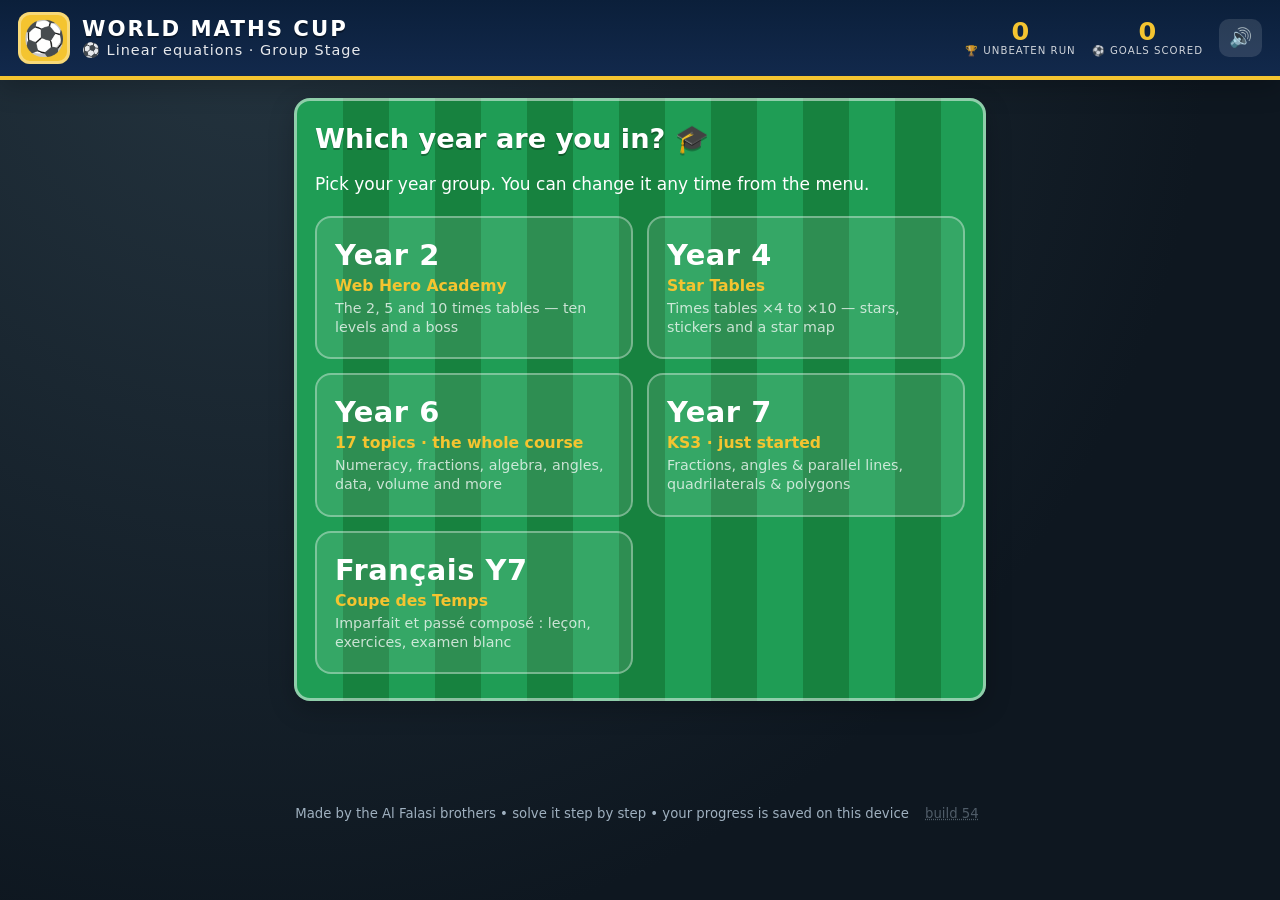
<file: index.html>
<!DOCTYPE html>
<html lang="en">
<head>
  <meta charset="UTF-8" />
  <meta name="viewport" content="width=device-width, initial-scale=1.0, maximum-scale=1.0, user-scalable=no, viewport-fit=cover" />
  <title>World Maths Cup ⚽</title>
  <!-- Keep this page out of search engines: reachable only if you have the link. -->
  <meta name="robots" content="noindex, nofollow" />

  <!-- Installable offline app (works with no internet once added to the Home Screen) -->
  <link rel="manifest" href="manifest.json" />
  <meta name="theme-color" content="#1f9d55" />
  <meta name="apple-mobile-web-app-capable" content="yes" />
  <meta name="mobile-web-app-capable" content="yes" />
  <meta name="apple-mobile-web-app-status-bar-style" content="black-translucent" />
  <meta name="apple-mobile-web-app-title" content="Maths Cup" />
  <link rel="apple-touch-icon" href="icon-180.png" />

  <link rel="stylesheet" href="src/styles.css?v=54" />
</head>
<body>
  <!-- If any script fails (a silent failure looks exactly like "tapping does nothing"),
       show the reason on screen instead of failing quietly. -->
  <div id="errBar"></div>
  <!-- Shown only when the server has a newer build than the one running here. -->
  <div id="updateBar" class="hidden">
    <span id="updateMsg"></span>
    <button id="updateBtn" class="btn btn-primary">Update now</button>
    <button id="updateLater" class="chip-btn" title="Dismiss">✕</button>
  </div>
  <script>
    window.addEventListener('error', function (e) {
      var bar = document.getElementById('errBar');
      if (!bar) return;
      var where = (e.filename || '').split('/').pop().split('?')[0];
      bar.textContent = '⚠︎ ' + (e.message || 'error') + (where ? '  [' + where + ':' + (e.lineno || '?') + ']' : '');
      bar.style.display = 'block';
    });
    window.addEventListener('unhandledrejection', function (e) {
      var bar = document.getElementById('errBar');
      if (!bar) return;
      bar.textContent = '⚠︎ ' + ((e.reason && e.reason.message) || e.reason);
      bar.style.display = 'block';
    });
  </script>

  <canvas id="confettiCanvas"></canvas>

  <!-- Stadium scoreboard header -->
  <header class="scoreboard">
    <div class="board-left">
      <button id="homeBtn" class="board-home" title="Back to the menu" aria-label="Back to the menu">
        <span class="crest">⚽</span>
        <span class="board-title">
          <span class="h1-like">WORLD MATHS CUP</span>
          <span class="round-line"><span id="roundBadge">⚽</span> <span id="roundName">Group Stage</span></span>
        </span>
      </button>
    </div>
    <div class="board-right">
      <div class="stat"><div class="stat-num" id="streakNum">0</div><div class="stat-lbl">🏆 unbeaten run</div></div>
      <div class="stat"><div class="stat-num" id="goalsNum">0</div><div class="stat-lbl">⚽ goals scored</div></div>
      <button id="muteBtn" class="chip-btn" title="Sound on/off">🔊</button>
    </div>
  </header>

  <main>
    <!-- YEAR SCREEN — the first thing you see -->
    <section id="yearScreen" class="pitch card">
      <h2 class="kick-title">Which year are you in? 🎓</h2>
      <p class="lead">Pick your year group. You can change it any time from the menu.</p>
      <div class="year-grid">
        <button class="year-card" data-year="2">
          <span class="year-num">Year 2</span>
          <span class="year-sub">Web Hero Academy</span>
          <span class="year-note">The 2, 5 and 10 times tables — ten levels and a boss</span>
        </button>
        <button class="year-card" data-year="4">
          <span class="year-num">Year 4</span>
          <span class="year-sub">Star Tables</span>
          <span class="year-note">Times tables ×4 to ×10 — stars, stickers and a star map</span>
        </button>
        <button class="year-card" data-year="6">
          <span class="year-num">Year 6</span>
          <span class="year-sub">17 topics · the whole course</span>
          <span class="year-note">Numeracy, fractions, algebra, angles, data, volume and more</span>
        </button>
        <button class="year-card" data-year="7">
          <span class="year-num">Year 7</span>
          <span class="year-sub">KS3 · just started</span>
          <span class="year-note">Fractions, angles &amp; parallel lines, quadrilaterals &amp; polygons</span>
        </button>
        <a class="year-card" href="examen-de-francais/" style="text-decoration:none;color:inherit">
          <span class="year-num">Français Y7</span>
          <span class="year-sub">Coupe des Temps</span>
          <span class="year-note">Imparfait et passé composé : leçon, exercices, examen blanc</span>
        </a>
      </div>
    </section>

    <!-- START SCREEN (menu tree) -->
    <section id="startScreen" class="pitch card hidden">
      <h2 class="kick-title">Ready for kick-off? ⚽</h2>
      <p class="lead">Choose what to practise, then play a match of <strong>10</strong>.
        Every answer is checked step by step, with hints and the "long way" if you're stuck.</p>

      <div class="menu-block">
        <h3>① Pick a topic</h3>
        <div id="subjectGrid" class="subject-grid"></div>
      </div>

      <div class="menu-block">
        <h3>② Pick a level</h3>
        <div id="levelRow" class="level-row"></div>
      </div>

      <!-- Computing only: the mastery meter, mirroring the revision poster -->
      <div id="masteryPanel" class="menu-block mastery hidden"></div>

      <details class="team-picker">
        <summary>③ Your team &amp; colours (optional)</summary>
        <div class="picker-row">
          <label>Team name <input id="teamName" type="text" maxlength="16" placeholder="Lions FC" /></label>
          <label>Colour 1 <input id="teamC1" type="color" value="#f4c430" /></label>
          <label>Colour 2 <input id="teamC2" type="color" value="#1f9d55" /></label>
        </div>
      </details>

      <button id="kickoffBtn" class="btn btn-primary big">KICK OFF ⚽</button>
      <button id="historyBtn" class="btn btn-ghost wide">📈 My scores &amp; history</button>
      <a id="frenchBtn" class="btn btn-ghost wide" href="examen-de-francais/" style="display:block;text-align:center;text-decoration:none">🇫🇷 Examen de français · imparfait &amp; passé composé</a>
      <button id="yearBtn" class="btn btn-ghost wide">🎓 <span id="yearBtnLabel">Year 6</span> — change year</button>
    </section>

    <!-- HISTORY SCREEN -->
    <section id="historyScreen" class="pitch card hidden">
      <h2 class="kick-title">Scores &amp; history 📈</h2>
      <div id="historyBody"></div>
      <div class="h-actions">
        <button id="emailWeekBtn" class="btn btn-primary">✉️ Email this week home</button>
        <button id="copyBackupBtn" class="btn btn-ghost">📋 Copy backup</button>
        <button id="restoreBtn" class="btn btn-ghost">↩️ Restore from backup</button>
      </div>
      <p class="h-note">Your scores are saved on this iPad only. "Copy backup" puts them on the
        clipboard so you can paste them somewhere safe — handy before switching to a new iPad.</p>
      <button id="historyBackBtn" class="btn btn-ghost wide">← Back to the menu</button>
    </section>

    <!-- GAME SCREEN -->
    <section id="gameScreen" class="hidden">
      <div class="match-dots" id="matchDots"></div>

      <div class="pitch card problem-card">
        <div class="pitch-lines"></div>
        <div id="problemStory" class="story hidden"></div>
        <div class="solve-label">SOLVE</div>
        <div id="problemGiven" class="given-eq">—</div>
        <div id="problemNote" class="given-note hidden"></div>
        <div id="problemDiagram" class="problem-diagram hidden"></div>

        <div class="ball-track">
          <div class="goal-post">🥅</div>
          <div id="ball" class="ball">⚽</div>
        </div>
      </div>

      <div id="stepsStack" class="steps-stack"></div>

      <div class="active-panel card">
        <div id="stepPrompt" class="step-prompt">—</div>

        <!-- tap cards / number chips live here -->
        <div id="cardTray" class="card-tray"></div>

        <!-- build box (equation / ratio / product building) -->
        <div id="buildRow" class="build-row">
          <input id="lineInput" type="text" autocomplete="off" autocapitalize="off" spellcheck="false"
                 inputmode="text" placeholder="tap the cards above to build your line…" />
          <button id="btnBack" class="mini-btn" title="Remove last">⌫</button>
          <button id="btnClear" class="mini-btn" title="Clear">✕</button>
        </div>

        <div class="check-row">
          <button id="btnCheck" class="btn btn-primary">Check ✓</button>
        </div>

        <div class="btn-row">
          <button id="btnHint" class="btn btn-ghost">Hint 💡</button>
          <button id="btnWhy" class="btn btn-ghost">Why? 🤔</button>
          <button id="btnLong" class="btn btn-ghost">Show the long way</button>
        </div>
        <div id="feedback" class="feedback hidden"></div>
      </div>

      <div class="controls">
        <button id="nextBtn" class="btn btn-primary hidden">Next ▶</button>
        <button id="quitBtn" class="btn btn-ghost">End match</button>
      </div>

      <div id="mascot" class="mascot">⚽<div class="mascot-say" id="mascotSay">Let's go!</div></div>
    </section>
  </main>

  <!-- FULL-TIME SUMMARY -->
  <div id="summaryModal" class="modal hidden">
    <div class="modal-card card">
      <div class="trophy">🏆</div>
      <h2>FULL-TIME WHISTLE!</h2>
      <div id="summaryBody"></div>
      <button id="playAgainBtn" class="btn btn-primary big">Play another match ⚽</button>
    </div>
  </div>

  <footer>Made by the Al Falasi brothers • solve it step by step • your progress is saved on this device
    <button id="buildStamp" class="build" title="Tap to check for an update">build 54</button></footer>

  <script src="src/fraction.js?v=54"></script>
  <script src="src/mathfmt.js?v=54"></script>
  <script src="src/unaided.js?v=54"></script>
  <script src="src/format.js?v=54"></script>
  <script src="src/parser.js?v=54"></script>
  <script src="src/numbers.js?v=54"></script>
  <script src="src/explanations.js?v=54"></script>
  <script src="src/figures.js?v=54"></script>
  <script src="src/steps.js?v=54"></script>
  <script src="src/topics.js?v=54"></script>
  <script src="src/topics2.js?v=54"></script>
  <script src="src/topics3.js?v=54"></script>
  <script src="src/topics4.js?v=54"></script>
  <script src="src/topics5.js?v=54"></script>
  <script src="src/primes.js?v=54"></script>
  <script src="src/coords.js?v=54"></script>
  <script src="src/history.js?v=54"></script>
  <script src="src/numeracy1.js?v=54"></script>
  <script src="src/algebra1.js?v=54"></script>
  <script src="src/curriculum1.js?v=54"></script>
  <script src="src/curriculum2.js?v=54"></script>
  <script src="src/year7.js?v=54"></script>
  <script src="src/computing7.js?v=54"></script>
  <script src="src/geometry7.js?v=54"></script>
  <script src="src/harder.js?v=54"></script>
  <script src="src/harder2.js?v=54"></script>
  <script src="src/bidmas.js?v=54"></script>
  <script src="src/solving.js?v=54"></script>
  <script src="src/problems.js?v=54"></script>
  <script src="src/app.js?v=54"></script>

  <!-- Register the offline worker so the app keeps working with no internet -->
  <script>
    if ('serviceWorker' in navigator) {
      window.addEventListener('load', function () {
        navigator.serviceWorker.register('sw.js').catch(function () { /* offline still fine after first load */ });
      });
    }
  </script>
</body>
</html>
</file>
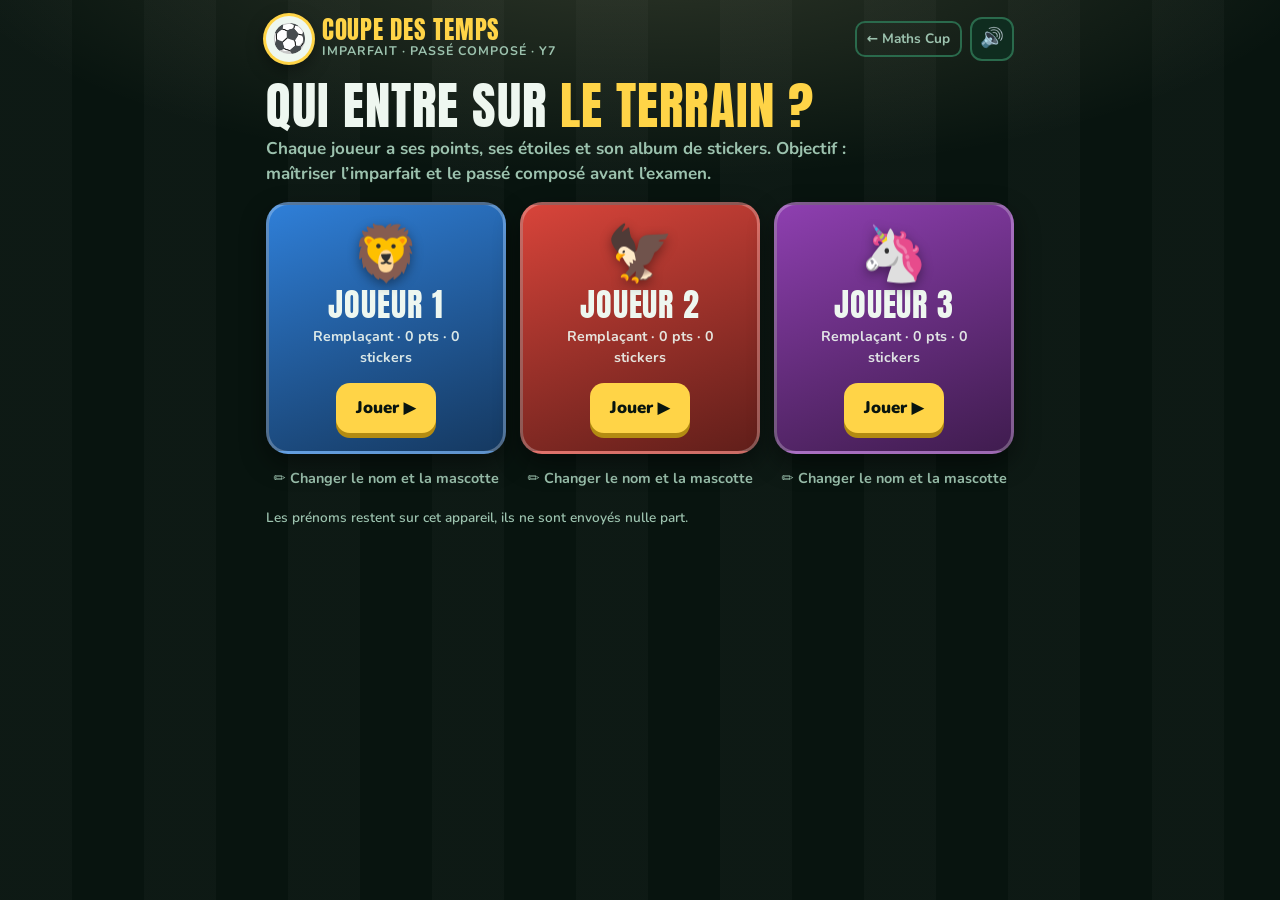
<file: examen-de-francais/index.html>
<!doctype html>
<html lang="fr">
<head>
<meta charset="utf-8">
<meta name="viewport" content="width=device-width, initial-scale=1, viewport-fit=cover">
<title>Coupe des Temps</title>
<meta name="claude:viewport-fit-sides" content="cover">
<meta name="robots" content="noindex, nofollow">
<meta name="apple-mobile-web-app-capable" content="yes">
<meta name="apple-mobile-web-app-title" content="Coupe des Temps">
<link rel="apple-touch-icon" href="../icon-180.png">
<link rel="preconnect" href="https://fonts.googleapis.com">
<link rel="stylesheet" href="https://fonts.googleapis.com/css2?family=Anton&family=Nunito:wght@600;700;800;900&display=swap">
<style>
/* Night match under the floodlights: one column, a scoreboard header, pitch-green cards.
   Blue = imparfait, red = passé composé, orange = être: the same colours as the class sheet. */
:root{
  --night:#08140F; --turf:#0F2C1F; --turf2:#16402D; --edge:#2A6A4C; --chalk:#EEF7F0; --muted:#9CC2AE;
  --imp:#58AEFF; --imp-bg:rgba(88,174,255,.15); --pc:#FF6157; --pc-bg:rgba(255,97,87,.15);
  --etre:#FFA640; --gold:#FFD447; --good:#3EE08A; --good-bg:rgba(62,224,138,.16); --bad:#FF6157; --near:#FFB547;
  --ink:#08140F;
  --display:"Anton","Impact","Arial Narrow Bold",sans-serif;
  --body:"Nunito",ui-rounded,"Segoe UI",system-ui,sans-serif;
  color-scheme:dark;
}
*{box-sizing:border-box}
[hidden]{display:none!important}
html,body{min-height:100%}
body{margin:0;color:var(--chalk);font-family:var(--body);font-weight:700;font-size:17px;line-height:1.45;-webkit-tap-highlight-color:transparent;
  background:radial-gradient(90% 45% at 50% -8%,rgba(255,240,180,.16),transparent 62%),repeating-linear-gradient(90deg,rgba(255,255,255,.022) 0 72px,transparent 72px 144px),var(--night);
  background-color:var(--night);background-attachment:fixed}
#app{max-width:780px;margin:0 auto;padding-left:max(16px,env(safe-area-inset-left,0px));padding-right:max(16px,env(safe-area-inset-right,0px));padding-block:12px 56px}
button{font:inherit;color:inherit;cursor:pointer;border:0;background:none}
button:focus-visible,input:focus-visible,a:focus-visible{outline:3px solid var(--gold);outline-offset:3px}
h1,h2,h3{font-family:var(--display);font-weight:400;letter-spacing:.02em;text-wrap:balance;margin:0}
b{font-weight:900}

/* header */
.top{display:flex;align-items:center;gap:10px;margin-bottom:14px}
.crest{display:flex;align-items:center;gap:10px;text-align:left;padding:4px 6px 4px 0}
.crest-ball{display:grid;place-items:center;width:46px;height:46px;border-radius:50%;background:var(--chalk);font-size:28px;box-shadow:0 0 0 3px var(--gold),0 6px 18px rgba(0,0,0,.5)}
.crest b{display:block;font-family:var(--display);font-weight:400;font-size:1.55rem;line-height:1;letter-spacing:.03em;color:var(--gold);text-transform:uppercase}
.crest small{display:block;color:var(--muted);font-size:.78rem;letter-spacing:.08em;text-transform:uppercase}
.top-right{margin-left:auto;display:flex;gap:8px;align-items:center}
.icon-btn{width:44px;height:44px;border-radius:12px;background:var(--turf);border:2px solid var(--edge);font-size:1.2rem;display:grid;place-items:center}
.back{color:var(--muted);text-decoration:none;font-size:.85rem;border:2px solid var(--edge);border-radius:10px;padding:6px 10px;white-space:nowrap}

/* generic */
.btn{display:inline-flex;align-items:center;justify-content:center;gap:8px;background:var(--gold);color:var(--ink);border-radius:14px;padding:13px 20px;font-weight:900;font-size:1.05rem;box-shadow:0 5px 0 #B38B12;transition:transform .08s,box-shadow .08s;text-decoration:none}
.btn:active{transform:translateY(4px);box-shadow:0 1px 0 #B38B12}
.btn.ghost{background:var(--turf);color:var(--chalk);box-shadow:0 5px 0 #04100A;border:2px solid var(--edge)}
.btn.sm{padding:8px 12px;font-size:.88rem;border-radius:11px}
.btn[disabled]{opacity:.5;cursor:default}
.lead{color:var(--muted);margin:6px 0 16px;max-width:60ch}
.note{color:var(--muted);font-size:.85rem;font-weight:600}
.sec{font-size:1.5rem;color:var(--chalk);margin:22px 0 10px;text-transform:uppercase;letter-spacing:.04em}
.card{background:linear-gradient(180deg,var(--turf2),var(--turf));border:2px solid var(--edge);border-radius:20px;padding:18px}
.toast{position:fixed;left:50%;bottom:calc(24px + env(safe-area-inset-bottom,0px));transform:translateX(-50%);background:var(--gold);color:var(--ink);font-weight:900;padding:12px 18px;border-radius:14px;z-index:50;box-shadow:0 10px 30px rgba(0,0,0,.5);max-width:calc(100% - 32px);text-align:center}

/* players */
.hero-title{font-size:clamp(2.1rem,7vw,3.2rem);line-height:1;color:var(--chalk);text-transform:uppercase}
.hero-title span{color:var(--gold)}
.jerseys{display:grid;grid-template-columns:repeat(auto-fit,minmax(200px,1fr));gap:14px}
.jersey{display:flex;flex-direction:column;gap:8px}
.jersey-main{position:relative;display:flex;flex-direction:column;align-items:center;gap:6px;padding:22px 16px 18px;border-radius:22px;background:linear-gradient(160deg,var(--c),color-mix(in srgb,var(--c) 45%,#000));border:3px solid rgba(255,255,255,.25);box-shadow:0 10px 26px rgba(0,0,0,.45);text-align:center}
.j-av{font-size:3.4rem;line-height:1;filter:drop-shadow(0 4px 6px rgba(0,0,0,.4))}
.j-name{font-family:var(--display);font-weight:400;font-size:2rem;letter-spacing:.03em;text-transform:uppercase;line-height:1.05;word-break:break-word}
.jersey-main small{opacity:.9}
.jersey-main .btn{margin-top:8px}
.j-edit{color:var(--muted);font-size:.9rem;padding:6px}
.edit-box{margin-top:16px}
.edit-box input{width:100%;font:inherit;font-size:1.2rem;padding:12px 14px;border-radius:12px;border:2px solid var(--edge);background:var(--night);color:var(--chalk)}
.avatars{display:flex;flex-wrap:wrap;gap:8px;margin:12px 0}
.avatars button{width:52px;height:52px;border-radius:14px;background:var(--night);border:2px solid var(--edge);font-size:1.8rem}
.avatars button.on{border-color:var(--gold);box-shadow:0 0 0 3px rgba(255,212,71,.3)}

/* home */
.player-bar{display:flex;align-items:center;gap:12px;flex-wrap:wrap}
.avatar{display:grid;place-items:center;width:54px;height:54px;border-radius:16px;background:var(--c);font-size:2rem;flex:none;border:2px solid rgba(255,255,255,.3)}
.pb-txt{min-width:0;flex:1}
.pb-txt b{display:block;font-family:var(--display);font-weight:400;font-size:1.6rem;letter-spacing:.03em;line-height:1.05;text-transform:uppercase;word-break:break-word}
.pb-txt small{color:var(--muted)}
.countdown{margin-top:14px;display:flex;align-items:center;gap:10px;padding:10px 14px;border-radius:14px;background:var(--pc-bg);border:2px dashed var(--pc);font-size:.95rem}
.countdown b{font-family:var(--display);font-weight:400;font-size:1.5rem;color:var(--pc);letter-spacing:.03em}
.path{list-style:none;margin:0;padding:0;display:flex;flex-direction:column;gap:10px;position:relative}
.path::before{content:"";position:absolute;left:27px;top:20px;bottom:20px;border-left:3px dashed rgba(238,247,240,.25)}
.lvl{position:relative;width:100%;display:flex;align-items:center;gap:12px;text-align:left;padding:12px 14px 12px 10px;border-radius:18px;background:linear-gradient(180deg,var(--turf2),var(--turf));border:2px solid var(--edge)}
.lvl-n{flex:none;display:grid;place-items:center;width:36px;height:36px;border-radius:50%;background:var(--night);border:3px solid var(--chalk);font-family:var(--display);font-size:1.15rem;z-index:1}
.lvl-ic{font-size:1.7rem;flex:none}
.lvl-txt{min-width:0;flex:1}
.lvl-txt b{display:block;font-size:1.05rem;line-height:1.2}
.lvl-txt small{display:block;color:var(--muted);font-size:.85rem;font-weight:600}
.lvl-st{flex:none;color:var(--gold);letter-spacing:1px;font-size:1.05rem}
.lvl.next{border-color:var(--gold);box-shadow:0 0 0 4px rgba(255,212,71,.2)}
.lvl.next::after{content:"À toi !";position:absolute;top:-10px;right:12px;background:var(--gold);color:var(--ink);font-size:.72rem;font-weight:900;padding:2px 8px;border-radius:999px;text-transform:uppercase;letter-spacing:.06em}
.lvl.exam{background:linear-gradient(180deg,#3A2410,#22160A);border-color:var(--etre)}
.home-foot{display:flex;gap:10px;flex-wrap:wrap;margin-top:18px}
.board{margin-top:18px}
.board h3{font-size:1.2rem;letter-spacing:.05em;text-transform:uppercase;color:var(--muted);margin-bottom:8px}
.board-row{display:flex;align-items:center;gap:10px;padding:8px 0;border-top:1px solid rgba(238,247,240,.1);font-variant-numeric:tabular-nums}
.board-row .avatar{width:38px;height:38px;font-size:1.3rem;border-radius:11px}
.board-row .nm{flex:1;min-width:0;overflow:hidden;text-overflow:ellipsis;white-space:nowrap}
.board-row .pt{font-family:var(--display);font-size:1.3rem;color:var(--gold)}

/* play */
.play-top{display:flex;align-items:center;gap:10px;margin-bottom:10px}
.ptitle{flex:1;min-width:0}
.ptitle b{display:block;font-family:var(--display);font-weight:400;font-size:1.3rem;letter-spacing:.03em;text-transform:uppercase;line-height:1.1}
.ptitle small{color:var(--muted);font-size:.82rem}
.scoreboard{display:flex;gap:6px;font-variant-numeric:tabular-nums}
.sb{background:#020805;border:2px solid #24443A;border-radius:10px;padding:4px 10px;text-align:center;min-width:58px}
.sb b{display:block;font-family:var(--display);font-weight:400;font-size:1.35rem;color:var(--gold);line-height:1.1}
.sb small{font-size:.62rem;letter-spacing:.1em;text-transform:uppercase;color:var(--muted)}
.quit-bar{display:flex;align-items:center;gap:8px;flex-wrap:wrap;background:var(--pc-bg);border:2px solid var(--pc);border-radius:14px;padding:10px 12px;margin-bottom:10px}
.dots{display:flex;gap:5px;margin-bottom:10px}
.dots span{flex:1;height:8px;border-radius:99px;background:rgba(238,247,240,.15)}
.dots span.cur{background:var(--chalk)}
.dots span.w{background:var(--good)} .dots span.d{background:var(--near)} .dots span.l{background:var(--bad)}
.pitch{position:relative;height:66px;border-radius:16px;overflow:hidden;border:2px solid var(--edge);margin-bottom:12px;
  background:repeating-linear-gradient(90deg,#123D2A 0 44px,#17492F 44px 88px)}
.pitch::before{content:"";position:absolute;left:50%;top:-30px;bottom:-30px;border-left:2px solid rgba(255,255,255,.35)}
.pitch::after{content:"";position:absolute;left:calc(50% - 26px);top:7px;width:52px;height:52px;border:2px solid rgba(255,255,255,.35);border-radius:50%}
.goal{position:absolute;right:8px;top:9px;bottom:9px;width:36px;border:3px solid #fff;border-right:0;border-radius:4px 0 0 4px;background:repeating-linear-gradient(45deg,rgba(255,255,255,.28) 0 2px,transparent 2px 7px),repeating-linear-gradient(-45deg,rgba(255,255,255,.28) 0 2px,transparent 2px 7px);z-index:1}
.keeper{position:absolute;left:4px;top:50%;transform:translateY(-50%);font-size:22px}
.ball{position:absolute;left:var(--x,14px);top:50%;transform:translateY(-50%);font-size:26px;z-index:2;transition:left .6s ease}
.pitch.shoot .ball{animation:shoot .55s ease-in forwards}
.pitch.shoot .goal{animation:net .5s .5s}
.pitch.save .keeper{animation:dive .45s forwards}
.pitch.save .ball{animation:blocked .7s ease-out forwards}
@keyframes shoot{to{left:calc(100% - 40px);transform:translateY(-50%) rotate(720deg)}}
@keyframes net{30%{transform:scaleX(1.25)}60%{transform:scaleX(.92)}}
@keyframes dive{to{transform:translate(-18px,-50%) rotate(-35deg) scale(1.3)}}
@keyframes blocked{55%{left:calc(100% - 70px)}100%{left:calc(100% - 150px);transform:translateY(-50%) rotate(-360deg)}}
.qcard{background:linear-gradient(180deg,var(--turf2),var(--turf));border:2px solid var(--edge);border-radius:20px;padding:18px}
.ex-title{display:inline-block;padding:6px 12px;border-radius:8px;font-weight:900;font-size:.95rem;margin-bottom:12px;background:var(--tag,#2E9E4F);color:#fff}
.q-ask{color:var(--muted);font-size:.9rem;text-transform:uppercase;letter-spacing:.08em;margin-bottom:8px}
.q-prompt{font-size:1.35rem;line-height:1.4;margin-bottom:16px}
.q-prompt .big-verb{font-family:var(--display);font-weight:400;font-size:3rem;letter-spacing:.02em;line-height:1;color:var(--chalk);margin:4px 0 6px}
.gap{display:inline-block;min-width:3.5em;border-bottom:3px solid var(--gold);color:var(--gold);text-align:center}
.inf{color:var(--muted);font-style:italic;font-weight:700}
.opts{display:grid;grid-template-columns:repeat(2,minmax(0,1fr));gap:10px}
.opt{padding:16px 12px;border-radius:14px;background:var(--night);border:2px solid var(--edge);font-size:1.2rem;font-weight:900;min-height:60px}
.opt:hover{border-color:var(--chalk)}
.opt.right{background:var(--good-bg);border-color:var(--good);color:var(--good)}
.opt.wrong{background:var(--pc-bg);border-color:var(--bad);color:var(--bad)}
.opts.goals .opt{min-height:110px;font-family:var(--display);font-weight:400;font-size:2rem;letter-spacing:.04em;position:relative;border-width:3px;border-style:solid;
  background:repeating-linear-gradient(45deg,rgba(255,255,255,.06) 0 2px,transparent 2px 9px),var(--night)}
.opts.goals .opt.etre{border-color:var(--etre);color:var(--etre)}
.opts.goals .opt.avoir{border-color:var(--pc);color:var(--pc)}
.opts.goals .opt.timp{border-color:var(--imp);color:var(--imp);font-size:1.6rem}
.opts.goals .opt.tpc{border-color:var(--pc);color:var(--pc);font-size:1.6rem}
.opts.reasons{grid-template-columns:1fr}
.opts.reasons .opt{font-size:1.02rem;text-align:left;min-height:52px}
.opts.goals .opt small{display:block;font-family:var(--body);font-size:.8rem;letter-spacing:0;color:var(--muted)}
.opts.goals .opt.right{background:var(--good-bg);border-color:var(--good);color:var(--good)}
.opts.goals .opt.wrong{background:var(--pc-bg)}
.lines{display:flex;flex-direction:column;gap:14px;margin-bottom:14px}
.line{margin:0;font-size:1.18rem;line-height:2.15}
.line .num{display:inline-block;width:1.6em;color:var(--muted)}
.pick{display:inline-flex;gap:4px;padding:2px 4px;border-radius:12px;background:rgba(0,0,0,.25);vertical-align:middle;flex-wrap:wrap;line-height:1.3}
.chip{padding:5px 10px;border-radius:9px;border:2px solid var(--edge);background:var(--night);font-weight:800;font-size:1.02rem}
.chip.on{border-color:var(--gold);background:rgba(255,212,71,.16);color:var(--gold)}
.chip.right{border-color:var(--good);background:var(--good-bg);color:var(--good)}
.chip.wrong{border-color:var(--bad);background:var(--pc-bg);color:var(--bad);text-decoration:line-through}
.typed{display:inline-flex;align-items:baseline;gap:6px;flex-wrap:wrap}
.blank{font:inherit;font-size:1.1rem;font-weight:800;color:var(--chalk);background:var(--night);border:0;border-bottom:3px solid var(--gold);border-radius:8px 8px 0 0;padding:4px 8px;max-width:100%;min-width:5ch}
.blank.right{border-bottom-color:var(--good);color:var(--good);background:var(--good-bg)}
.blank.wrong{border-bottom-color:var(--bad);color:var(--bad);background:var(--pc-bg);text-decoration:line-through}
.blank.near{border-bottom-color:var(--near);background:rgba(255,181,71,.15)}
.fix{color:var(--good);font-weight:900}
.accent-bar{display:flex;flex-wrap:wrap;gap:6px;margin:4px 0 14px}
.accent-bar button{min-width:44px;height:44px;border-radius:10px;background:var(--night);border:2px solid var(--edge);font-size:1.15rem;font-weight:800}
.q-actions{display:flex;gap:10px;flex-wrap:wrap;align-items:center}
.hint{margin-top:12px;padding:10px 14px;border-radius:12px;background:var(--imp-bg);border:2px solid var(--imp);font-size:.98rem}
.feedback{margin-top:12px;border-radius:20px;padding:16px 18px;border:3px solid var(--good);background:var(--good-bg)}
.feedback.bad{border-color:var(--bad);background:var(--pc-bg)}
.feedback.mid{border-color:var(--near);background:rgba(255,181,71,.13)}
.fb-title{font-family:var(--display);font-weight:400;font-size:2rem;letter-spacing:.03em;line-height:1.05;text-transform:uppercase}
.feedback .fb-title{color:var(--good)} .feedback.bad .fb-title{color:var(--bad)} .feedback.mid .fb-title{color:var(--near)}
.fb-pts{font-family:var(--display);font-weight:400;color:var(--gold);font-size:1.3rem;margin-left:8px}
.fb-list{margin:10px 0 14px;padding:0;list-style:none;display:flex;flex-direction:column;gap:8px}
.fb-list li{background:rgba(0,0,0,.25);border-radius:12px;padding:10px 12px;font-weight:600;line-height:1.45}
.fb-list li b{font-weight:900}
.fb-ans{display:block;margin-bottom:4px;font-weight:800}

/* result */
.result{text-align:center}
.result h2{font-size:clamp(2.2rem,8vw,3.4rem);text-transform:uppercase;color:var(--gold);line-height:1}
.big-stars{font-size:3.4rem;letter-spacing:6px;margin:10px 0}
.big-stars span{display:inline-block;filter:grayscale(1) opacity(.3)}
.big-stars span.on{filter:none;animation:pop .5s backwards}
.big-stars span.on:nth-child(2){animation-delay:.25s} .big-stars span.on:nth-child(3){animation-delay:.5s}
@keyframes pop{0%{transform:scale(0) rotate(-40deg)}70%{transform:scale(1.3)}100%{transform:scale(1)}}
.res-score{font-family:var(--display);font-size:2.6rem;font-variant-numeric:tabular-nums}
.res-sub{color:var(--muted)}
.packs{display:flex;justify-content:center;gap:14px;flex-wrap:wrap;margin:18px 0}
.pack{width:130px;height:170px;perspective:600px}
.pack-in{position:relative;width:100%;height:100%;transition:transform .7s;transform-style:preserve-3d}
.pack.open .pack-in{transform:rotateY(180deg)}
.pack-face{position:absolute;inset:0;border-radius:16px;backface-visibility:hidden;display:flex;flex-direction:column;align-items:center;justify-content:center;gap:6px;padding:10px}
.pack-front{background:linear-gradient(135deg,var(--pc),#7A1E8F 50%,var(--imp));border:3px solid var(--gold);font-family:var(--display);font-size:1.2rem;letter-spacing:.05em;text-transform:uppercase}
.pack-front span{font-size:2.4rem}
.pack-back{transform:rotateY(180deg);background:var(--chalk);color:var(--ink);border:3px solid var(--gold)}
.pack-back .e{font-size:3.4rem;line-height:1}
.pack-back b{font-size:.95rem;line-height:1.15}
.pack-back small{font-size:.72rem;color:#3B5A4A;font-weight:700}
.res-actions{display:flex;gap:10px;justify-content:center;flex-wrap:wrap;margin-top:16px}

/* album */
.album-grid{display:grid;grid-template-columns:repeat(auto-fill,minmax(104px,1fr));gap:10px}
.stk{aspect-ratio:3/4;max-width:100%;border-radius:14px;background:var(--chalk);color:var(--ink);display:flex;flex-direction:column;align-items:center;justify-content:center;gap:4px;padding:8px;text-align:center;border:3px solid var(--gold);box-shadow:0 6px 14px rgba(0,0,0,.35)}
.stk .e{font-size:2.4rem;line-height:1}
.stk b{font-size:.82rem;line-height:1.1}
.stk small{font-size:.66rem;color:#3B5A4A;font-weight:700;line-height:1.1}
.stk.empty{background:transparent;border:2px dashed rgba(238,247,240,.25);color:var(--muted);box-shadow:none}
.stk.empty .e{opacity:.35}

/* lesson */
.lesson-nav{display:flex;align-items:center;gap:10px;margin-top:16px;flex-wrap:wrap}
.lesson-dots{display:flex;gap:6px;flex:1;justify-content:center}
.lesson-dots span{width:10px;height:10px;border-radius:50%;background:rgba(238,247,240,.2)}
.lesson-dots span.on{background:var(--gold)}
.slide h2{font-size:clamp(1.8rem,6vw,2.4rem);text-transform:uppercase;margin-bottom:8px}
.slide p{margin:8px 0;max-width:62ch}
.two{display:grid;grid-template-columns:repeat(auto-fit,minmax(230px,1fr));gap:12px;margin:12px 0}
.tense{border-radius:16px;padding:14px;border:2px solid}
.tense.i{border-color:var(--imp);background:var(--imp-bg)}
.tense.p{border-color:var(--pc);background:var(--pc-bg)}
.tense h3{font-size:1.5rem;text-transform:uppercase}
.tense.i h3{color:var(--imp)} .tense.p h3{color:var(--pc)}
.tense .role{font-weight:900;font-size:1.05rem}
.tense em{display:block;margin-top:6px;font-weight:800}
.ci{color:var(--imp);font-weight:900} .cp{color:var(--pc);font-weight:900} .ce{color:var(--etre);font-weight:900}
.timeline{width:100%;height:auto;max-width:100%;display:block;margin:8px 0}
.story{font-size:1.25rem;line-height:2.1;background:rgba(0,0,0,.22);border-radius:14px;padding:12px 14px}
.vb{border-bottom:3px dotted var(--gold);padding:0 3px;border-radius:6px;font-weight:900}
.vb.i{background:var(--imp-bg);color:var(--imp);border-bottom:3px solid var(--imp)}
.vb.p{background:var(--pc-bg);color:var(--pc);border-bottom:3px solid var(--pc)}
.vb sup{font-size:.62rem;text-transform:uppercase;letter-spacing:.06em;margin-left:2px}
.sorter{display:flex;flex-wrap:wrap;gap:8px;margin:12px 0}
.zones{display:grid;grid-template-columns:1fr 1fr;gap:10px}
.zone{min-height:120px;border-radius:16px;padding:10px;border:3px dashed;text-align:left;display:flex;flex-direction:column;gap:6px;align-items:flex-start}
.zone.i{border-color:var(--imp);background:var(--imp-bg)} .zone.p{border-color:var(--pc);background:var(--pc-bg)}
.zone h3{font-size:1.1rem;text-transform:uppercase}
.zone.i h3{color:var(--imp)} .zone.p h3{color:var(--pc)}
.zone .chip{font-size:.9rem}
.shake{animation:shake .35s}
@keyframes shake{25%{transform:translateX(-6px)}75%{transform:translateX(6px)}}
.builder{display:flex;flex-direction:column;gap:10px}
.row-chips{display:flex;flex-wrap:wrap;gap:6px}
.steps{display:grid;gap:8px;margin-top:6px}
.step{display:flex;align-items:center;gap:10px;background:rgba(0,0,0,.22);border-radius:12px;padding:10px 12px;font-size:1.12rem}
.step .k{flex:none;display:grid;place-items:center;width:28px;height:28px;border-radius:50%;background:var(--imp);color:var(--ink);font-weight:900;font-size:.9rem}
.tbl-wrap{overflow-x:auto}
table.conj{border-collapse:separate;border-spacing:0;width:100%;font-size:1.02rem;margin:8px 0}
table.conj th,table.conj td{padding:7px 10px;text-align:left;border-bottom:1px solid rgba(238,247,240,.12)}
table.conj th{font-size:.8rem;letter-spacing:.08em;text-transform:uppercase;color:var(--muted)}
.box{border-radius:14px;padding:10px 14px;margin:8px 0;background:rgba(0,0,0,.22);font-weight:700}
.house{display:grid;grid-template-columns:repeat(auto-fill,minmax(130px,1fr));gap:8px;margin:12px 0}
.flip{min-height:74px;border-radius:14px;border:2px solid var(--etre);background:rgba(255,166,64,.12);padding:8px;font-weight:900;font-size:1.05rem;display:flex;flex-direction:column;align-items:center;justify-content:center;text-align:center}
.flip small{font-weight:700;color:var(--etre);font-size:.9rem}
.flip.open{background:var(--etre);color:var(--ink)} .flip.open small{color:var(--ink)}
.acc-out{font-size:1.6rem;margin:10px 0;padding:12px 14px;border-radius:14px;background:rgba(0,0,0,.25)}
.acc-out .end{color:var(--etre);font-weight:900;text-decoration:underline}
.checklist{list-style:none;padding:0;margin:10px 0;display:flex;flex-direction:column;gap:8px}
.checklist li{display:flex;gap:10px;align-items:flex-start;background:rgba(0,0,0,.22);border-radius:12px;padding:10px 12px}

.tabs{display:flex;gap:8px;margin-top:16px}
.tab{flex:1;padding:10px;border-radius:14px;border:2px solid var(--edge);background:var(--turf);font-weight:900;font-size:1rem;line-height:1.2}
.tab small{display:block;font-weight:700;font-size:.78rem;opacity:.85}
.tab.on{background:var(--gold);color:var(--ink);border-color:var(--gold)}
.lv-head{font-family:var(--display);color:var(--muted);letter-spacing:.06em;text-transform:uppercase;margin:10px 0 0 64px;font-size:1.05rem}
.passage{background:rgba(0,0,0,.24);border-radius:14px;padding:10px 14px;margin-bottom:14px;border:1px solid rgba(238,247,240,.12)}
.passage summary{cursor:pointer;font-weight:900;font-size:1.05rem}
.passage summary small{font-weight:600;color:var(--muted);font-size:.78rem}
.read{font-size:1.06rem;line-height:1.7;margin:10px 0;font-weight:600;max-width:68ch}
.read-tools{display:flex;gap:8px;flex-wrap:wrap}
.gloss{margin-top:8px;color:var(--gold);font-size:.95rem}
.story.find{font-size:1.1rem;line-height:1.95;font-weight:600}
.tok{cursor:pointer;border-radius:5px}
.tok:hover{background:rgba(255,255,255,.08)}
.tok.vi{background:var(--imp-bg);color:var(--imp);font-weight:900;box-shadow:inset 0 -3px 0 var(--imp)}
.tok.vp{background:var(--pc-bg);color:var(--pc);font-weight:900;box-shadow:inset 0 -3px 0 var(--pc)}
.tok.reveal{outline:2px dashed currentColor;outline-offset:1px}
.tok.miss{background:rgba(255,97,87,.35)}
.open-ans,#writeBox{width:100%;font:inherit;font-size:1.08rem;font-weight:700;color:var(--chalk);background:var(--night);border:2px solid var(--edge);border-radius:12px;padding:10px 12px;resize:vertical;line-height:1.5;margin-bottom:8px}
.open-ans:focus,#writeBox:focus{border-color:var(--gold);outline:none}
.selfcheck{margin-top:12px;padding:12px 14px;border-radius:14px;border:2px dashed var(--near);background:rgba(255,181,71,.08)}
.w-prompt{margin:10px 0;font-size:1.05rem}
.preview{min-height:3em;padding:12px 14px;border-radius:12px;background:rgba(0,0,0,.25);line-height:1.8;font-weight:600;white-space:pre-wrap;margin:6px 0 10px}
.preview .vi,.hint .vi{color:var(--imp);font-weight:900;background:var(--imp-bg);border-radius:4px}
.preview .vp,.hint .vp{color:var(--pc);font-weight:900;background:var(--pc-bg);border-radius:4px}
.preview .wn{color:var(--etre);font-weight:900;background:rgba(255,166,64,.18);border-radius:4px;box-shadow:inset 0 -2px 0 var(--etre)}
.w-check li{opacity:.75}.w-check li.ok{opacity:1;border:1px solid var(--good)}
#fx{position:fixed;inset:0;pointer-events:none;z-index:60;overflow:hidden}
.cf{position:absolute;top:-20px;width:10px;height:14px;border-radius:2px;animation:fall 1.8s linear forwards}
@keyframes fall{to{transform:translateY(110vh) rotate(720deg)}}
@media (max-width:520px){
  body{font-size:16px}
  .opts{grid-template-columns:1fr 1fr}
  .zones{grid-template-columns:1fr}
  .scoreboard .sb{min-width:50px;padding:3px 7px}
  .line{font-size:1.08rem}
}
@media (prefers-reduced-motion:reduce){
  *,*::before,*::after{animation:none!important;transition:none!important}
}
</style>
</head>
<body>
<div id="app">
  <header class="top">
    <button id="crest" class="crest" type="button" aria-label="Retour au parcours">
      <span class="crest-ball">⚽</span>
      <span><b>Coupe des Temps</b><small>Imparfait · Passé composé · Y7</small></span>
    </button>
    <div class="top-right">
      <a id="backCup" class="back" href="../index.html" hidden>← Maths Cup</a>
      <button id="soundBtn" class="icon-btn" type="button" aria-label="Son">🔊</button>
    </div>
  </header>
  <section id="scr-players" class="screen"></section>
  <section id="scr-home" class="screen" hidden></section>
  <section id="scr-lesson" class="screen" hidden></section>
  <section id="scr-play" class="screen" hidden></section>
  <section id="scr-result" class="screen" hidden></section>
  <section id="scr-album" class="screen" hidden></section>
  <section id="scr-write" class="screen" hidden></section>
</div>
<div id="toast" class="toast" hidden></div>
<div id="fx"></div>

<script id="engine">
/* The conjugation engine and the question banks. No DOM in here, so
   test/test-francais.js can load it in Node and check every answer. */
(function (root) {
  'use strict';
  var END = ['ais', 'ais', 'ait', 'ions', 'iez', 'aient'];
  var AVOIR = ['ai', 'as', 'a', 'avons', 'avez', 'ont'];
  var ETRE = ['suis', 'es', 'est', 'sommes', 'êtes', 'sont'];
  var PL = ['je', 'tu', 'il / elle', 'nous', 'vous', 'ils / elles'];

  // infinitive, "nous" in the present (gives the imparfait stem), participe passé
  var WITH_AVOIR = 'jouer,jouons,joué;regarder,regardons,regardé;marquer,marquons,marqué;gagner,gagnons,gagné;' +
    'tirer,tirons,tiré;passer,passons,passé;chanter,chantons,chanté;siffler,sifflons,sifflé;arrêter,arrêtons,arrêté;' +
    'habiter,habitons,habité;visiter,visitons,visité;crier,crions,crié;briller,brillons,brillé;manger,mangeons,mangé;' +
    'plonger,plongeons,plongé;lancer,lançons,lancé;commencer,commençons,commencé;aboyer,aboyons,aboyé;' +
    'éclater,éclatons,éclaté;nettoyer,nettoyons,nettoyé;traverser,traversons,traversé;neiger,neigeons,neigé;parler,parlons,parlé;' +
    'finir,finissons,fini;choisir,choisissons,choisi;grandir,grandissons,grandi;réussir,réussissons,réussi;' +
    'applaudir,applaudissons,applaudi;avoir,avons,eu;être,sommes,été;faire,faisons,fait;boire,buvons,bu;' +
    'voir,voyons,vu;prendre,prenons,pris;dire,disons,dit;mettre,mettons,mis;lire,lisons,lu;écrire,écrivons,écrit;' +
    'perdre,perdons,perdu;attendre,attendons,attendu;courir,courons,couru;rire,rions,ri;vivre,vivons,vécu;' +
    'offrir,offrons,offert;pouvoir,pouvons,pu;vouloir,voulons,voulu;savoir,savons,su;recevoir,recevons,reçu;' +
    'pleuvoir,pleuvons,plu;tenir,tenons,tenu;remercier,remercions,remercié;donner,donnons,donné;dormir,dormons,dormi;sonner,sonnons,sonné;apporter,apportons,apporté;souffler,soufflons,soufflé;ranger,rangeons,rangé;récupérer,récupérons,récupéré;adorer,adorons,adoré;sauter,sautons,sauté;décider,décidons,décidé;cuisiner,cuisinons,cuisiné;casser,cassons,cassé;ajouter,ajoutons,ajouté;oublier,oublions,oublié;envahir,envahissons,envahi;sourire,sourions,souri;préparer,préparons,préparé;clignoter,clignotons,clignoté;recommencer,recommençons,recommencé;porter,portons,porté;lever,levons,levé;pédaler,pédalons,pédalé;dépasser,dépassons,dépassé;taper,tapons,tapé;allumer,allumons,allumé;raconter,racontons,raconté;mesurer,mesurons,mesuré;poser,posons,posé;toucher,touchons,touché;expliquer,expliquons,expliqué;continuer,continuons,continué;marcher,marchons,marché;trouver,trouvons,trouvé;cesser,cessons,cessé;connaître,connaissons,connu;retentir,retentissons,retenti;proposer,proposons,proposé;trembler,tremblons,tremblé;fermer,fermons,fermé;respirer,respirons,respiré;comprendre,comprenons,compris;accompagner,accompagnons,accompagné;sentir,sentons,senti;acheter,achetons,acheté;remarquer,remarquons,remarqué;éviter,évitons,évité;frapper,frappons,frappé;hurler,hurlons,hurlé;grimper,grimpons,grimpé;agiter,agitons,agité;réparer,réparons,réparé;fouiller,fouillons,fouillé;découvrir,découvrons,découvert;indiquer,indiquons,indiqué;creuser,creusons,creusé;heurter,heurtons,heurté;tricoter,tricotons,tricoté;écouter,écoutons,écouté;défiler,défilons,défilé;organiser,organisons,organisé;répéter,répétons,répété;annoncer,annonçons,annoncé;retrouver,retrouvons,retrouvé;saluer,saluons,salué;lâcher,lâchons,lâché;disparaître,disparaissons,disparu;battre,battons,battu;chercher,cherchons,cherché;appeler,appelons,appelé;entendre,entendons,entendu;serrer,serrons,serré;garder,gardons,gardé;apercevoir,apercevons,aperçu;suivre,suivons,suivi;montrer,montrons,montré;ouvrir,ouvrons,ouvert;abandonner,abandonnons,abandonné;nager,nageons,nagé;danser,dansons,dansé;aimer,aimons,aimé;pleurer,pleurons,pleuré;construire,construisons,construit;rigoler,rigolons,rigolé;rêver,rêvons,rêvé;dessiner,dessinons,dessiné;pêcher,pêchons,pêché;attraper,attrapons,attrapé;installer,installons,installé;présenter,présentons,présenté;vendre,vendons,vendu;ennuyer,ennuyons,ennuyé;promener,promenons,promené;changer,changeons,changé';
  var WITH_ETRE = 'aller,allons,allé;venir,venons,venu;partir,partons,parti;arriver,arrivons,arrivé;' +
    'entrer,entrons,entré;sortir,sortons,sorti;monter,montons,monté;descendre,descendons,descendu;' +
    'tomber,tombons,tombé;rester,restons,resté;naître,naissons,né;mourir,mourons,mort;devenir,devenons,devenu;' +
    'rentrer,rentrons,rentré;revenir,revenons,revenu;remonter,remontons,remonté;retourner,retournons,retourné';
  var V = {};
  function load(list, aux) {
    list.split(';').forEach(function (x) {
      var a = x.split(',');
      V[a[0]] = { inf: a[0], nous: a[1], pp: a[2], aux: aux };
    });
  }
  load(WITH_AVOIR, 'avoir');
  load(WITH_ETRE, 'être');
  var IMPERSONAL = ['pleuvoir', 'neiger'];
  var MAISON = ['aller', 'venir', 'partir', 'arriver', 'entrer', 'sortir', 'monter', 'descendre', 'tomber', 'rester', 'naître', 'mourir', 'devenir'];

  function group(inf) {
    var v = V[inf];
    if (inf === 'aller') return 3;
    if (/er$/.test(inf)) return 1;
    if (/ir$/.test(inf) && /issons$/.test(v.nous)) return 2;
    return 3;
  }
  function radical(inf) { return inf === 'être' ? 'ét' : V[inf].nous.slice(0, -3); }
  function imp(inf, p) {
    var r = radical(inf), e = END[p];
    if (e.charAt(0) === 'i') {
      if (/ge$/.test(r)) r = r.slice(0, -1);              // mangeais but mangions
      else if (/ç$/.test(r)) r = r.slice(0, -1) + 'c';     // lançais but lancions
    }
    return r + e;
  }
  function agree(pp, g, plural) { return pp + (g === 'f' ? 'e' : '') + (plural ? 's' : ''); }
  // every accepted spelling; with être and a subject of unknown gender, both are right
  function pcForms(inf, p, g) {
    var v = V[inf];
    if (v.aux === 'avoir') return [AVOIR[p] + ' ' + v.pp];
    var pl = p >= 3, gs = g ? [g] : ['m', 'f'];
    return gs.map(function (x) { return ETRE[p] + ' ' + agree(v.pp, x, pl); });
  }
  function pcShow(inf, p, g) {
    var v = V[inf];
    if (v.aux === 'avoir' || g) return pcForms(inf, p, g)[0];
    return ETRE[p] + ' ' + v.pp + '(e)' + (p >= 3 ? 's' : '');
  }
  function auxForm(inf, p) { return (V[inf].aux === 'être' ? ETRE : AVOIR)[p]; }

  function explainImp(inf, p) {
    var a = imp(inf, p);
    if (inf === 'être') return 'Être a un radical spécial : <b>ét-</b> + <b>-' + END[p] + '</b> = <b>' + a + '</b>.';
    var r = radical(inf);
    var s = 'nous ' + V[inf].nous + ' → radical <b>' + r + '-</b> + <b>-' + END[p] + '</b> = <b>' + a + '</b>.';
    if (group(inf) === 2) s += ' (2e groupe : on garde le <b>-iss-</b>.)';
    if (/ge$/.test(r) && END[p].charAt(0) === 'i') s += ' (Devant -i, le e disparaît : nous mangions.)';
    if (/ç$/.test(r) && END[p].charAt(0) === 'i') s += ' (Devant -i, le ç redevient c.)';
    return s;
  }
  function explainPc(inf, p, g) {
    var v = V[inf];
    var s = '<b>' + inf + '</b> → auxiliaire <b>' + v.aux + '</b>' + (v.aux === 'être' ? ' (maison d’être)' : '') +
      ' au présent + participe <b>' + v.pp + '</b> = <b>' + pcShow(inf, p, g) + '</b>.';
    if (v.aux === 'être') {
      var pl = p >= 3;
      if (g === 'f' || pl) s += ' Accord avec le sujet : ' + (g === 'f' ? 'féminin → <b>+e</b>' : '') + (g === 'f' && pl ? ', ' : '') + (pl ? 'pluriel → <b>+s</b>' : '') + '.';
      else if (!g) s += ' Si le sujet est une fille, on ajoute <b>-e</b>.';
    }
    return s;
  }

  function blank(inf, t, p, g) {
    if (!V[inf]) throw new Error('verbe inconnu : ' + inf);
    var accepts = t === 'imp' ? [imp(inf, p)] : pcForms(inf, p, g);
    return {
      type: 'type', inf: inf, t: t, p: p, g: g || null, accepts: accepts, hint: inf,
      show: t === 'imp' ? accepts[0] : pcShow(inf, p, g),
      why: t === 'imp' ? explainImp(inf, p) : explainPc(inf, p, g)
    };
  }
  // "Hier, nous {regardions|avons regardé*} un film."  → a two-way choice, * marks the answer
  // "Il {tomber:pc:2:m} dans l'escalier."              → a typed blank: verb, tense, person 0-5, gender
  function parseLine(str, why) {
    var out = [], last = 0, re = /\{([^}]+)\}/g, m;
    while ((m = re.exec(str))) {
      if (m.index > last) out.push(str.slice(last, m.index));
      var inner = m[1];
      if (inner.indexOf('|') >= 0) {
        var raw = inner.split('|');
        var right = raw.filter(function (o) { return /\*$/.test(o); });
        out.push({ type: 'pick', opts: raw.map(function (o) { return o.replace(/\*$/, ''); }),
          correct: right.length === 1 ? right[0].slice(0, -1) : null, why: why || '' });
      } else {
        var a = inner.split(':');
        out.push(blank(a[0], a[1], +a[2], a[3] || null));
      }
      last = re.lastIndex;
    }
    if (last < str.length) out.push(str.slice(last));
    return out;
  }

  function norm(s) {
    return String(s).toLowerCase().replace(/[’‘`´]/g, "'").replace(/\s+/g, ' ').trim().replace(/[.!?]+$/, '').trim();
  }
  function deacc(s) { return s.normalize('NFD').replace(/[̀-ͯ]/g, ''); }
  var PRON = ["j'", 'je ', 'tu ', 'elles ', 'elle ', 'ils ', 'il ', 'on ', 'nous ', 'vous '];
  function stripSubj(s) {
    for (var i = 0; i < PRON.length; i++) {
      if (s.indexOf(PRON[i]) === 0 && s.length > PRON[i].length) return s.slice(PRON[i].length).trim();
    }
    return s;
  }

  // Marks one typed answer. near = right except for accents, which earns a second try.
  function check(given, b) {
    var g = stripSubj(norm(given));
    if (b.accepts.indexOf(g) >= 0) return { ok: true };
    var dg = deacc(g);
    if (b.accepts.some(function (a) { return deacc(a) === dg; })) return { ok: false, near: true, msg: 'Presque ! Regarde bien les accents (é, è, ê, î…).' };
    var msg = '', w = g.split(' ');
    if (b.t === 'aux') {
      var other = b.inf === 'avoir' ? ETRE : AVOIR;
      var same = b.inf === 'avoir' ? AVOIR : ETRE;
      if (other.indexOf(g) >= 0) msg = 'Ça, c’est le verbe <b>' + (b.inf === 'avoir' ? 'être' : 'avoir') + '</b> ! Ici on veut <b>' + b.inf + '</b>.';
      else if (same.indexOf(g) >= 0) msg = 'Bon verbe, mais pas la bonne personne.';
    } else if (b.t === 'imp') {
      var r = radical(b.inf), e = END[b.p];
      if (w.length > 1 && (AVOIR.indexOf(w[0]) >= 0 || ETRE.indexOf(w[0]) >= 0)) msg = 'Ça, c’est du passé composé ! L’imparfait, c’est un seul mot : radical + terminaison.';
      else if (dg.indexOf(deacc(r)) === 0 && b.inf !== 'être') msg = 'Bon radical ! Mais avec « ' + PL[b.p] + ' », la terminaison est <b>-' + e + '</b>.';
      else if (dg.slice(-e.length) === e) msg = 'Bonne terminaison ! Mais le radical vient de « nous ' + V[b.inf].nous + ' » → <b>' + (b.inf === 'être' ? 'ét' : r) + '-</b>.';
    } else if (b.t === 'pc') {
      var v = V[b.inf];
      if (w.length === 1) {
        msg = dg === deacc(imp(b.inf, b.p))
          ? 'Ça, c’est l’imparfait ! Le passé composé a deux morceaux : auxiliaire + participe passé.'
          : 'Le passé composé a deux morceaux : auxiliaire + participe passé.';
      } else {
        var aux = w[0], pp = w.slice(1).join(' ');
        var good = v.aux === 'être' ? ETRE : AVOIR, bad = v.aux === 'être' ? AVOIR : ETRE;
        if (bad.indexOf(aux) >= 0) {
          msg = 'Mauvais auxiliaire ! « ' + b.inf + ' » se conjugue avec <b>' + v.aux + '</b>.' +
            (v.aux === 'être' ? ' C’est un verbe de la maison d’être.' : ' Il n’est pas dans la maison d’être.');
        } else if (good.indexOf(aux) >= 0 && aux !== good[b.p]) {
          msg = 'Bon auxiliaire, mauvaise personne : avec « ' + PL[b.p] + ' » on dit <b>' + good[b.p] + '</b>.';
        } else if (aux === good[b.p]) {
          if (['', 'e', 's', 'es'].some(function (x) { return deacc(pp) === deacc(v.pp + x); })) {
            msg = v.aux === 'être'
              ? 'Attention à l’accord ! Avec être, le participe s’accorde avec le sujet (fille → +e, plusieurs → +s).'
              : 'Avec avoir, le participe ne s’accorde pas avec le sujet : on écrit <b>' + v.pp + '</b>.';
          } else msg = 'Le participe passé de « ' + b.inf + ' » est <b>' + v.pp + '</b>.';
        } else msg = 'L’auxiliaire, c’est <b>' + v.aux + '</b> au présent.';
      }
    }
    return { ok: false, msg: msg };
  }

  // Exercise 1 style: pick the right tense in a football sentence.
  var CHOIX = [
    ['Hier soir, nous {regardions|avons regardé*} la finale à la télé.', '« Hier soir » : un moment précis, une action terminée → passé composé.'],
    ['Quand il était petit, Omar {jouait*|a joué} au foot tous les jours.', '« Tous les jours » : une habitude → imparfait.'],
    ['Il {faisait*|a fait} très chaud dans le stade.', 'On décrit le décor (la météo) → imparfait.'],
    ['Soudain, l’attaquant {tirait|a tiré*} au but.', '« Soudain » : une action courte et précise → passé composé.'],
    ['Chaque samedi, mon père {m’emmenait*|m’a emmené} au stade.', '« Chaque samedi » : une habitude → imparfait.'],
    ['À la 90e minute, Léa {marquait|a marqué*} le but de la victoire.', '« À la 90e minute » : un moment précis → passé composé.'],
    ['Le ciel {était*|a été} gris et il y avait du vent.', 'C’est une description du décor → imparfait.'],
    ['Tout à coup, l’arbitre {sifflait|a sifflé*} un penalty.', '« Tout à coup » : une action soudaine → passé composé.'],
    ['D’habitude, notre gardien {arrêtait*|a arrêté} tous les tirs.', '« D’habitude » : une habitude → imparfait.'],
    ['Ce matin-là, il {pleuvait*|a plu} sur le terrain.', 'La pluie, c’est le décor de l’histoire → imparfait.'],
    ['Un jour, nous {allions|sommes allés*} voir un grand match.', '« Un jour » : un événement unique → passé composé.'],
    ['Après l’entraînement, les joueurs {étaient*|ont été} très fatigués.', 'On décrit comment étaient les joueurs → imparfait.'],
    ['Le gardien {plongeait|a plongé*} et il {arrêtait|a arrêté*} le ballon.', 'Deux actions qui se suivent, chacune terminée → passé composé.'],
    ['Quand j’étais petit, je {voulais*|ai voulu} devenir footballeur.', '« Quand j’étais petit » : une période qui dure → imparfait.'],
    ['En 2022, l’Argentine {gagnait|a gagné*} la Coupe du monde.', 'Une date précise et une action terminée → passé composé.'],
    ['L’équipe {perdait*|a perdu} 1-0 quand Sami {entrait|est entré*} sur le terrain.', 'Le score, c’est le décor (imparfait). L’entrée de Sami, c’est l’action qui arrive (passé composé).'],
    ['Le stade {était*|a été} plein et les gens {criaient*|ont crié} très fort.', 'Le décor de l’histoire : la foule, le bruit → imparfait.'],
    ['Hier, nous {finissions|avons fini*} l’entraînement à 18 heures.', '« Hier » + une heure précise → passé composé.'],
    ['Mon frère {avait*|a eu} toujours un ballon dans son sac.', '« Toujours » : une habitude → imparfait.'],
    ['Ce soir-là, les joueuses {arrivaient|sont arrivées*} en retard au stade.', '« Ce soir-là » : un moment précis, une action terminée → passé composé.'],
    ['Nous {regardions*|avons regardé} le match quand la télé {tombait|est tombée*} en panne.', 'On regardait (ça dure : décor) quand la télé est tombée en panne (action soudaine).'],
    ['Le vent {soufflait*|a soufflé} fort et le terrain {était*|a été} mouillé.', 'Deux descriptions du décor → imparfait.'],
    ['Samedi dernier, Yasmine {voyait|a vu*} son premier vrai match.', '« Samedi dernier » : un moment précis → passé composé.'],
    ['Tous les dimanches, nous {faisions*|avons fait} un match dans le parc.', '« Tous les dimanches » : une habitude → imparfait.'],
    ['À la mi-temps, l’entraîneur {parlait|a parlé*} à l’équipe.', '« À la mi-temps » : un moment précis, une action → passé composé.'],
    ['Les supporters {portaient*|ont porté} des écharpes et des drapeaux.', 'On décrit à quoi ressemblait la foule → imparfait.'],
    ['Il {était*|a été} 20 heures et les projecteurs {brillaient*|ont brillé}.', 'L’heure et la lumière : le décor → imparfait.'],
    ['Enfin, l’arbitre {sifflait|a sifflé*} la fin du match.', '« Enfin » : l’action finale, terminée → passé composé.']
  ];

  // Exercise 4 style: a short match report, décor in the imparfait, actions in the passé composé.
  var STORIES = [
    { t: 'La finale', s: 'C’était le jour de la finale. Il {faire:imp:2} beau et le stade {être:imp:2} plein. Les supporters {chanter:imp:5}. À la 80e minute, notre capitaine {tirer:pc:2} et le ballon {entrer:pc:2:m} dans le but !' },
    { t: 'L’orage', s: 'Ce soir-là, il {pleuvoir:imp:2}. Les joueurs {avoir:imp:5} froid et le terrain {être:imp:2} glissant. Tout à coup, un éclair {traverser:pc:2} le ciel et l’arbitre {arrêter:pc:2} le match.' },
    { t: 'Le petit gardien', s: 'Quand j’{être:imp:0} petit, je {jouer:imp:0} dans le jardin tous les jours. Mon grand-père {regarder:imp:2} toujours mes matchs. Un jour, il m’{offrir:pc:2} des gants de gardien.' },
    { t: 'Le tournoi des filles', s: 'Samedi dernier, les filles de ma classe {aller:pc:5:f} au tournoi. Elles {être:imp:5} un peu stressées. Le soleil {briller:imp:2}. Elles {gagner:pc:5:f} trois matchs et elles {rentrer:pc:5:f} avec la coupe !' },
    { t: 'Le chien sur le terrain', s: 'Ce matin-là, il {faire:imp:2} froid. Les tribunes {être:imp:5} vides. Soudain, un chien {sortir:pc:2:m} du vestiaire et il {courir:pc:2:m} après le ballon. Tout le monde {rire:pc:2} !' },
    { t: 'Mon idole', s: 'Quand il {avoir:imp:2:m} dix ans, mon idole {vivre:imp:2} dans un petit village. Il {jouer:imp:2} pieds nus dans la rue. Un jour, un entraîneur le {voir:pc:2} et il {devenir:pc:2:m} professionnel.' },
    { t: 'Le car de l’équipe', s: 'Le matin du match, nous {être:imp:3} très excités. Il {neiger:imp:2} un peu. Le car {partir:pc:2:m} à 8 heures et les joueurs {monter:pc:5:m} dedans en chantant. Nous {arriver:pc:3} au stade juste à temps.' }
  ];

  // The teacher's worksheet, word for word, so the mock exam is the real thing.
  var EXAM_A = {
    ex1: [
      ['Hier soir, nous {regardions|avons regardé*} un film.', '« Hier soir » : un moment précis, une action terminée → passé composé.'],
      ['Quand j’étais petite, je {jouais*|ai joué} souvent dehors.', '« Quand j’étais petite… souvent » : une habitude → imparfait.'],
      ['Il {faisait*|a fait} beau quand soudain l’orage {éclatait|a éclaté*}.', '« Il faisait beau » = le décor (imparfait). « Soudain l’orage a éclaté » = l’action soudaine (passé composé).'],
      ['Chaque matin, mon père {buvait*|a bu} un café.', '« Chaque matin » : une habitude → imparfait.'],
      ['Hier, nous {finissions|avons fini*} nos devoirs.', '« Hier » : une action terminée → passé composé.']
    ],
    ex2: ['Tu {avoir:imp:1} peur du noir.', 'Nous {habiter:imp:3} à la campagne.', 'Les enfants {être:imp:5} fatigués.', 'Vous {chanter:imp:4} très fort.', 'Mes cousins {grandir:imp:5} vite.'],
    ex3: ['J’ {manger:pc:0} une pomme.', 'Elles {partir:pc:5:f} en vacances.', 'Nous {visiter:pc:3} le musée.', 'Il {tomber:pc:2:m} dans l’escalier.', 'Tu {choisir:pc:1} un livre.'],
    ex4: 'Ce matin-là, il {pleuvoir:imp:2}. Le ciel {être:imp:2} gris et les rues {être:imp:5} vides. Tout à coup, un chien {sortir:pc:2:m} d’une ruelle et {aboyer:pc:2:m}.'
  };

  // "La VAR": choose the tense, then say WHY. sentence, infinitive, i|p, reason, answer
  var REASONS = {
    hab: 'Une habitude : ça se répète',
    dec: 'Une description : le décor, la météo, l’ambiance',
    dur: 'Une action en cours, qui dure (et qui sera interrompue)',
    act: 'Une action terminée, à un moment précis',
    sou: 'Une action soudaine qui coupe le décor'
  };
  var VAR = [
    ['Chaque mercredi, nous {} au foot.', 'aller', 'i', 'hab', 'allions'],
    ['Le terrain {} boueux.', 'être', 'i', 'dec', 'était'],
    ['Hier, Ali {} deux buts.', 'marquer', 'p', 'act', 'a marqué'],
    ['Je {} le match quand la lumière s’est éteinte.', 'regarder', 'i', 'dur', 'regardais'],
    ['Nous regardions le match quand un chien {} sur le terrain.', 'entrer', 'p', 'sou', 'est entré'],
    ['Il {} nuit et les projecteurs brillaient.', 'faire', 'i', 'dec', 'faisait'],
    ['Samedi dernier, notre équipe {} la coupe.', 'gagner', 'p', 'act', 'a gagné'],
    ['Le gardien attachait ses crampons quand l’arbitre {}.', 'siffler', 'p', 'sou', 'a sifflé'],
    ['Le dimanche, mon oncle {} avec nous dans le parc.', 'jouer', 'i', 'hab', 'jouait'],
    ['Les supporters {} pendant que l’équipe s’échauffait.', 'chanter', 'i', 'dur', 'chantaient'],
    ['En 2018, la France {} la Coupe du monde.', 'gagner', 'p', 'act', 'a gagné'],
    ['Tout à coup, la capitaine {}.', 'tomber', 'p', 'sou', 'est tombée'],
    ['Les tribunes {} pleines à craquer.', 'être', 'i', 'dec', 'étaient'],
    ['Nous {} le bus depuis vingt minutes quand il est enfin arrivé.', 'attendre', 'i', 'dur', 'attendions'],
    ['À la fin du match, les joueuses {} du terrain.', 'sortir', 'p', 'act', 'sont sorties'],
    ['Tous les soirs, mon frère {} ses crampons.', 'nettoyer', 'i', 'hab', 'nettoyait'],
    ['Soudain, l’orage {} et le match s’est arrêté.', 'éclater', 'p', 'sou', 'a éclaté'],
    ['Il {} froid et le ciel était gris.', 'faire', 'i', 'dec', 'faisait']
  ];


  // ---- the writing checker: finds imparfait and passé composé in free text, flags slips ----
  var SKIP = ['pas', 'jamais', 'plus', 'beaucoup', 'bien', 'déjà', 'vite', 'enfin', 'aussi', 'toujours', 'encore', 'trop', 'mal', 'rien', 'tous', 'tout', 'vraiment', 'souvent', 'très'];
  var TRANS_OK = ['sortir', 'monter', 'descendre', 'rentrer', 'passer', 'retourner', 'remonter'];
  var IMPF = null, PPF = null;
  function forms() {
    if (IMPF) return;
    IMPF = {}; PPF = {};
    Object.keys(V).forEach(function (inf) {
      for (var p = 0; p < 6; p++) IMPF[imp(inf, p)] = inf;
      ['', 'e', 's', 'es'].forEach(function (x) { if (!PPF[V[inf].pp + x]) PPF[V[inf].pp + x] = inf; });
    });
  }
  var LINKS = ['tout a coup', 'soudain', 'ensuite', 'puis', 'apres', 'a la fin', 'enfin', "d'abord", 'finalement', 'le soir', 'a midi', 'le matin', 'pendant que', 'quand', 'mais', 'alors'];
  function analyze(text) {
    forms();
    var words = [], re = /[A-Za-zÀ-ÖØ-öø-ÿœŒ]+/g, m;
    while ((m = re.exec(text))) words.push({ w: m[0].toLowerCase(), s: m.index, e: m.index + m[0].length });
    var res = { imp: [], pc: [], warn: [], sentences: 0, links: [] };
    for (var i = 0; i < words.length; i++) {
      var w = words[i].w, prev = i > 0 ? words[i - 1].w : '', prev2 = i > 1 ? words[i - 2].w : '';
      var isAux = AVOIR.indexOf(w) >= 0 || ETRE.indexOf(w) >= 0;
      if (isAux) {
        var j = i + 1, k = 0;
        while (j < words.length && k < 2 && SKIP.indexOf(words[j].w) >= 0) { j++; k++; }
        if (j < words.length && PPF[words[j].w]) {
          var pw = words[j].w, inf = PPF[pw], v = V[inf], auxT = ETRE.indexOf(w) >= 0 ? 'être' : 'avoir';
          var si = i - 1; if (si >= 0 && (words[si].w === 'ne' || words[si].w === 'n')) si--;
          var subj = si >= 0 ? words[si].w : '';
          var hit = { s: words[i].s, e: words[j].e, inf: inf }, counted = true;
          if (auxT === 'avoir' && v.aux === 'être' && TRANS_OK.indexOf(inf) < 0) {
            res.warn.push({ s: hit.s, e: hit.e, msg: '« ' + inf + ' » est dans la maison d’être : on écrit <b>' + (subj === 'j' || subj === 'je' ? 'je suis' : 'il est') + ' ' + v.pp + '</b>, pas « ' + w + ' ' + pw + ' ».' });
          }
          if (auxT === 'être' && v.aux === 'avoir') counted = false;   // "il est fini": an adjective, not a passé composé
          if (auxT === 'être' && v.aux === 'être') {
            var b = v.pp, need = null;
            if (subj === 'elle') need = [b + 'e'];
            else if (subj === 'elles') need = [b + 'es'];
            else if (subj === 'ils') need = [b + 's'];
            else if (subj === 'il') need = [b];
            else if (subj === 'nous') need = [b + 's', b + 'es'];
            else if (subj === 'je' || subj === 'j' || subj === 'tu') need = [b, b + 'e'];
            if (need && need.indexOf(pw) < 0) res.warn.push({ s: hit.s, e: hit.e, msg: 'Accord avec être : ' + subj + ' ' + w + ' <b>' + need[0] + '</b>' + (need.length > 1 ? ' (ou ' + need[1] + ')' : '') + '.' });
          }
          if (auxT === 'avoir' && pw !== v.pp && ['il', 'elle', 'ils', 'elles', 'nous', 'vous', 'je', 'j', 'tu', 'on'].indexOf(subj) >= 0)
            res.warn.push({ s: hit.s, e: hit.e, msg: 'Avec avoir, pas d’accord avec le sujet : ' + w + ' <b>' + v.pp + '</b>.' });
          if (counted) res.pc.push(hit);
          i = j; continue;
        }
        if (w === 'est' && prev === 'c') res.warn.push({ s: words[i - 1].s, e: words[i].e, msg: 'Au passé, on raconte avec <b>c’était</b>, pas « c’est ».' });
        if (w === 'a' && prev === 'y' && prev2 === 'il') res.warn.push({ s: words[i - 2].s, e: words[i].e, msg: 'Au passé, on écrit <b>il y avait</b> (décor) ou <b>il y a eu</b> (action).' });
        continue;
      }
      if (w === 'fait' && (prev === 'il' || prev === 'elle')) { res.warn.push({ s: words[i - 1].s, e: words[i].e, msg: 'Au passé : <b>' + prev + ' faisait</b> (le décor).' }); continue; }
      if (IMPF[w] && !(w === 'avions' && prev !== 'nous')) res.imp.push({ s: words[i].s, e: words[i].e, inf: IMPF[w] });
    }
    res.sentences = text.split(/[.!?…]+/).filter(function (x) { return x.trim().split(/\s+/).filter(Boolean).length >= 3; }).length;
    var flat = ' ' + deacc(text.toLowerCase()).replace(/[’]/g, "'").replace(/[^a-z' ]+/g, ' ').replace(/\s+/g, ' ') + ' ';
    res.links = LINKS.filter(function (l) { return flat.indexOf(' ' + l + ' ') >= 0; });
    return res;
  }

  var api = { analyze: analyze, REASONS: REASONS, VAR: VAR, END: END, AVOIR: AVOIR, ETRE: ETRE, PL: PL, V: V, MAISON: MAISON, IMPERSONAL: IMPERSONAL,
    group: group, radical: radical, imp: imp, pcForms: pcForms, pcShow: pcShow, auxForm: auxForm,
    explainImp: explainImp, explainPc: explainPc, blank: blank, parseLine: parseLine,
    norm: norm, deacc: deacc, check: check, CHOIX: CHOIX, STORIES: STORIES, EXAM_A: EXAM_A };
  if (typeof module !== 'undefined' && module.exports) module.exports = api;
  root.FR = api;
})(typeof window !== 'undefined' ? window : this);
</script>

<script id="textes">
/* Module 2: 22 original reading texts (6e/5e level, French as a foreign language, A2).
   [i:…] marks a verb in the imparfait, [p:…] a verb in the passé composé.
   q: multiple choice, * marks the answer · vf: true/false with the line that proves it
   o: open question, keywords (groups split by |, alternatives by ,), model answer
   f: which tense to hunt in the text · c: two sentences to conjugate · g: useful words */
(function (FR) {
  FR.TEXTS = [
  { id: 'parc', t: 'Samedi au parc', e: '🌳', n: 1,
    x: 'Il [i:était] dix heures. Le soleil [i:brillait] et il [i:faisait] chaud. Karim et sa sœur Leïla [i:étaient] au parc avec leur chien, Nougat. Les enfants [i:jouaient] près du lac et leurs parents [i:lisaient] sous un arbre. Tout à coup, Nougat [p:a vu] un canard. Il [p:a couru] très vite et il [p:est tombé] dans l’eau ! Karim [p:a ri], mais Leïla [p:a eu] peur. Le père [p:a sorti] le chien du lac. Après, la famille [p:a mangé] un pique-nique : des sandwichs, des pommes et du jus d’orange. Nougat [i:était] trempé, mais il [i:était] content. À cinq heures, ils [p:sont rentrés] à la maison, fatigués mais heureux.',
    g: 'lac = lake · canard = duck · trempé = soaking wet · fatigués = tired',
    q: ['Quelle heure était-il au début de l’histoire ?|Dix heures*|Cinq heures|Midi', 'Qui est Nougat ?|Le chien de Karim et Leïla*|Le père de Karim|Un canard du lac', 'Qu’est-ce que la famille a mangé ?|Des sandwichs, des pommes et du jus d’orange*|Des pizzas et des gâteaux|Rien du tout'],
    vf: [['Leïla a ri quand Nougat est tombé.', 0, 'Faux : Karim a ri, mais Leïla a eu peur.'], ['Les parents lisaient sous un arbre.', 1, 'Vrai : « leurs parents lisaient sous un arbre ».']],
    o: ['Pourquoi Nougat est-il tombé dans l’eau ?', 'canard,couru,courir', 'Parce qu’il a couru après un canard.'],
    f: 'i', c: ['Le soleil {briller:imp:2} et il faisait chaud.', 'À cinq heures, ils {rentrer:pc:5:m} à la maison.'] },

  { id: 'foot', t: 'Le match de foot', e: '⚽', n: 1,
    x: 'Hier après-midi, il y [i:avait] un match de foot à l’école. Le ciel [i:était] gris et il [i:pleuvait] un peu. Les joueurs [i:portaient] leurs maillots bleus. Adam et ses amis [i:étaient] nerveux parce que le match [i:était] important. À trois heures, l’arbitre [p:a sifflé] et le match [p:a commencé]. D’abord, l’autre équipe [p:a marqué] un but. Les spectateurs [i:étaient] déçus, mais Adam [p:n’a pas abandonné]. À la fin du match, il [p:a couru] très vite, il [p:a passé] le ballon à son ami Marwan, et Marwan [p:a marqué] ! Le score final [i:était] un partout. Les garçons [i:étaient] fatigués mais fiers. Le soir, Adam [p:a raconté] le match à toute sa famille.',
    g: 'arbitre = referee · déçus = disappointed · fiers = proud · un partout = one all',
    q: ['Où était le match ?|À l’école*|Au stade de la ville|Dans le parc', 'Qui a marqué le dernier but ?|Marwan*|Adam|L’arbitre', 'Quel était le score final ?|Un partout (1-1)*|Deux à zéro|Zéro à zéro'],
    vf: [['Il faisait très beau.', 0, 'Faux : le ciel était gris et il pleuvait un peu.'], ['Le soir, Adam a raconté le match à sa famille.', 1, 'Vrai : c’est la dernière phrase.']],
    o: ['Pourquoi les garçons étaient-ils nerveux ?', 'important', 'Parce que le match était important.'],
    f: 'p', c: ['Les joueurs {porter:imp:5} leurs maillots bleus.', 'À trois heures, l’arbitre {siffler:pc:2:m}.'] },

  { id: 'plage', t: 'Une journée à la plage', e: '🏖️', n: 1,
    x: 'Dimanche dernier, ma famille et moi [p:sommes allés] à la plage. Il [i:faisait] très beau et l’eau [i:était] chaude. Mon frère et moi [i:jouions] avec un ballon pendant que ma mère [i:lisait] son livre. À midi, nous [p:avons mangé] des sandwichs sous un parasol. Soudain, mon frère [p:a vu] un petit crabe ! Il [p:a couru] vers le crabe, mais il [p:est tombé] dans le sable. Nous [p:avons ri] très fort. Le soir, nous [i:étions] fatigués mais très contents.',
    g: 'parasol = beach umbrella · crabe = crab · sable = sand',
    q: ['Où est allée la famille ?|À la plage*|À la montagne|Au cinéma', 'Que faisait la mère ?|Elle lisait un livre*|Elle nageait|Elle dormait', 'Qu’est-ce que le frère a vu ?|Un petit crabe*|Un requin|Un bateau'],
    vf: [['L’eau était froide.', 0, 'Faux : l’eau était chaude.'], ['Ils ont mangé à midi sous un parasol.', 1, 'Vrai.']],
    o: ['Pourquoi le frère est-il tombé ?', 'crabe,couru,courir', 'Parce qu’il a couru vers le crabe.'],
    f: 'p', c: ['Mon frère et moi {jouer:imp:3} avec un ballon.', 'Soudain, mon frère {voir:pc:2:m} un petit crabe.'] },

  { id: 'chat', t: 'Le chat perdu', e: '🐈', n: 1,
    x: 'Mercredi soir, il [i:pleuvait] et il [i:faisait] froid. Inès [i:était] triste parce que son chat, Pacha, [i:était] dehors depuis le matin. Elle [i:regardait] par la fenêtre toutes les cinq minutes. À huit heures, quelqu’un [p:a sonné] à la porte. Inès [p:a ouvert] : c’[i:était] la voisine ! Elle [i:tenait] Pacha dans ses bras. Le chat [i:était] mouillé et il [i:avait] faim. Inès [p:a remercié] la voisine et elle [p:a donné] un bon repas à Pacha. Ce soir-là, le chat [p:a dormi] sur son lit.',
    g: 'voisine = neighbour · mouillé = wet · remercier = to thank',
    q: ['Quel temps faisait-il ?|Il pleuvait et il faisait froid*|Il faisait chaud|Il neigeait', 'Qui a sonné à la porte ?|La voisine*|Le père d’Inès|Un policier', 'Où a dormi Pacha ?|Sur le lit d’Inès*|Dans le jardin|Chez la voisine'],
    vf: [['Pacha était dehors depuis le matin.', 1, 'Vrai.'], ['Le chat était sec et il n’avait pas faim.', 0, 'Faux : il était mouillé et il avait faim.']],
    o: ['Pourquoi Inès était-elle triste ?', 'chat,pacha,dehors,perdu', 'Parce que son chat était dehors depuis le matin.'],
    f: 'i', c: ['Elle {regarder:imp:2:f} par la fenêtre.', 'Inès {ouvrir:pc:2:f} la porte.'] },

  { id: 'anniv', t: 'L’anniversaire de Lina', e: '🎂', n: 1,
    x: 'Samedi, c’[i:était] l’anniversaire de Lina. Elle [i:avait] douze ans. La maison [i:était] pleine de ballons et de guirlandes. Ses amis [p:sont arrivés] à trois heures. D’abord, ils [p:ont joué] à cache-cache dans le jardin. Ensuite, la mère de Lina [p:a apporté] un énorme gâteau au chocolat. Tout le monde [p:a chanté] « Joyeux anniversaire ». Lina [p:a soufflé] les bougies et elle [p:a ouvert] ses cadeaux. Elle [i:était] très heureuse. Le soir, ses amis [p:sont partis] et Lina [p:a rangé] sa chambre.',
    g: 'guirlandes = streamers · cache-cache = hide-and-seek · bougies = candles · souffler = to blow',
    q: ['Quel âge avait Lina ?|Douze ans*|Dix ans|Quinze ans', 'À quoi ont joué les enfants d’abord ?|À cache-cache*|Au football|Aux cartes', 'Quel gâteau a apporté la mère ?|Un gâteau au chocolat*|Une tarte aux pommes|Un gâteau à la fraise'],
    vf: [['Les amis sont arrivés à trois heures.', 1, 'Vrai.'], ['Lina était triste ce jour-là.', 0, 'Faux : elle était très heureuse.']],
    o: ['Qu’est-ce que Lina a fait le soir ?', 'range,chambre', 'Elle a rangé sa chambre.'],
    f: 'p', c: ['Elle {avoir:imp:2:f} douze ans.', 'Ses amis {arriver:pc:5:m} à trois heures.'] },

  { id: 'neige', t: 'La première neige', e: '❄️', n: 1,
    x: 'Ce matin-là, Noah [p:a ouvert] les volets et il [p:a crié] : « De la neige ! » Tout [i:était] blanc. Les arbres et les voitures [i:étaient] couverts de neige. Il [i:faisait] très froid, mais le ciel [i:était] bleu. Noah et sa petite sœur [p:sont sortis] dans le jardin. Ils [p:ont fait] un grand bonhomme de neige. Ensuite, ils [p:ont lancé] des boules de neige sur leur père ! À midi, ils [p:sont rentrés] à la maison. Ils [i:avaient] les mains rouges, mais ils [i:étaient] ravis.',
    g: 'volets = shutters · bonhomme de neige = snowman · ravis = delighted',
    q: ['Qu’a crié Noah ?|« De la neige ! »*|« Au secours ! »|« Bon anniversaire ! »', 'Comment était le ciel ?|Bleu*|Gris|Noir', 'Qu’ont-ils fait dans le jardin ?|Un bonhomme de neige*|Une cabane|Un pique-nique'],
    vf: [['Il faisait chaud.', 0, 'Faux : il faisait très froid.'], ['Ils ont lancé des boules de neige sur leur père.', 1, 'Vrai.']],
    o: ['Comment étaient les enfants à midi ?', 'ravi,content,heureux,rouge,froid', 'Ils avaient les mains rouges, mais ils étaient ravis.'],
    f: 'i', c: ['Tout {être:imp:2:m} blanc.', 'Noah et sa petite sœur {sortir:pc:5:m} dans le jardin.'] },

  { id: 'zoo', t: 'La sortie au zoo', e: '🦁', n: 1,
    x: 'Jeudi, la classe de Mme Martin [p:est allée] au zoo. Le car [p:est parti] à huit heures. Pendant le voyage, les élèves [i:chantaient] et ils [i:riaient]. Au zoo, il y [i:avait] beaucoup d’animaux. Les lions [i:dormaient] au soleil et les singes [i:sautaient] partout. Soudain, un singe [p:a pris] la casquette de Tom ! Tout le monde [p:a ri]. Le gardien [p:a récupéré] la casquette avec un bâton. À la fin de la journée, les élèves [i:étaient] fatigués, mais ils [p:ont adoré] cette sortie.',
    g: 'car = coach · singes = monkeys · casquette = cap · bâton = stick',
    q: ['À quelle heure est parti le car ?|À huit heures*|À midi|À dix heures', 'Que faisaient les lions ?|Ils dormaient au soleil*|Ils mangeaient|Ils sautaient partout', 'Qu’a pris le singe ?|La casquette de Tom*|Le sandwich de Tom|Le sac de la maîtresse'],
    vf: [['Pendant le voyage, les élèves chantaient.', 1, 'Vrai.'], ['Les élèves n’ont pas aimé la sortie.', 0, 'Faux : ils ont adoré cette sortie.']],
    o: ['Comment le gardien a-t-il récupéré la casquette ?', 'baton', 'Avec un bâton.'],
    f: 'p', c: ['Les singes {sauter:imp:5} partout.', 'Le car {partir:pc:2:m} à huit heures.'] },

  { id: 'gateau', t: 'Le gâteau raté', e: '🍰', n: 1,
    x: 'Dimanche, Sami [i:voulait] faire une surprise à sa mère. Il [p:a décidé] de préparer un gâteau. Il [i:était] un peu stressé parce qu’il ne [i:cuisinait] jamais. D’abord, il [p:a cassé] trois œufs dans un bol. Ensuite, il [p:a ajouté] la farine et le sucre. Malheureusement, il [p:a oublié] le gâteau dans le four ! Une odeur de brûlé [p:a envahi] la cuisine. Sa mère [p:est arrivée] en courant. Elle [p:a regardé] le gâteau noir et elle [p:a souri]. Ensemble, ils [p:ont préparé] des crêpes.',
    g: 'farine = flour · four = oven · brûlé = burnt · crêpes = pancakes',
    q: ['Pourquoi Sami voulait-il faire un gâteau ?|Pour faire une surprise à sa mère*|Pour un concours|Parce qu’il avait faim', 'Combien d’œufs a-t-il cassés ?|Trois*|Deux|Six', 'Qu’ont-ils préparé à la fin ?|Des crêpes*|Un autre gâteau|Des sandwichs'],
    vf: [['Sami cuisinait souvent.', 0, 'Faux : il ne cuisinait jamais.'], ['La mère a souri en voyant le gâteau noir.', 1, 'Vrai.']],
    o: ['Quelle erreur Sami a-t-il faite ?', 'oubli,four,brul', 'Il a oublié le gâteau dans le four.'],
    f: 'p', c: ['Il {être:imp:2:m} un peu stressé.', 'Sa mère {arriver:pc:2:f} en courant.'] },

  { id: 'cinema', t: 'La panne au cinéma', e: '🎬', n: 2,
    x: 'Vendredi soir, Yasmine et son cousin Omar [p:sont allés] au cinéma. La salle [i:était] pleine et tout le monde [i:mangeait] du pop-corn. Le film [i:racontait] l’histoire d’un dragon qui [i:vivait] dans la montagne. Les enfants [i:regardaient] l’écran sans bouger. Au milieu du film, l’écran [p:est devenu] noir et les lumières [p:ont clignoté]. Une panne ! Les spectateurs [p:ont attendu] vingt minutes. Enfin, le film [p:a recommencé] et tout le monde [p:a applaudi]. À la sortie, Omar [p:a dit] : « C’[i:était] le meilleur film de l’année ! »',
    g: 'salle = cinema hall · écran = screen · panne = breakdown · clignoter = to flicker',
    q: ['Avec qui Yasmine est-elle allée au cinéma ?|Avec son cousin Omar*|Avec sa mère|Avec sa classe', 'De quoi parlait le film ?|D’un dragon qui vivait dans la montagne*|D’un pirate|D’une école de magie', 'Combien de temps les spectateurs ont-ils attendu ?|Vingt minutes*|Deux heures|Cinq minutes'],
    vf: [['La salle était presque vide.', 0, 'Faux : la salle était pleine.'], ['Tout le monde a applaudi quand le film a recommencé.', 1, 'Vrai.']],
    o: ['Que s’est-il passé au milieu du film ?', 'panne,noir,eteint,clignot', 'L’écran est devenu noir : il y a eu une panne.'],
    f: 'i', c: ['Les enfants {regarder:imp:5} l’écran sans bouger.', 'L’écran {devenir:pc:2:m} noir.'] },

  { id: 'velo', t: 'La course de vélo', e: '🚲', n: 2,
    x: 'L’été dernier, il y [i:avait] une course de vélo dans le village de Léo. Il [i:faisait] très chaud et les routes [i:étaient] sèches. Léo [i:avait] un vieux vélo rouge, mais il [i:était] très motivé. Au départ, vingt enfants [i:attendaient] le signal. Le maire [p:a levé] un drapeau et la course [p:a commencé]. Léo [p:a pédalé] de toutes ses forces. Dans la dernière montée, il [p:a dépassé] deux garçons. Il [p:est arrivé] deuxième ! Ses parents [p:ont crié] de joie et le maire [p:a donné] une médaille d’argent à Léo.',
    g: 'course = race · montée = uphill climb · dépasser = to overtake · argent = silver',
    q: ['Comment était le vélo de Léo ?|Vieux et rouge*|Neuf et bleu|Petit et vert', 'Combien d’enfants attendaient le signal ?|Vingt*|Dix|Cent', 'Quelle médaille Léo a-t-il reçue ?|Une médaille d’argent*|Une médaille d’or|Une médaille de bronze'],
    vf: [['Les routes étaient mouillées.', 0, 'Faux : les routes étaient sèches.'], ['Léo a dépassé deux garçons dans la dernière montée.', 1, 'Vrai.']],
    o: ['Qui a donné le signal du départ ?', 'maire', 'Le maire : il a levé un drapeau.'],
    f: 'p', c: ['Il {faire:imp:2} très chaud.', 'Il {arriver:pc:2:m} deuxième !'] },

  { id: 'desert', t: 'Une nuit dans le désert', e: '🏜️', n: 2,
    x: 'Pendant les vacances, la famille de Maya [p:est partie] camper dans le désert. L’après-midi, le sable [i:était] brûlant et le soleil [i:tapait] fort. Les enfants [i:portaient] des chapeaux et ils [i:buvaient] beaucoup d’eau. Le soir, le père [p:a allumé] un feu. Toute la famille [p:a mangé] autour du feu et le grand-père [p:a raconté] des histoires. Plus tard, Maya [p:a levé] les yeux : le ciel [i:était] rempli d’étoiles. Elle [p:a vu] une étoile filante et elle [p:a fait] un vœu. Cette nuit-là, elle [p:a dormi] sous la tente, très heureuse.',
    g: 'brûlant = scorching · étoile filante = shooting star · vœu = wish · tente = tent',
    q: ['Où la famille est-elle partie camper ?|Dans le désert*|À la montagne|Au bord d’un lac', 'Qui a raconté des histoires ?|Le grand-père*|Maya|La mère', 'Qu’a vu Maya dans le ciel ?|Une étoile filante*|Un avion|Une lune rouge'],
    vf: [['L’après-midi, le sable était froid.', 0, 'Faux : le sable était brûlant.'], ['Maya a dormi sous la tente.', 1, 'Vrai.']],
    o: ['Pourquoi les enfants portaient-ils des chapeaux ?', 'soleil,chaud,brul', 'Parce que le soleil tapait fort.'],
    f: 'i', c: ['Les enfants {boire:imp:5} beaucoup d’eau.', 'Le soir, le père {allumer:pc:2:m} un feu.'] },

  { id: 'musee', t: 'L’alarme du musée', e: '🦖', n: 2,
    x: 'Mardi, la classe de 6e B [p:a visité] le musée d’histoire. Dans la grande salle, il y [i:avait] un squelette de dinosaure. Il [i:mesurait] douze mètres ! Les élèves [i:prenaient] des photos et ils [i:posaient] des questions au guide. Tout à coup, une alarme [p:a sonné]. Tout le monde [p:a eu] peur. Les gardiens [p:sont arrivés] en courant. En fait, un petit garçon [p:a touché] une statue égyptienne ! Le guide [p:a expliqué] les règles du musée. Après cette aventure, les élèves [p:ont continué] la visite en silence.',
    g: 'squelette = skeleton · mesurer = to measure · gardiens = guards · règles = rules',
    q: ['Quel musée la classe a-t-elle visité ?|Le musée d’histoire*|Le musée d’art moderne|Le musée de la mer', 'Combien mesurait le dinosaure ?|Douze mètres*|Deux mètres|Cent mètres', 'Pourquoi l’alarme a-t-elle sonné ?|Un garçon a touché une statue*|Il y avait un incendie|Un dinosaure est tombé'],
    vf: [['Les élèves posaient des questions au guide.', 1, 'Vrai.'], ['Après l’alarme, les élèves sont rentrés à l’école.', 0, 'Faux : ils ont continué la visite en silence.']],
    o: ['Comment ont réagi les élèves quand l’alarme a sonné ?', 'peur', 'Ils ont eu peur.'],
    f: 'p', c: ['Il y {avoir:imp:2} un squelette de dinosaure.', 'Les gardiens {arriver:pc:5:m} en courant.'] },

  { id: 'orage', t: 'L’orage en montagne', e: '⛰️', n: 2,
    x: 'En juillet, Paul et son oncle [i:faisaient] une randonnée en montagne. Le matin, le ciel [i:était] clair et les oiseaux [i:chantaient]. Ils [i:marchaient] depuis trois heures quand de gros nuages noirs [p:sont arrivés]. Le vent [p:a soufflé] très fort et la pluie [p:a commencé] à tomber. Paul [i:avait] un peu peur. Heureusement, son oncle [p:a trouvé] une petite cabane. Ils [p:sont restés] à l’abri pendant une heure. Quand l’orage [p:a cessé], ils [p:ont vu] un magnifique arc-en-ciel au-dessus de la vallée.',
    g: 'randonnée = hike · nuages = clouds · à l’abri = sheltered · arc-en-ciel = rainbow',
    q: ['Avec qui Paul faisait-il une randonnée ?|Avec son oncle*|Avec son père|Avec sa classe', 'Depuis combien de temps marchaient-ils quand les nuages sont arrivés ?|Trois heures*|Une heure|Dix minutes', 'Qu’ont-ils vu après l’orage ?|Un arc-en-ciel*|Un ours|Un avion'],
    vf: [['Le matin, le ciel était clair.', 1, 'Vrai.'], ['Ils sont restés dans la cabane toute la nuit.', 0, 'Faux : ils sont restés à l’abri pendant une heure.']],
    o: ['Où se sont-ils abrités ?', 'cabane', 'Dans une petite cabane.'],
    f: 'i', c: ['Les oiseaux {chanter:imp:5}.', 'Ils {rester:pc:5:m} à l’abri pendant une heure.'] },

  { id: 'college', t: 'Le premier jour au collège', e: '🏫', n: 2,
    x: 'Le premier jour au collège, Adam [i:était] très nerveux. Le collège [i:était] immense et il ne [i:connaissait] personne. Dans la cour, les grands [i:parlaient] fort et ils [i:riaient]. À huit heures, la sonnerie [p:a retenti]. Adam [p:est entré] dans la classe et il [p:a choisi] une place près de la fenêtre. Un garçon [p:est venu] à côté de lui. Il [p:a dit] : « Salut, je m’appelle Hugo ! » Les deux garçons [p:ont parlé] de football toute la récréation. Le soir, Adam [p:a raconté] sa journée à ses parents. Il [i:était] content : il [i:avait] déjà un ami !',
    g: 'cour = playground · sonnerie = bell · récréation = break time',
    q: ['Comment se sentait Adam le premier jour ?|Très nerveux*|Très calme|En colère', 'Où Adam s’est-il assis ?|Près de la fenêtre*|Au fond de la classe|Près du tableau', 'De quoi les garçons ont-ils parlé ?|De football*|De jeux vidéo|De leurs devoirs'],
    vf: [['Adam connaissait beaucoup d’élèves.', 0, 'Faux : il ne connaissait personne.'], ['Le soir, Adam était content.', 1, 'Vrai : il avait déjà un ami.']],
    o: ['Comment s’appelle le nouvel ami d’Adam ?', 'hugo', 'Il s’appelle Hugo.'],
    f: 'p', c: ['Le collège {être:imp:2:m} immense.', 'Adam {entrer:pc:2:m} dans la classe.'] },

  { id: 'piscine', t: 'Le défi de la piscine', e: '🏊', n: 2,
    x: 'Pendant des mois, Clara [i:avait] peur de l’eau profonde. Chaque mercredi, elle [i:allait] à la piscine avec son club, mais elle [i:restait] toujours dans le petit bassin. Un jour, son entraîneur [p:a proposé] un défi : sauter du plongeoir. Clara [i:tremblait]. Elle [p:est montée] lentement à l’échelle. En haut, elle [p:a fermé] les yeux, elle [p:a respiré] profondément et elle [p:a sauté] ! Quand elle [p:est remontée] à la surface, tous ses amis [i:applaudissaient]. Ce jour-là, Clara [p:a gagné] un nouveau surnom : « la championne ».',
    g: 'bassin = pool · plongeoir = diving board · échelle = ladder · surnom = nickname',
    q: ['De quoi Clara avait-elle peur ?|De l’eau profonde*|Des poissons|De son entraîneur', 'Quel était le défi ?|Sauter du plongeoir*|Nager dix longueurs|Plonger sans lunettes', 'Quel surnom a-t-elle gagné ?|La championne*|La sirène|La fusée'],
    vf: [['Chaque mercredi, Clara allait dans le grand bassin.', 0, 'Faux : elle restait toujours dans le petit bassin.'], ['Ses amis applaudissaient quand elle est remontée.', 1, 'Vrai.']],
    o: ['Qu’a fait Clara en haut du plongeoir, avant de sauter ?', 'ferme,yeux,respir', 'Elle a fermé les yeux et elle a respiré profondément.'],
    f: 'i', c: ['Elle {rester:imp:2:f} toujours dans le petit bassin.', 'Elle {monter:pc:2:f} lentement à l’échelle.'] },

  { id: 'marche', t: 'Le marché du samedi', e: '🍊', n: 2,
    x: 'Le samedi, grand-mère Fatima [i:allait] toujours au marché. Ce samedi-là, Nadia [p:a décidé] de l’accompagner. Le marché [i:était] très animé : les vendeurs [i:criaient] les prix et ça [i:sentait] bon les épices et le pain chaud. Grand-mère [p:a acheté] des tomates, des oranges et un melon. Soudain, Nadia [p:a remarqué] un petit chat sous une table. Il [i:avait] l’air perdu. Le marchand de fromage [p:a expliqué] que le chat [i:vivait] au marché. Nadia [p:a donné] un morceau de fromage au chat. Sur le chemin du retour, elle [i:souriait].',
    g: 'animé = lively · épices = spices · marchand = seller · avoir l’air = to look',
    q: ['Quand grand-mère allait-elle au marché ?|Le samedi*|Le dimanche|Tous les jours', 'Qu’a acheté grand-mère ?|Des tomates, des oranges et un melon*|Du poisson et du pain|Des fleurs', 'Qu’a donné Nadia au chat ?|Un morceau de fromage*|Du lait|Un morceau de pain'],
    vf: [['Le marché était calme et silencieux.', 0, 'Faux : il était très animé, les vendeurs criaient.'], ['Le chat vivait au marché.', 1, 'Vrai.']],
    o: ['Où Nadia a-t-elle vu le petit chat ?', 'table', 'Sous une table.'],
    f: 'p', c: ['Les vendeurs {crier:imp:5} les prix.', 'Grand-mère {acheter:pc:2:f} des tomates.'] },

  { id: 'phare', t: 'Le gardien du phare', e: '🗼', n: 3,
    x: 'Autrefois, un vieil homme [i:vivait] seul dans un phare, au bout d’une île. Chaque soir, il [i:montait] les cent marches de l’escalier et il [i:allumait] la grande lampe. Grâce à lui, les bateaux [i:évitaient] les rochers. Une nuit de tempête, les vagues [i:frappaient] les murs et le vent [i:hurlait]. Tout à coup, la lampe [p:a cessé] de briller. Le vieil homme [p:a pris] une lanterne et il [p:a grimpé] sur le toit. Pendant toute la nuit, il [p:a agité] sa lanterne. Au matin, un petit bateau de pêcheurs [p:est arrivé] au port sans un seul accident. Les pêcheurs [p:ont remercié] le gardien et ils [p:ont réparé] la lampe ensemble.',
    g: 'phare = lighthouse · marches = steps · rochers = rocks · vagues = waves · hurler = to howl',
    q: ['Où vivait le vieil homme ?|Dans un phare, au bout d’une île*|Dans un bateau|Dans un village de montagne', 'Combien de marches avait l’escalier ?|Cent*|Mille|Dix', 'Qu’a fait le gardien quand la lampe a cessé de briller ?|Il a agité une lanterne sur le toit*|Il est allé dormir|Il a appelé la police'],
    vf: [['Grâce au gardien, les bateaux évitaient les rochers.', 1, 'Vrai.'], ['Le bateau des pêcheurs a eu un accident.', 0, 'Faux : il est arrivé au port sans un seul accident.']],
    o: ['Quel temps faisait-il cette nuit-là ?', 'tempete,vent,vague,hurl', 'Il y avait une tempête : les vagues frappaient les murs et le vent hurlait.'],
    f: 'i', c: ['Chaque soir, il {monter:imp:2:m} les cent marches.', 'Un petit bateau de pêcheurs {arriver:pc:2:m} au port.'] },

  { id: 'tresor', t: 'La carte au trésor', e: '🗺️', n: 3,
    x: 'Pendant les vacances, Lucas et sa cousine Emma [i:fouillaient] le grenier de leur grand-père. Il y [i:faisait] sombre et l’air [i:sentait] la poussière. Dans une vieille malle, Emma [p:a découvert] une carte jaunie. Sur la carte, une croix rouge [i:indiquait] un endroit près du grand chêne du jardin. Les enfants [p:ont pris] une pelle et ils [p:ont couru] dans le jardin. Ils [p:ont creusé] pendant une heure. Enfin, la pelle [p:a heurté] quelque chose de dur : une petite boîte en métal ! À l’intérieur, ils [p:ont trouvé] des photos anciennes et une lettre de leur grand-père. Ce n’[i:était] pas de l’or, mais pour eux, c’[i:était] un vrai trésor.',
    g: 'grenier = attic · poussière = dust · malle = trunk · chêne = oak tree · pelle = spade · creuser = to dig',
    q: ['Où fouillaient les enfants ?|Dans le grenier de leur grand-père*|Dans la cave|Dans une bibliothèque', 'Qu’indiquait la croix rouge ?|Un endroit près du grand chêne*|La maison du voisin|Le chemin de l’école', 'Qu’ont-ils trouvé dans la boîte ?|Des photos anciennes et une lettre*|Des pièces d’or|Une clé mystérieuse'],
    vf: [['Les enfants ont creusé pendant une heure.', 1, 'Vrai.'], ['Ils étaient déçus parce qu’il n’y avait pas d’or.', 0, 'Faux : pour eux, c’était un vrai trésor.']],
    o: ['Où Emma a-t-elle trouvé la carte ?', 'malle,grenier', 'Dans une vieille malle, au grenier.'],
    f: 'p', c: ['Il y {faire:imp:2} sombre.', 'Emma {découvrir:pc:2:f} une carte jaunie.'] },

  { id: 'train', t: 'Le train de nuit', e: '🚆', n: 3,
    x: 'L’hiver dernier, Sofia [p:a pris] le train de nuit pour aller chez sa tante, à Nice. Le train [p:est parti] de Paris à dix heures du soir. Dans le compartiment, il y [i:avait] quatre couchettes. Une vieille dame [i:tricotait] en silence et un jeune homme [i:écoutait] de la musique. Sofia [i:regardait] les lumières des villes qui [i:défilaient] par la fenêtre. Vers minuit, elle [p:a fermé] les yeux. Le matin, quand elle [p:a ouvert] le rideau, elle [p:a découvert] la mer bleue et les palmiers. Sa tante [i:attendait] sur le quai avec un grand sourire. Sofia [p:a couru] vers elle.',
    g: 'couchettes = sleeping berths · tricoter = to knit · défiler = to stream past · quai = platform',
    q: ['Où allait Sofia ?|Chez sa tante, à Nice*|Chez sa grand-mère, à Paris|En colonie de vacances', 'Que faisait la vieille dame ?|Elle tricotait*|Elle dormait|Elle lisait le journal', 'Qu’a vu Sofia le matin ?|La mer bleue et les palmiers*|La neige sur les montagnes|Une gare vide'],
    vf: [['Le train est parti à dix heures du soir.', 1, 'Vrai.'], ['La tante de Sofia n’était pas à la gare.', 0, 'Faux : elle attendait sur le quai avec un grand sourire.']],
    o: ['Combien de couchettes y avait-il dans le compartiment ?', 'quatre,4', 'Il y avait quatre couchettes.'],
    f: 'i', c: ['Un jeune homme {écouter:imp:2:m} de la musique.', 'Le train {partir:pc:2:m} de Paris à dix heures.'] },

  { id: 'concert', t: 'Le concert de l’école', e: '🎹', n: 3,
    x: 'En décembre, l’école de Rayan [p:a organisé] un grand concert. Depuis des semaines, les élèves [i:répétaient] chaque vendredi. Rayan [i:jouait] du piano et sa meilleure amie, Zoé, [i:chantait]. Le soir du concert, la salle [i:était] pleine : les parents [i:attendaient] avec impatience. Rayan [i:avait] les mains moites. Quand la directrice [p:a annoncé] leurs noms, Rayan et Zoé [p:sont montés] sur scène. Au début, Rayan [p:a fait] une fausse note. Zoé [p:a continué] à chanter avec un sourire, et Rayan [p:a retrouvé] son calme. À la fin, le public [p:a applaudi] très fort. Ils [p:ont salué] et ils [i:étaient] fiers d’eux.',
    g: 'répéter = to rehearse · moites = sweaty · fausse note = wrong note · saluer = to bow',
    q: ['Quand les élèves répétaient-ils ?|Chaque vendredi*|Chaque lundi|Tous les jours', 'De quel instrument jouait Rayan ?|Du piano*|De la guitare|Du violon', 'Quelle erreur Rayan a-t-il faite ?|Une fausse note*|Il a oublié la chanson|Il est tombé sur scène'],
    vf: [['La salle était presque vide.', 0, 'Faux : la salle était pleine.'], ['Zoé a continué à chanter avec un sourire.', 1, 'Vrai.']],
    o: ['Comment se sentait Rayan avant de monter sur scène ?', 'moite,stress,nerveu,peur', 'Il était stressé : il avait les mains moites.'],
    f: 'p', c: ['Les élèves {répéter:imp:5} chaque vendredi.', 'Rayan et Zoé {monter:pc:5:m} sur scène.'] },

  { id: 'fete', t: 'Perdu à la fête foraine', e: '🎡', n: 3,
    x: 'Dimanche, toute la famille [p:est allée] à la fête foraine. Il y [i:avait] des manèges, de la musique et une odeur de barbe à papa. Les lumières [i:clignotaient] partout. Malik [i:tenait] la main de son petit frère, Ilyes. Devant la grande roue, Malik [p:a lâché] sa main pour acheter un ticket. Quelques secondes plus tard, Ilyes [p:a disparu] ! Le cœur de Malik [i:battait] très fort. Il [p:a cherché] partout et il [p:a appelé] son frère. Finalement, il [p:a entendu] un rire familier : Ilyes [i:attendait] devant le stand de barbe à papa ! Malik [p:a serré] son frère dans ses bras. Après cette frayeur, il [p:a gardé] sa main jusqu’au soir.',
    g: 'fête foraine = funfair · manèges = rides · barbe à papa = candyfloss · lâcher = to let go · frayeur = fright',
    q: ['Où est allée la famille ?|À la fête foraine*|Au zoo|À la plage', 'Pourquoi Malik a-t-il lâché la main de son frère ?|Pour acheter un ticket*|Pour manger une crêpe|Pour parler à un ami', 'Où était Ilyes ?|Devant le stand de barbe à papa*|Dans la grande roue|Avec ses parents'],
    vf: [['Malik a cherché partout et il a appelé son frère.', 1, 'Vrai.'], ['Après cette frayeur, Malik a laissé son frère seul.', 0, 'Faux : il a gardé sa main jusqu’au soir.']],
    o: ['Qu’est-ce qu’on sentait à la fête foraine ?', 'barbe a papa', 'Une odeur de barbe à papa.'],
    f: 'i', c: ['Les lumières {clignoter:imp:5} partout.', 'Toute la famille {aller:pc:2:f} à la fête foraine.'] },

  { id: 'dauphins', t: 'Les dauphins', e: '🐬', n: 3,
    x: 'Le dernier jour des vacances, Hugo et son père [p:ont fait] une sortie en bateau. La mer [i:était] calme et l’eau [i:brillait] sous le soleil. Le capitaine [i:connaissait] tous les secrets de la côte. Il [i:montrait] aux passagers les petites îles et les oiseaux marins. Tout à coup, Hugo [p:a aperçu] des ailerons gris près du bateau. Des dauphins ! Ils [i:sautaient] et ils [i:jouaient] autour du bateau. Hugo [p:a pris] des dizaines de photos. Les dauphins [p:ont suivi] le bateau pendant dix minutes, puis ils [p:ont disparu] sous l’eau. Ce soir-là, Hugo [p:a écrit] dans son journal : « Le plus beau jour de ma vie ! »',
    g: 'côte = coast · ailerons = fins · dauphins = dolphins · suivre = to follow · journal = diary',
    q: ['Avec qui Hugo a-t-il fait la sortie en bateau ?|Avec son père*|Avec sa classe|Avec sa sœur', 'Qu’a aperçu Hugo ?|Des dauphins*|Une baleine|Un requin', 'Combien de temps les dauphins ont-ils suivi le bateau ?|Dix minutes*|Une heure|Une minute'],
    vf: [['La mer était agitée.', 0, 'Faux : la mer était calme.'], ['Le soir, Hugo a écrit dans son journal.', 1, 'Vrai.']],
    o: ['Que faisaient les dauphins autour du bateau ?', 'saut,jou', 'Ils sautaient et ils jouaient.'],
    f: 'p', c: ['La mer {être:imp:2:f} calme.', 'Hugo {prendre:pc:2:m} des dizaines de photos.'] }
  ];


  // The 4 mock exams: unseen texts, two written answers each, then an imposed writing subject.
  FR.MOCKS = [
  { id: 'm1', t: 'La fête de l’école', e: '🎉', n: 2,
    x: 'Le vendredi 20 juin, il y [i:avait] une grande fête à l’école de Nour. Le soleil [i:brillait] et la cour [i:était] décorée de drapeaux de toutes les couleurs. Les parents [i:installaient] des tables et les enfants [i:couraient] partout. À deux heures, la directrice [p:a fait] un discours. Ensuite, la classe de Nour [p:a présenté] une danse. Nour [i:était] très stressée, mais elle [p:a dansé] sans erreur ! Après le spectacle, les élèves [p:ont vendu] des gâteaux pour aider une association. Soudain, un orage [p:a éclaté] et tout le monde [p:a couru] sous le préau. Les enfants [p:ont continué] la fête à l’abri, en chantant. Le soir, Nour [p:est rentrée] chez elle, fatiguée mais très fière.',
    g: 'cour = playground · discours = speech · préau = covered playground · association = charity',
    q: ['Quand avait lieu la fête ?|Le vendredi 20 juin*|Le samedi 20 juin|Le vendredi 20 juillet', 'Qu’a présenté la classe de Nour ?|Une danse*|Une pièce de théâtre|Un concert de piano', 'Où les gens ont-ils couru pendant l’orage ?|Sous le préau*|Dans les classes|Dans les voitures'],
    vf: [['Les parents installaient des tables.', 1, 'Vrai.'], ['Nour a fait beaucoup d’erreurs pendant la danse.', 0, 'Faux : elle a dansé sans erreur.']],
    o: ['Pourquoi les élèves ont-ils vendu des gâteaux ?', 'association,aider', 'Pour aider une association.'],
    o2: ['Comment se sentait Nour le soir ? Donne deux mots.', 'fatigu|fier', 'Elle était fatiguée mais très fière.'],
    f: 'i', c: ['Les enfants {courir:imp:5} partout.', 'Le soir, Nour {rentrer:pc:2:f} chez elle.'],
    w: ['Le jour de la grande finale', 'Raconte un match ou une compétition importante : le décor (l’heure, la météo, ton stress), puis les actions, puis la fin.'] },

  { id: 'm2', t: 'Domino', e: '🐶', n: 2,
    x: 'C’[i:était] un dimanche d’automne. Il [i:faisait] gris et les feuilles [i:tombaient] des arbres. Théo et sa sœur Sarah s’[i:ennuyaient] à la maison. Tout à coup, leur père [p:est entré] dans le salon avec un grand carton. Dans le carton, il y [i:avait] un petit chiot noir et blanc ! Il [i:tremblait] un peu et il [i:avait] de grandes oreilles. Les enfants [p:ont crié] de joie. Sarah [p:a pris] le chiot dans ses bras et Théo [p:a cherché] un nom. Finalement, ils [p:ont choisi] « Domino ». L’après-midi, ils [p:sont sortis] au parc avec Domino. Le chiot [p:a découvert] les feuilles mortes et il [p:a sauté] dedans pendant une heure. Ce jour-là, la maison [p:est devenue] beaucoup plus joyeuse.',
    g: 'feuilles = leaves · carton = cardboard box · chiot = puppy · s’ennuyer = to be bored',
    q: ['Quelle saison était-ce ?|L’automne*|Le printemps|L’été', 'Comment était le chiot ?|Noir et blanc, avec de grandes oreilles*|Tout marron, avec une petite queue|Gris, avec des yeux bleus', 'Quel nom les enfants ont-ils choisi ?|Domino*|Pacha|Nougat'],
    vf: [['Avant l’arrivée du père, les enfants s’amusaient beaucoup.', 0, 'Faux : ils s’ennuyaient à la maison.'], ['Le chiot a sauté dans les feuilles mortes.', 1, 'Vrai.']],
    o: ['Qu’est-ce que le père a apporté dans le carton ?', 'chiot,chien', 'Un petit chiot noir et blanc.'],
    o2: ['Qu’ont fait les enfants l’après-midi ?', 'parc', 'Ils sont sortis au parc avec Domino.'],
    f: 'p', c: ['Les feuilles {tomber:imp:5} des arbres.', 'L’après-midi, ils {sortir:pc:5:m} au parc.'],
    w: ['Une sortie inoubliable', 'Raconte une sortie avec ta classe ou ta famille : où, quel temps il faisait, ce qui s’est passé, comment ça s’est fini.'] },

  { id: 'm3', t: 'L’avion en retard', e: '✈️', n: 2,
    x: 'L’été dernier, la famille de Rania [i:partait] en vacances au Maroc. À l’aéroport, il y [i:avait] beaucoup de monde. Les gens [i:attendaient] devant les écrans et des enfants [i:dormaient] sur les sièges. Tout à coup, une voix [p:a annoncé] un retard de trois heures. Rania [i:était] déçue. Son petit frère [p:a commencé] à pleurer. Alors, sa mère [p:a eu] une idée : elle [p:a acheté] un jeu de cartes. Toute la famille [p:a joué] pendant deux heures et ils [p:ont ri] très fort. Finalement, l’avion [p:est parti] à minuit. Dans l’avion, Rania [p:a regardé] les lumières de la ville par le hublot. Le lendemain matin, ils [p:sont arrivés] à Marrakech sous un grand soleil.',
    g: 'aéroport = airport · écrans = screens · retard = delay · hublot = plane window',
    q: ['Où partait la famille de Rania ?|Au Maroc*|En Espagne|En Égypte', 'Combien d’heures de retard avait l’avion ?|Trois heures*|Une heure|Dix heures', 'À quelle heure l’avion est-il parti ?|À minuit*|À midi|À trois heures'],
    vf: [['À l’aéroport, il n’y avait personne.', 0, 'Faux : il y avait beaucoup de monde.'], ['La mère a acheté un jeu de cartes.', 1, 'Vrai.']],
    o: ['Comment Rania s’est-elle sentie quand elle a appris le retard ?', 'decu,triste,enerv', 'Elle était déçue.'],
    o2: ['Qu’a fait la famille pendant l’attente ?', 'carte,jou', 'Ils ont joué aux cartes.'],
    f: 'i', c: ['Les gens {attendre:imp:5} devant les écrans.', 'Ils {arriver:pc:5:m} à Marrakech.'],
    w: ['Une surprise incroyable', 'Raconte une surprise que tu as faite ou reçue. N’oublie pas le décor et tes sentiments.'] },

  { id: 'm4', t: 'La tempête de sable', e: '🌪️', n: 3,
    x: 'Ce jour-là, Ali et son grand-père se [i:promenaient] dans les dunes, près de la ville. Le ciel [i:était] bleu et l’air [i:était] chaud. Le grand-père [i:connaissait] chaque dune et il [i:racontait] des histoires d’autrefois. Soudain, le vent [p:a changé]. En quelques minutes, le ciel [p:est devenu] jaune et le sable [p:a commencé] à voler partout. Ali [i:avait] peur et il ne [i:voyait] plus rien. Son grand-père [p:a pris] sa main et ils [p:ont marché] lentement jusqu’à la voiture. Ils [p:ont fermé] les portes et ils [p:ont attendu]. Une heure plus tard, la tempête [p:a cessé]. Sur le chemin du retour, Ali [p:a dit] : « Grand-père, tu es mon héros ! »',
    g: 'dunes = sand dunes · autrefois = long ago · voler = to fly · tempête = storm',
    q: ['Avec qui Ali se promenait-il ?|Avec son grand-père*|Avec son père|Avec ses amis', 'De quelle couleur le ciel est-il devenu ?|Jaune*|Noir|Rouge', 'Combien de temps a duré la tempête ?|Environ une heure*|Toute la journée|Dix minutes'],
    vf: [['Au début, le ciel était bleu et l’air était chaud.', 1, 'Vrai.'], ['Pendant la tempête, Ali voyait très bien.', 0, 'Faux : il ne voyait plus rien.']],
    o: ['Que faisait le grand-père pendant la promenade ?', 'histoire,racont', 'Il racontait des histoires d’autrefois.'],
    o2: ['Où Ali et son grand-père se sont-ils abrités ?', 'voiture', 'Dans la voiture.'],
    f: 'p', c: ['Le grand-père {connaître:imp:2:m} chaque dune.', 'Le ciel {devenir:pc:2:m} jaune.'],
    w: ['La journée qui a mal commencé', 'Raconte une journée qui a mal commencé mais qui s’est bien terminée.'] }
  ];

  // Expression écrite: practice subjects (not the real exam question)
  FR.PROMPTS = [
    ['Ta journée extraordinaire', 'Une sortie, un match, une surprise… Raconte une journée spéciale.'],
    ['Le match le plus fou', 'Raconte un match incroyable que tu as joué ou regardé.'],
    ['La sortie scolaire', 'Ta classe est partie en sortie. Qu’est-ce qui s’est passé ?'],
    ['L’animal surprise', 'Un animal a fait quelque chose d’étonnant. Raconte.'],
    ['La panne de courant', 'Un soir, toutes les lumières se sont éteintes. Raconte la soirée.'],
    ['Le premier jour', 'Raconte ton premier jour dans une nouvelle école ou un nouveau club.'],
    ['L’anniversaire surprise', 'Tu as préparé (ou reçu) une surprise d’anniversaire. Raconte.'],
    ['Un jour de vacances', 'Raconte une journée de vacances : à la mer, dans le désert, à la montagne…'],
    ['Le jour où j’ai eu peur', 'Raconte un moment où tu as eu très peur, et comment ça s’est fini.'],
    ['La rencontre', 'Un jour, tu as rencontré ton joueur ou ta joueuse préféré(e). Raconte.']
  ];
  FR.STARTERS = ['C’était un samedi matin.', 'Il faisait…', 'Il y avait…', 'J’étais…', 'Tout à coup,', 'Ensuite,', 'Puis,', 'À la fin,', 'Le soir,', 'C’était une journée…'];
  FR.MODEL = 'Dimanche dernier, ma famille et moi sommes allés à la plage. Il faisait très beau et l’eau était chaude. Mon frère et moi jouions avec un ballon pendant que ma mère lisait son livre. À midi, nous avons mangé des sandwichs sous un parasol. Soudain, mon frère a vu un petit crabe ! Il a couru vers le crabe, mais il est tombé dans le sable, et nous avons beaucoup ri. Le soir, nous étions fatigués mais très contents. C’était une journée parfaite.';
})(window.FR);
</script>
<script>
(function () {
  'use strict';
  var F = window.FR;
  var $ = function (s, r) { return (r || document).querySelector(s); };
  var $$ = function (s, r) { return Array.prototype.slice.call((r || document).querySelectorAll(s)); };
  function shuffle(a) { a = a.slice(); for (var i = a.length - 1; i > 0; i--) { var j = Math.floor(Math.random() * (i + 1)); var t = a[i]; a[i] = a[j]; a[j] = t; } return a; }
  function pick(a) { return a[Math.floor(Math.random() * a.length)]; }
  function esc(s) { return String(s).replace(/[&<>"']/g, function (c) { return { '&': '&amp;', '<': '&lt;', '>': '&gt;', '"': '&quot;', "'": '&#39;' }[c]; }); }
  function cap(s) { return s.charAt(0).toUpperCase() + s.slice(1); }

  /* ---------------- save (per device, one record per player) ---------------- */
  var KEY = 'coupe-des-temps-v1';
  // The public site says "Joueur 1/2/3". Names come from the family link (#noms=A,B,C)
  // or are typed once on the device; the private copy fills DEFAULT_NAMES itself.
  var DEFAULT_NAMES = ['Joueur 1', 'Joueur 2', 'Joueur 3'];
  var DEF_AV = ['🦁', '🦅', '🦄'], DEF_COL = ['#2F7FD8', '#D8443A', '#8E3FB0'];
  function blankPlayer(i) {
    return { name: DEFAULT_NAMES[i], avatar: DEF_AV[i], color: DEF_COL[i],
      pts: 0, stars: {}, stickers: [], streakBest: 0, lesson: false, matches: 0, examBest: 0, draft: '', writings: 0, wp: 0 };
  }
  var S = null;
  try { S = JSON.parse(localStorage.getItem(KEY)); } catch (e) { S = null; }
  if (!S || !S.players || !S.players.length) S = { players: [0, 1, 2].map(blankPlayer), cur: null, sound: true, module: 1 };
  while (S.players.length < 3) S.players.push(blankPlayer(S.players.length));
  S.players.forEach(function (p, i) { if (/^Joueur \d$/.test(p.name)) p.name = DEFAULT_NAMES[i]; });
  try {
    var hm = decodeURIComponent(location.hash || '').match(/^#noms=(.+)$/);
    if (hm) {
      hm[1].split(',').slice(0, 3).forEach(function (n, i) { n = n.trim().slice(0, 16); if (n) S.players[i].name = n; });
      history.replaceState(null, '', location.pathname + location.search);
    }
  } catch (e) { }
  if (!S.module) S.module = 1;
  function save() { try { localStorage.setItem(KEY, JSON.stringify(S)); } catch (e) { } }
  function P() { return S.players[S.cur]; }

  /* ---------------- stickers, ranks ---------------- */
  var STK = {
    vestiaire: ['📋', 'Le Vestiaire', 'Leçon terminée'],
    premier: ['⚽', 'Coup d’envoi', 'Premier match joué'],
    serie5: ['🔥', 'Série de 5', '5 bonnes réponses de suite'],
    serie10: ['☄️', 'Série de 10', '10 de suite'],
    serie20: ['🌋', 'Série de 20', '20 de suite !'],
    triple: ['🌟', 'Coup du chapeau', '3 étoiles à un niveau'],
    exam16: ['🏅', 'Mention bien', '16/20 à un examen'],
    exam20: ['👑', 'Sans-faute', 'Examen parfait'],
    mille: ['💯', 'Mille points', '1000 points'],
    ballondor: ['🏆', 'Ballon d’Or', '3 étoiles partout (module 1)'],
    lecteur: ['📖', 'Lecteur', '5 textes réussis'],
    biblio: ['📚', 'Rat de bibliothèque', 'Les 22 textes réussis'],
    plume: ['✍️', 'Plume d’or', 'Une rédaction parfaite'],
    ecrivain: ['🖋️', 'Écrivain', '3 rédactions parfaites'],
    gants: ['🧤', 'Gants d’or', 'Pochette'], crampons: ['👟', 'Crampons', 'Pochette'], maillot: ['🎽', 'Le maillot', 'Pochette'],
    stade: ['🏟️', 'Le stade', 'Pochette'], kop: ['📣', 'Le kop', 'Pochette'], jaune: ['🟨', 'Carton jaune', 'Pochette'],
    rouge: ['🟥', 'Carton rouge', 'Pochette'], corner: ['🚩', 'Le corner', 'Pochette'], chrono: ['⏱️', 'Arrêts de jeu', 'Pochette'],
    lion: ['🦁', 'La mascotte', 'Pochette'], aigle: ['🦅', 'L’aigle', 'Pochette'], filet: ['🥅', 'Lucarne', 'Pochette'],
    coach: ['🧢', 'Le coach', 'Pochette'], photo: ['📸', 'Photo d’équipe', 'Pochette'], tambour: ['🥁', 'Le tambour', 'Pochette'],
    medaille: ['🥇', 'Médaille d’or', 'Pochette'], tacle: ['🦵', 'Le tacle', 'Pochette'], fusee: ['🚀', 'Frappe fusée', 'Pochette'],
    mur: ['🧱', 'Le mur', 'Pochette'], eclair: ['⚡', 'Contre éclair', 'Pochette']
  };
  var ALL_STK = Object.keys(STK);
  var POOL = ALL_STK.filter(function (k) { return STK[k][2] === 'Pochette'; });
  var RANKS = [[0, 'Remplaçant'], [200, 'Titulaire'], [500, 'Capitaine'], [1000, 'Star de l’équipe'], [2000, 'Légende'], [3500, 'Ballon d’Or']];
  function rank(pts) { var r = RANKS[0][1]; RANKS.forEach(function (x) { if (pts >= x[0]) r = x[1]; }); return r; }
  function award(id) { var p = P(); if (p.stickers.indexOf(id) < 0) { p.stickers.push(id); return id; } return null; }

  /* ---------------- sound & effects ---------------- */
  var AC = null;
  function beep(freqs, dur, type) {
    if (!S.sound) return;
    try {
      AC = AC || new (window.AudioContext || window.webkitAudioContext)();
      var t = AC.currentTime;
      freqs.forEach(function (f) {
        var o = AC.createOscillator(), g = AC.createGain();
        o.type = type || 'triangle'; o.frequency.value = f;
        g.gain.setValueAtTime(0.09, t); g.gain.exponentialRampToValueAtTime(0.001, t + dur);
        o.connect(g); g.connect(AC.destination); o.start(t); o.stop(t + dur); t += dur * 0.85;
      });
    } catch (e) { }
  }
  var sGoal = function () { beep([660, 880, 1320], 0.11, 'triangle'); };
  var sMiss = function () { beep([240, 170], 0.2, 'sawtooth'); };
  var sWhistle = function () { beep([1900, 2100, 1900, 2300], 0.09, 'square'); };
  function confetti() {
    if (window.matchMedia && matchMedia('(prefers-reduced-motion: reduce)').matches) return;
    var fx = $('#fx'), cols = ['#FFD447', '#58AEFF', '#FF6157', '#3EE08A', '#EEF7F0', '#FFA640'];
    for (var i = 0; i < 60; i++) {
      var c = document.createElement('span'); c.className = 'cf';
      c.style.left = Math.random() * 100 + '%'; c.style.background = pick(cols);
      c.style.animationDelay = Math.random() * 0.6 + 's'; c.style.animationDuration = 1.4 + Math.random() * 1.2 + 's';
      fx.appendChild(c);
    }
    setTimeout(function () { fx.innerHTML = ''; }, 3200);
  }
  var toastT = null;
  function toast(msg) { var t = $('#toast'); t.textContent = msg; t.hidden = false; clearTimeout(toastT); toastT = setTimeout(function () { t.hidden = true; }, 2200); }

  function show(id) {
    $$('.screen').forEach(function (s) { s.hidden = s.id !== 'scr-' + id; });
    window.scrollTo(0, 0);
  }

  /* ---------------- question generators ---------------- */
  var SUBJ = [
    { t: 'je', p: 0 }, { t: 'tu', p: 1 }, { t: 'il', p: 2, g: 'm' }, { t: 'elle', p: 2, g: 'f' }, { t: 'nous', p: 3 }, { t: 'vous', p: 4 },
    { t: 'ils', p: 5, g: 'm' }, { t: 'elles', p: 5, g: 'f' }, { t: 'le gardien', p: 2, g: 'm' }, { t: 'la capitaine', p: 2, g: 'f' },
    { t: 'le coach', p: 2, g: 'm' }, { t: 'les supporters', p: 5, g: 'm' }, { t: 'les joueuses', p: 5, g: 'f' },
    { t: 'mon équipe', p: 2, g: 'f' }, { t: 'les attaquants', p: 5, g: 'm' }, { t: 'ma cousine', p: 2, g: 'f' }, { t: 'on', p: 2, g: 'm', noEtre: true }
  ];
  var VERBS = Object.keys(F.V).filter(function (v) { return F.IMPERSONAL.indexOf(v) < 0; });
  var ETRE_VERBS = VERBS.filter(function (v) { return F.V[v].aux === 'être'; });
  var AVOIR_VERBS = VERBS.filter(function (v) { return F.V[v].aux === 'avoir'; });
  var VOWEL = /^[aeiouyéèêâîôûh]/i;

  // one line "Subject (verb) ____" with the right elision for je
  function genLine(t, inf) {
    var v = F.V[inf];
    var pool = SUBJ.filter(function (s) { return !(v.aux === 'être' && t === 'pc' && s.noEtre); });
    var s = pick(pool);
    var b = F.blank(inf, t, s.p, s.g);
    var subj = s.t;
    if (subj === 'je' && VOWEL.test(b.accepts[0])) subj = 'j’';
    var lead = cap(subj) + (/’$/.test(subj) ? '' : ' ');
    return { line: [lead, b], blank: b };
  }
  function drawVerbs(list, n) { var out = []; var bag = shuffle(list); while (out.length < n) { if (!bag.length) bag = shuffle(list); out.push(bag.pop()); } return out; }

  function genImp() {
    var tricky = ['être', 'avoir', 'faire', 'finir', 'manger', 'choisir', 'grandir', 'boire', 'voir', 'lancer', 'prendre', 'dire'];
    var verbs = shuffle(drawVerbs(tricky, 5).concat(drawVerbs(VERBS.filter(function (v) { return tricky.indexOf(v) < 0; }), 5)));
    return verbs.map(function (inf) {
      var L = genLine('imp', inf);
      var hint = inf === 'être' ? 'Être a un radical spécial : <b>ét-</b>' : 'nous ' + F.V[inf].nous + ' → radical <b>' + F.radical(inf) + '-</b>';
      return { kind: 'multi', ask: 'Conjugue à l’imparfait', lines: [L.line], hint: hint + '<br>Terminaisons : -ais, -ais, -ait, -ions, -iez, -aient' };
    });
  }
  function genPC() {
    var verbs = shuffle(drawVerbs(ETRE_VERBS, 5).concat(drawVerbs(AVOIR_VERBS, 5)));
    return verbs.map(function (inf) {
      var L = genLine('pc', inf);
      var v = F.V[inf];
      return { kind: 'multi', ask: 'Conjugue au passé composé', lines: [L.line],
        hint: inf + ' → auxiliaire <b>' + v.aux + '</b>' + (v.aux === 'être' ? ' (et on accorde avec le sujet !)' : '') };
    });
  }
  function tableOf(verb, p) {
    var t = verb === 'avoir' ? F.AVOIR : F.ETRE;
    var subj = ['je', 'tu', 'il', 'nous', 'vous', 'ils'];
    return t.map(function (f, i) { var s = (i === 0 && verb === 'avoir') ? 'j’' : subj[i] + ' '; return i === p ? '<b>' + s + f + '</b>' : s + f; }).join(', ');
  }
  function auxSubject(verb, p) {
    if (p === 0) return verb === 'avoir' ? 'J’' : 'Je';
    if (p === 2) return pick(['Il', 'Elle', 'On']);
    if (p === 5) return pick(['Ils', 'Elles']);
    return ['Je', 'Tu', 'Il', 'Nous', 'Vous', 'Ils'][p];
  }
  function genAux() {
    var qs = [];
    for (var i = 0; i < 10; i++) {
      var verb = i % 2 ? 'être' : 'avoir', p = Math.floor(Math.random() * 6);
      var table = verb === 'avoir' ? F.AVOIR : F.ETRE, other = verb === 'avoir' ? F.ETRE : F.AVOIR;
      var correct = table[p];
      var why = '<b>' + verb + '</b> au présent : ' + tableOf(verb, p) + '.';
      var subj = auxSubject(verb, p);
      if (i < 6) {
        var wrongs = shuffle(table.filter(function (f) { return f !== correct; })).slice(0, 2).concat([pick(other.filter(function (f) { return f !== correct; }))]);
        qs.push({ kind: 'choice', ask: 'Choisis la bonne forme', html: subj + (/’$/.test(subj) ? '' : ' ') + '<span class="gap">?</span> <span class="inf">(' + verb + ')</span>',
          options: shuffle([correct].concat(wrongs)), correct: correct, why: function (w) { return function () { return w; }; }(why) });
      } else {
        qs.push({ kind: 'multi', ask: 'Écris la bonne forme du verbe ' + verb, lines: [[subj + (/’$/.test(subj) ? '' : ' '),
          { type: 'type', t: 'aux', inf: verb, p: p, accepts: [correct], show: correct, hint: verb, why: why }]] });
      }
    }
    return shuffle(qs);
  }
  function genGoal() {
    var verbs = shuffle(drawVerbs(ETRE_VERBS, 5).concat(drawVerbs(AVOIR_VERBS.filter(function (v) { return v !== 'être' && v !== 'avoir'; }), 4)).concat([pick(['être', 'avoir'])]));
    return verbs.map(function (inf) {
      var v = F.V[inf], ans = v.aux === 'être' ? 'ÊTRE' : 'AVOIR';
      var why;
      if (inf === 'être' || inf === 'avoir') why = 'Piège ! <b>être</b> et <b>avoir</b> se conjuguent tous les deux avec AVOIR : j’ai été, j’ai eu.';
      else if (v.aux === 'être') why = '<b>' + inf + '</b> est dans la maison d’être : je suis ' + v.pp + '(e).';
      else why = '<b>' + inf + '</b> n’est pas dans la maison d’être, donc AVOIR : ' + (VOWEL.test('ai') ? 'j’ai ' : '') + v.pp + '.';
      return { kind: 'choice', goal: true, ask: 'Tire dans le bon but : quel auxiliaire ?', html: '<div class="big-verb">' + inf + '</div><span class="inf">au passé composé</span>',
        options: ['ÊTRE', 'AVOIR'], correct: ans, why: function () { return why; } };
    });
  }
  var PPX = {
    'être': ['étu', 'êtré', 'étais'], avoir: ['avu', 'avé', 'avi'], faire: ['faisé', 'fairé', 'faisu'], boire: ['boiru', 'buvé', 'boit'],
    voir: ['voyé', 'voiru', 'vi'], prendre: ['prendu', 'prit', 'prené'], dire: ['disé', 'diru', 'di'], mettre: ['mettu', 'metté', 'mit'],
    lire: ['lisé', 'liru', 'li'], 'écrire': ['écriru', 'écrivé', 'écri'], courir: ['couri', 'courié', 'courut'], rire: ['riu', 'rié', 'rit'],
    vivre: ['vivu', 'vivé', 'vit'], offrir: ['offri', 'offru', 'offré'], pouvoir: ['pouvé', 'pouvu', 'pouvi'], vouloir: ['voulé', 'vouli', 'voulit'],
    savoir: ['savu', 'savé', 'sait'], recevoir: ['recevu', 'recevé', 'reçi'], venir: ['veni', 'vené', 'vint'], devenir: ['deveni', 'devené', 'devint'],
    revenir: ['reveni', 'revené', 'revint'], 'naître': ['naissu', 'naîtré', 'naît'], mourir: ['mouru', 'mouri', 'mouré'],
    descendre: ['descendé', 'descendi', 'descend'], perdre: ['perdé', 'perdi', 'perd'], attendre: ['attendé', 'attendi', 'attend'],
    partir: ['partu', 'parté', 'part'], sortir: ['sortu', 'sorté', 'sort']
  };
  function ppDistract(inf) {
    if (PPX[inf]) return PPX[inf];
    var stem = inf.slice(0, -2), g = F.group(inf);
    if (g === 1) return [inf, F.imp(inf, 2), stem + 'u'];
    if (g === 2) return [stem + 'it', stem + 'u', stem + 'é'];
    return [stem + 'é', stem + 'i', stem + 'u'];
  }
  function genPP() {
    var verbs = shuffle(drawVerbs(Object.keys(PPX), 6).concat(drawVerbs(VERBS.filter(function (v) { return !PPX[v]; }), 4)));
    return verbs.map(function (inf) {
      var v = F.V[inf], g = F.group(inf);
      var rule = g === 1 ? '1er groupe (-er) → <b>-é</b>' : g === 2 ? '2e groupe (-ir, nous -issons) → <b>-i</b>' : '3e groupe : participe à apprendre par cœur';
      var why = 'Le participe passé de <b>' + inf + '</b>, c’est <b>' + v.pp + '</b>. ' + rule + '.';
      return { kind: 'choice', ask: 'Quel est le participe passé ?', html: '<div class="big-verb">' + inf + '</div><span class="inf">j’ai… / je suis…</span>',
        options: shuffle([v.pp].concat(ppDistract(inf))), correct: v.pp, why: function () { return why; } };
    });
  }
  function genChoix() {
    return shuffle(F.CHOIX).slice(0, 10).map(function (c) {
      return { kind: 'multi', ask: 'Imparfait ou passé composé ? Choisis.', lines: [F.parseLine(c[0], c[1])] };
    });
  }
  // La VAR: tense first, then the reason, so they learn WHEN to use each tense
  function genVar() {
    var qs = [];
    shuffle(F.VAR).slice(0, 5).forEach(function (it) {
      var isImp = it[2] === 'i', ans = isImp ? 'IMPARFAIT' : 'PASSÉ COMPOSÉ';
      var withGap = it[0].replace('{}', '<span class="gap">?</span> <span class="inf">(' + it[1] + ')</span>');
      var filled = it[0].replace('{}', '<b class="' + (isImp ? 'ci' : 'cp') + '">' + it[4] + '</b>');
      var reason = F.REASONS[it[3]];
      qs.push({ kind: 'choice', tense: true, ask: '📺 La VAR : quel temps ?', html: withGap, options: ['IMPARFAIT', 'PASSÉ COMPOSÉ'], correct: ans,
        why: function () { return '« ' + filled + ' » : ' + reason.toLowerCase() + ' → <b>' + ans.toLowerCase() + '</b>.'; } });
      var others = shuffle(Object.keys(F.REASONS).filter(function (k) { return k !== it[3]; })).slice(0, 2).map(function (k) { return F.REASONS[k]; });
      qs.push({ kind: 'choice', reasons: true, ask: '📺 La VAR : pourquoi ce temps ?', html: filled, options: shuffle([reason].concat(others)), correct: reason,
        why: function () {
          return isImp ? 'L’imparfait sert au décor : les habitudes, les descriptions et les actions qui durent.'
            : 'Le passé composé sert aux actions : terminées, à un moment précis, ou soudaines.';
        } });
    });
    return qs;
  }
  // L'accord du participe passé: être agrees with the subject, avoir does not (+ 2 bonus 5e items)
  var ACC_SUBJ = [['Les joueuses', 'f', true], ['Les supporters', 'm', true], ['La capitaine', 'f', false], ['Le gardien', 'm', false], ['Mes cousines', 'f', true], ['Les arbitres', 'm', true], ['Ma sœur', 'f', false]];
  var ACC_BONUS = [
    ['La coupe ? Les joueurs l’ont ', 'gagner', 'gagnée', 'Bonus 5e : avec avoir, on accorde seulement si le COD est placé <b>avant</b> le verbe. Ici <b>l’</b> = la coupe (féminin) → gagnée.'],
    ['Les buts que nous avons ', 'marquer', 'marqués', 'Bonus 5e : <b>que</b> remplace « les buts » (masculin pluriel), placé avant avoir → marqués.'],
    ['Ces médailles, la capitaine les a ', 'recevoir', 'reçues', 'Bonus 5e : <b>les</b> = ces médailles (féminin pluriel), placé avant avoir → reçues.']
  ];
  function accOpts(pp) { return shuffle([pp, pp + 'e', pp + 's', pp + 'es']); }
  function genAccord() {
    var qs = [];
    drawVerbs(ETRE_VERBS, 5).forEach(function (inf) {
      var s = pick(ACC_SUBJ), v = F.V[inf], right = v.pp + (s[1] === 'f' ? 'e' : '') + (s[2] ? 's' : '');
      var lbl = (s[1] === 'f' ? 'féminin' : 'masculin') + ' ' + (s[2] ? 'pluriel' : 'singulier');
      qs.push({ kind: 'choice', ask: 'Choisis la bonne orthographe', html: s[0] + ' ' + (s[2] ? 'sont' : 'est') + ' <span class="gap">?</span> <span class="inf">(' + inf + ')</span>',
        options: accOpts(v.pp), correct: right,
        why: function () { return 'Avec <b>être</b>, le participe s’accorde avec le sujet. « ' + s[0] + ' » est ' + lbl + ' → <b>' + right + '</b>.'; } });
    });
    drawVerbs(['gagner', 'marquer', 'jouer', 'regarder', 'chanter', 'finir', 'applaudir', 'perdre'], 3).forEach(function (inf) {
      var s = pick(ACC_SUBJ.filter(function (x) { return x[1] === 'f' || x[2]; })), v = F.V[inf];
      qs.push({ kind: 'choice', ask: 'Choisis la bonne orthographe', html: s[0] + ' ' + (s[2] ? 'ont' : 'a') + ' <span class="gap">?</span> <span class="inf">(' + inf + ')</span>',
        options: accOpts(v.pp), correct: v.pp,
        why: function () { return 'Avec <b>avoir</b>, le participe ne s’accorde pas avec le sujet : ' + s[0].toLowerCase() + ' ' + (s[2] ? 'ont' : 'a') + ' <b>' + v.pp + '</b>.'; } });
    });
    shuffle(ACC_BONUS).slice(0, 2).forEach(function (b) {
      var pp = F.V[b[1]].pp;
      qs.push({ kind: 'choice', ask: '⭐ Bonus : le piège du COD', html: b[0] + '<span class="gap">?</span> <span class="inf">(' + b[1] + ')</span>',
        options: accOpts(pp), correct: b[2], why: function () { return b[3]; } });
    });
    return shuffle(qs.slice(0, 8)).concat(qs.slice(8));
  }
  function storyQ(st) { return { kind: 'multi', ask: 'Complète le texte : imparfait pour le décor, passé composé pour l’action', title: '📰 ' + st.t, lines: [F.parseLine(st.s)] }; }
  function genTexte() { return shuffle(F.STORIES).slice(0, 2).map(storyQ); }
  var EX_COL = ['#2E9E4F', '#2F7FD8', '#D8443A', '#8E3FB0'];
  var EX_T = ['1 · Entoure la bonne forme', '2 · Conjugue à l’imparfait', '3 · Conjugue au passé composé. Attention à l’accord avec être !', '4 · Complète le texte : imparfait pour le décor, passé composé pour l’action'];
  function exPage(i, lines) { return { kind: 'multi', title: EX_T[i], tag: EX_COL[i], numbered: lines.length > 1, lines: lines }; }
  function examA() {
    var E = F.EXAM_A;
    return [
      exPage(0, E.ex1.map(function (c) { return F.parseLine(c[0], c[1]); })),
      exPage(1, E.ex2.map(function (s) { return F.parseLine(s); })),
      exPage(2, E.ex3.map(function (s) { return F.parseLine(s); })),
      exPage(3, [F.parseLine(E.ex4)])
    ];
  }
  function examB() {
    return [
      exPage(0, shuffle(F.CHOIX).slice(0, 5).map(function (c) { return F.parseLine(c[0], c[1]); })),
      exPage(1, drawVerbs(VERBS, 5).map(function (v) { return genLine('imp', v).line; })),
      exPage(2, shuffle(drawVerbs(ETRE_VERBS, 3).concat(drawVerbs(AVOIR_VERBS, 2))).map(function (v) { return genLine('pc', v).line; })),
      exPage(3, [F.parseLine(pick(F.STORIES).s)])
    ];
  }

  var LEVELS = [
    { id: 'lecon', n: '0', name: 'Le vestiaire', sub: 'La leçon : imparfait ou passé composé ?', icon: '📋', lesson: true },
    { id: 'aux', n: '1', name: 'Échauffement', sub: 'Avoir et être au présent', icon: '🏃', gen: genAux },
    { id: 'goal', n: '2', name: 'Le bon but', sub: 'Être ou avoir ? Tire dans le bon but', icon: '🥅', gen: genGoal },
    { id: 'pp', n: '3', name: 'Participes passés', sub: 'joué, fini, pris, venu…', icon: '🎯', gen: genPP },
    { id: 'imp', n: '4', name: 'Le décor', sub: 'Conjugue à l’imparfait', icon: '🏟️', gen: genImp },
    { id: 'pc', n: '5', name: 'L’action', sub: 'Conjugue au passé composé', icon: '⚡', gen: genPC },
    { id: 'accord', n: '6', name: 'L’accord', sub: 'parti, partie, partis ou parties ?', icon: '🧩', gen: genAccord },
    { id: 'var', n: '7', name: 'La VAR', sub: 'Quel temps, et pourquoi ?', icon: '📺', gen: genVar },
    { id: 'choix', n: '8', name: 'Imparfait ou passé composé ?', sub: 'Choisis le bon temps dans la phrase', icon: '⚖️', gen: genChoix },
    { id: 'texte', n: '9', name: 'Le match raconté', sub: 'Complète l’histoire', icon: '📰', gen: genTexte },
    { id: 'examA', n: '10', name: 'Examen blanc : la fiche', sub: 'Les 4 exercices de la fiche du prof', icon: '📝', gen: examA, exam: true },
    { id: 'examB', n: '11', name: 'Finale surprise', sub: 'Un examen tout neuf à chaque fois', icon: '🏆', gen: examB, exam: true }
  ];
  LEVELS.forEach(function (l) { l.mod = 1; });

  /* ---------------- module 2: reading comprehension + writing ---------------- */
  function plain(x) { return x.replace(/\[[ip]:([^\]]+)\]/g, '$1'); }
  var R_I = 'Décrire le décor : le temps, les lieux, les sentiments, les habitudes (ce qui dure)';
  var R_P = 'Raconter les actions : ce qui s’est passé une fois, à un moment précis, et qui est fini';
  var R_X = 'Parler de ce qui va se passer demain';
  function textQs(T) {
    var qcm = T.q.map(function (s) {
      var a = s.split('|'), opts = a.slice(1), right = opts.filter(function (o) { return /\*$/.test(o); })[0].slice(0, -1);
      return { kind: 'choice', passage: T, ask: '📖 Compréhension', html: a[0], options: shuffle(opts.map(function (o) { return o.replace(/\*$/, ''); })), correct: right,
        why: function () { return 'Dans le texte : « ' + right + ' ».'; } };
    });
    var vf = T.vf.map(function (v) {
      return { kind: 'choice', passage: T, ask: '📖 Vrai ou faux ?', html: '« ' + v[0] + ' »', options: ['VRAI', 'FAUX'], correct: v[1] ? 'VRAI' : 'FAUX', why: function () { return v[2]; } };
    });
    var open = { kind: 'open', passage: T, ask: '✍️ Réponds en français, en une phrase courte', html: T.o[0], kw: T.o[1], model: T.o[2] };
    var n = T.n === 1 ? 2 : 3, isI = T.f === 'i';
    var find = { kind: 'find', passage: T, tense: T.f, n: n, ask: '🔎 Trouve dans le texte ' + n + ' verbes ' + (isI ? 'à l’imparfait' : 'au passé composé') + '. Touche-les.' };
    var verbs = (T.x.match(isI ? /\[i:([^\]]+)\]/g : /\[p:([^\]]+)\]/g) || []).map(function (m) { return m.slice(3, -1); });
    var ex = verbs.filter(function (v, i, a) { return a.indexOf(v) === i; }).slice(0, 3).join(', ');
    var why = { kind: 'choice', reasons: true, passage: T, ask: '🤔 Pourquoi ce temps ?',
      html: 'Dans ce texte, les verbes ' + (isI ? '<span class="ci">à l’imparfait</span>' : '<span class="cp">au passé composé</span>') + ' (' + ex + '…) servent à :',
      options: shuffle([R_I, R_P, R_X]), correct: isI ? R_I : R_P,
      why: function () { return isI ? 'L’imparfait, c’est le décor : la météo, les lieux, les sentiments, les habitudes.' : 'Le passé composé, ce sont les actions : elles arrivent une fois, à un moment précis, et elles sont finies.'; } };
    var conj = { kind: 'multi', ask: '🙈 Le texte est caché : conjugue comme dans l’histoire', lines: T.c.map(function (s) { return F.parseLine(s); }), numbered: true };
    if (T.o2) {
      var open2 = { kind: 'open', passage: T, ask: '✍️ Réponds en français, en une phrase courte', html: T.o2[0], kw: T.o2[1], model: T.o2[2] };
      return [qcm[0], vf[0], qcm[1], open, find, why, qcm[2], open2, vf[1], conj];
    }
    return [qcm[0], vf[0], qcm[1], open, find, why, qcm[2], vf[1], conj];
  }
  var LV_NAME = ['', 'Niveau 1 · facile', 'Niveau 2 · moyen', 'Niveau 3 · 5e'];
  var LEVELS2 = F.TEXTS.map(function (T, i) {
    return { id: 't-' + T.id, n: String(i + 1), name: T.t, sub: LV_NAME[T.n], icon: T.e, lv: T.n, mod: 2, gen: function () { return textQs(T); } };
  });
  F.MOCKS.forEach(function (T, i) {
    LEVELS2.push({ id: 'mock' + (i + 1), n: 'E' + (i + 1), name: 'Examen blanc n°' + (i + 1) + ' · ' + T.t, sub: 'Compréhension /10 puis expression écrite /10', icon: '📝', mod: 2, mock: T, writeAfter: true, gen: function () { return textQs(T); } });
  });
  LEVELS2.push({ id: 'ecrit', n: '✍', name: 'Expression écrite', sub: 'Raconte une journée : le décor + les actions', icon: '✍️', writing: true, mod: 2 });
  LEVELS2.push({ id: 'epreuve', n: '★', name: 'Épreuve surprise', sub: 'Un texte d’entraînement au hasard, puis une rédaction libre', icon: '🎲', mod: 2, writeAfter: true,
    gen: function () { var p = P(); var pool = F.TEXTS.filter(function (T) { return !(p.stars['t-' + T.id] >= 3); }); return textQs(pick(pool.length ? pool : F.TEXTS)); } });
  function levelById(id) { return LEVELS.concat(LEVELS2).filter(function (l) { return l.id === id; })[0]; }
  function listOf(l) { return l.mod === 2 ? LEVELS2 : LEVELS; }
  function openLevel(l) { if (l.lesson) startLesson(); else if (l.writing) startWriting(); else startLevel(l); }
  function starStr(n) { return '★★★'.slice(0, n) + '☆☆☆'.slice(0, 3 - n); }

  /* ---------------- players screen ---------------- */
  var AVATARS = ['🦁', '🦅', '🐯', '🐺', '🦈', '🐉', '🐆', '🦊', '⚡', '🔥', '🚀', '🐎'];
  var COLORS = ['#2F7FD8', '#D8443A', '#1F9D55', '#8E3FB0', '#E08A1E', '#14958F'];
  function renderPlayers(editing) {
    var html = '<h1 class="hero-title">Qui entre sur <span>le terrain ?</span></h1>' +
      '<p class="lead">Chaque joueur a ses points, ses étoiles et son album de stickers. Objectif : maîtriser l’imparfait et le passé composé avant l’examen.</p><div class="jerseys">';
    S.players.forEach(function (p, i) {
      html += '<div class="jersey"><button class="jersey-main" style="--c:' + p.color + '" data-i="' + i + '" type="button">' +
        '<span class="j-av">' + p.avatar + '</span><b class="j-name">' + esc(p.name) + '</b>' +
        '<small>' + rank(p.pts) + ' · ' + p.pts + ' pts · ' + p.stickers.length + ' stickers</small><span class="btn">Jouer ▶</span></button>' +
        '<button class="j-edit" data-e="' + i + '" type="button">✏️ Changer le nom et la mascotte</button></div>';
    });
    html += '</div>';
    if (editing != null) {
      var p = S.players[editing];
      html += '<div class="card edit-box"><label for="nameInput"><b>Prénom</b></label>' +
        '<input id="nameInput" maxlength="16" value="' + esc(p.name) + '" autocomplete="off">' +
        '<div class="avatars" id="avPick">' + AVATARS.map(function (a) { return '<button type="button" class="' + (a === p.avatar ? 'on' : '') + '" data-a="' + a + '">' + a + '</button>'; }).join('') + '</div>' +
        '<div class="avatars" id="colPick">' + COLORS.map(function (c) { return '<button type="button" aria-label="couleur" class="' + (c === p.color ? 'on' : '') + '" data-c="' + c + '" style="background:' + c + '"></button>'; }).join('') + '</div>' +
        '<button class="btn" id="saveName" type="button">Enregistrer</button></div>';
    }
    html += '<p class="note">Les prénoms restent sur cet appareil, ils ne sont envoyés nulle part.</p>';
    var el = $('#scr-players'); el.innerHTML = html;
    $$('.jersey-main', el).forEach(function (b) { b.onclick = function () { S.cur = +b.dataset.i; save(); sWhistle(); goHome(); }; });
    $$('.j-edit', el).forEach(function (b) { b.onclick = function () { renderPlayers(+b.dataset.e); var i = $('#nameInput'); if (i) i.focus(); }; });
    if (editing != null) {
      var p2 = S.players[editing], av = p2.avatar, col = p2.color;
      $$('#avPick button').forEach(function (b) { b.onclick = function () { av = b.dataset.a; $$('#avPick button').forEach(function (x) { x.classList.toggle('on', x === b); }); }; });
      $$('#colPick button').forEach(function (b) { b.onclick = function () { col = b.dataset.c; $$('#colPick button').forEach(function (x) { x.classList.toggle('on', x === b); }); }; });
      $('#saveName').onclick = function () { var n = $('#nameInput').value.trim(); if (n) p2.name = n; p2.avatar = av; p2.color = col; save(); renderPlayers(); };
    }
    show('players');
  }

  /* ---------------- home ---------------- */
  var EXAM_DAY = new Date(2026, 10, 23, 8, 0, 0);
  function countdown() {
    var now = new Date();
    var d = Math.ceil((new Date(EXAM_DAY.getFullYear(), EXAM_DAY.getMonth(), EXAM_DAY.getDate()) - new Date(now.getFullYear(), now.getMonth(), now.getDate())) / 864e5);
    if (d < 0) return '';
    var label = d === 0 ? 'Jour J' : 'J-' + d;
    return '<div class="countdown"><b>' + label + '</b><span>' + (d === 0 ? 'C’est aujourd’hui ! Respire, relis le décor et l’action, et fonce.' : 'Examen de français lundi 23 novembre. Un match par jour et tu es prêt.') + '</span></div>';
  }
  function goHome() { if (S.cur == null) { renderPlayers(); return; } renderHome(); show('home'); }
  function mockLine(p, l) {
    var m = (p.mock || {})[l.id];
    if (!m) return l.sub;
    var parts = [];
    if (m.comp != null) parts.push('compréhension ' + m.comp + '/10');
    if (m.write != null) parts.push('écrit ' + m.write + '/10');
    if (m.comp != null && m.write != null) parts.push('<b>note ' + (m.comp + m.write) + '/20</b>');
    return parts.join(' · ');
  }
  function renderHome() {
    var p = P(), mod = S.module === 2 ? 2 : 1, list = mod === 2 ? LEVELS2 : LEVELS;
    var next = list.filter(function (l) { return l.lesson ? !p.lesson : !(p.stars[l.id] > 0); })[0];
    var html = '<div class="player-bar"><span class="avatar" style="--c:' + p.color + '">' + p.avatar + '</span>' +
      '<div class="pb-txt"><b>' + esc(p.name) + '</b><small>' + rank(p.pts) + ' · ' + p.pts + ' pts · meilleure série ' + p.streakBest + '</small></div>' +
      '<button class="btn ghost sm" id="swap" type="button">Changer de joueur</button></div>' + countdown() +
      '<div class="tabs" role="tablist"><button type="button" role="tab" class="tab' + (mod === 1 ? ' on' : '') + '" data-m="1">⚽ Module 1<small>Conjugaison</small></button>' +
      '<button type="button" role="tab" class="tab' + (mod === 2 ? ' on' : '') + '" data-m="2">📖 Module 2<small>Compréhension + écrit</small></button></div>';
    if (mod === 2) html += '<div class="box">Le test de lundi : <b>une compréhension écrite</b> et <b>une expression écrite</b>. Lis, réponds, chasse les verbes, puis écris ta rédaction. Touche 🔊 pour écouter un texte.</div>';
    html += '<h2 class="sec">' + (mod === 2 ? '22 textes à lire' : 'Le parcours') + '</h2><ol class="path">';
    var lastLv = 0;
    list.forEach(function (l) {
      if (mod === 2 && l.lv && l.lv !== lastLv) { html += '<li class="lv-head">' + LV_NAME[l.lv] + '</li>'; lastLv = l.lv; }
      if (mod === 2 && l.mock && l.id === 'mock1') html += '<li class="lv-head">Les 4 examens blancs (/20)</li>';
      if (mod === 2 && l.writing) html += '<li class="lv-head">S’entraîner à écrire</li>';
      var st = l.lesson ? (p.lesson ? '✅' : '') : starStr(p.stars[l.id] || 0);
      html += '<li><button type="button" class="lvl' + (l === next ? ' next' : '') + (l.exam || l.writing || l.writeAfter ? ' exam' : '') + '" data-id="' + l.id + '">' +
        '<span class="lvl-n">' + l.n + '</span><span class="lvl-ic">' + l.icon + '</span>' +
        '<span class="lvl-txt"><b>' + l.name + '</b><small>' + (l.mock ? mockLine(p, l) : l.sub + (l.exam && p.examBest ? ' · record ' + p.examBest + '/20' : '')) + '</small></span>' +
        '<span class="lvl-st">' + st + '</span></button></li>';
    });
    html += '</ol><div class="home-foot"><button class="btn" id="albumBtn" type="button">📒 Mon album · ' + p.stickers.length + '/' + ALL_STK.length + '</button></div>';
    var rows = S.players.slice().sort(function (a, b) { return b.pts - a.pts; });
    html += '<div class="card board"><h3>Classement de la maison</h3>' + rows.map(function (q, i) {
      var stars = Object.keys(q.stars).reduce(function (s, k) { return s + q.stars[k]; }, 0);
      return '<div class="board-row"><span>' + (q.pts > 0 ? ['🥇', '🥈', '🥉'][i] : '·') + '</span><span class="avatar" style="--c:' + q.color + '">' + q.avatar + '</span>' +
        '<span class="nm">' + esc(q.name) + ' · ' + stars + '★ · ' + q.stickers.length + ' stickers</span><span class="pt">' + q.pts + '</span></div>';
    }).join('') + '</div>';
    if (rows[0] !== p && rows[0].pts > p.pts) html += '<p class="note">' + esc(rows[0].name) + ' a ' + (rows[0].pts - p.pts) + ' points d’avance. À toi de remonter !</p>';
    var el = $('#scr-home'); el.innerHTML = html;
    $('#swap').onclick = function () { renderPlayers(); };
    $('#albumBtn').onclick = renderAlbum;
    $$('.tab', el).forEach(function (t) { t.onclick = function () { S.module = +t.dataset.m; save(); renderHome(); }; });
    $$('.lvl', el).forEach(function (b) { b.onclick = function () { openLevel(levelById(b.dataset.id)); }; });
  }

  /* ---------------- album ---------------- */
  function renderAlbum() {
    var p = P();
    var html = '<div class="play-top"><button class="icon-btn" id="albBack" type="button" aria-label="Retour">←</button><div class="ptitle"><b>Album de ' + esc(p.name) + '</b><small>' + p.stickers.length + ' / ' + ALL_STK.length + ' stickers</small></div></div>' +
      '<p class="lead">Les stickers spéciaux se gagnent avec des exploits. Les autres sortent des pochettes surprises (7/10 ou plus à un match).</p><div class="album-grid">';
    ALL_STK.forEach(function (k) {
      var s = STK[k], has = p.stickers.indexOf(k) >= 0;
      html += has ? '<div class="stk"><span class="e">' + s[0] + '</span><b>' + s[1] + '</b><small>' + s[2] + '</small></div>'
        : '<div class="stk empty"><span class="e">?</span><b>' + (s[2] === 'Pochette' ? 'Pochette' : s[1]) + '</b><small>' + (s[2] === 'Pochette' ? '' : s[2]) + '</small></div>';
    });
    html += '</div>';
    $('#scr-album').innerHTML = html;
    $('#albBack').onclick = goHome;
    show('album');
  }

  /* ---------------- match ---------------- */
  var M = null, lastInput = null;
  function startLevel(l) {
    M = { lvl: l, qs: l.gen(), i: 0, score: 0, total: 0, streak: 0, pts: 0, results: [], newStk: [] };
    var el = $('#scr-play');
    el.innerHTML = '<div class="play-top"><button class="icon-btn" id="quit" type="button" aria-label="Quitter">✕</button>' +
      '<div class="ptitle"><b>' + l.icon + ' ' + l.name + '</b><small id="qcount"></small></div>' +
      '<div class="scoreboard"><div class="sb"><b id="sbScore">0</b><small>buts</small></div><div class="sb"><b id="sbStreak">0</b><small>série 🔥</small></div></div></div>' +
      '<div id="quitBar" class="quit-bar" hidden><span>Quitter le match ? Les points gagnés sont gardés.</span><button class="btn sm" id="quitYes" type="button">Oui, quitter</button><button class="btn ghost sm" id="quitNo" type="button">Non, je continue</button></div>' +
      '<div class="dots" id="dots"></div>' +
      '<div id="pitch" class="pitch"><span id="ball" class="ball">⚽</span><div class="goal"><span class="keeper">🧤</span></div></div>' +
      '<div id="qcard" class="qcard"></div><div id="fb" class="feedback" hidden></div>';
    $('#quit').onclick = function () { $('#quitBar').hidden = false; };
    $('#quitNo').onclick = function () { $('#quitBar').hidden = true; };
    $('#quitYes').onclick = function () { hush(); save(); goHome(); };
    show('play');
    sWhistle();
    renderQ();
  }
  function blanksOf(q) { var out = []; q.lines.forEach(function (l) { l.forEach(function (s) { if (typeof s !== 'string') out.push(s); }); }); return out; }
  function renderQ() {
    var q = M.qs[M.i], n = M.qs.length;
    $('#qcount').textContent = (M.lvl.exam ? 'Exercice ' : 'Question ') + (M.i + 1) + ' / ' + n;
    $('#dots').innerHTML = M.qs.map(function (_, i) { return '<span class="' + (i < M.results.length ? M.results[i] : i === M.i ? 'cur' : '') + '"></span>'; }).join('');
    var pitch = $('#pitch'); pitch.className = 'pitch';
    pitch.style.setProperty('--x', 'calc(14px + ' + (M.i / n * 55) + '%)');
    $('#fb').hidden = true;
    var card = $('#qcard'); card.innerHTML = '';
    if (q.title) { var t = document.createElement('div'); t.className = 'ex-title'; if (q.tag) t.style.setProperty('--tag', q.tag); t.textContent = q.title; card.appendChild(t); }
    if (q.ask) { var a = document.createElement('div'); a.className = 'q-ask'; a.textContent = q.ask; card.appendChild(a); }
    if (q.passage && q.kind !== 'find') card.appendChild(passageEl(q.passage));
    if (q.kind === 'choice') renderChoice(q, card);
    else if (q.kind === 'open') renderOpen(q, card);
    else if (q.kind === 'find') renderFind(q, card);
    else renderMulti(q, card);
  }
  function renderChoice(q, card) {
    var pr = document.createElement('div'); pr.className = 'q-prompt'; pr.innerHTML = q.html; card.appendChild(pr);
    var grid = document.createElement('div'); grid.className = 'opts' + (q.goal || q.tense ? ' goals' : '') + (q.reasons ? ' reasons' : '');
    var done = false;
    q.options.forEach(function (o) {
      var b = document.createElement('button'); b.type = 'button'; b.className = 'opt';
      if (q.goal) { b.classList.add(o === 'ÊTRE' ? 'etre' : 'avoir'); b.innerHTML = o + '<small>' + (o === 'ÊTRE' ? 'je suis…' : 'j’ai…') + '</small>'; }
      else if (q.tense) { b.classList.add(o === 'IMPARFAIT' ? 'timp' : 'tpc'); b.innerHTML = o + '<small>' + (o === 'IMPARFAIT' ? 'le décor 🏟️' : 'l’action ⚡') + '</small>'; }
      else b.textContent = o;
      b.onclick = function () {
        if (done) return; done = true;
        var ok = o === q.correct;
        $$('.opt', grid).forEach(function (x, i) { x.disabled = true; if (q.options[i] === q.correct) x.classList.add('right'); else if (x === b) x.classList.add('wrong'); });
        grade(ok ? 1 : 0, 1, [ok ? q.why(o) : '<span class="fb-ans">Réponse : <b>' + q.correct + '</b></span>' + q.why(o)]);
      };
      grid.appendChild(b);
    });
    card.appendChild(grid);
  }
  var ACCENTS = ['é', 'è', 'ê', 'à', 'â', 'î', 'ï', 'ô', 'û', 'ç', '’'];
  function accentBar(scope) {
    var bar = document.createElement('div'); bar.className = 'accent-bar';
    ACCENTS.forEach(function (c) {
      var b = document.createElement('button'); b.type = 'button'; b.textContent = c;
      b.onmousedown = function (e) { e.preventDefault(); };
      b.onclick = function () {
        var i = (lastInput && scope.contains(lastInput) && !lastInput.disabled) ? lastInput : $('input.blank:not([disabled]), textarea:not([disabled])', scope);
        if (!i) return;
        var s0 = i.selectionStart == null ? i.value.length : i.selectionStart, e0 = i.selectionEnd == null ? s0 : i.selectionEnd;
        i.value = i.value.slice(0, s0) + c + i.value.slice(e0); i.focus(); i.setSelectionRange(s0 + 1, s0 + 1);
        i.dispatchEvent(new Event('input'));
      };
      bar.appendChild(b);
    });
    return bar;
  }
  function say(text) {
    try {
      var ss = window.speechSynthesis;
      if (!ss) { toast('La lecture à voix haute n’est pas disponible ici.'); return; }
      if (ss.speaking) { ss.cancel(); return; }
      var u = new SpeechSynthesisUtterance(text); u.lang = 'fr-FR'; u.rate = 0.9;
      var v = ss.getVoices().filter(function (x) { return /^fr/i.test(x.lang); })[0]; if (v) u.voice = v;
      ss.speak(u);
    } catch (e) { toast('La lecture à voix haute n’est pas disponible ici.'); }
  }
  function hush() { try { if (window.speechSynthesis) speechSynthesis.cancel(); } catch (e) { } }
  function passageEl(T) {
    var d = document.createElement('details'); d.className = 'passage'; d.open = !M || M.readOpen !== false;
    d.addEventListener('toggle', function () { if (M) M.readOpen = d.open; });
    d.innerHTML = '<summary>' + T.e + ' ' + esc(T.t) + ' <small>(touche pour cacher ou montrer)</small></summary><p class="read">' + esc(plain(T.x)) + '</p>' +
      '<div class="read-tools"><button type="button" class="btn ghost sm" data-say>🔊 Écouter</button><button type="button" class="btn ghost sm" data-gl>📘 Mots utiles</button></div><div class="gloss" hidden>' + esc(T.g) + '</div>';
    $('[data-say]', d).onclick = function () { say(plain(T.x)); };
    $('[data-gl]', d).onclick = function () { var g = $('.gloss', d); g.hidden = !g.hidden; };
    return d;
  }
  function renderOpen(q, card) {
    var pr = document.createElement('div'); pr.className = 'q-prompt'; pr.innerHTML = q.html; card.appendChild(pr);
    var ta = document.createElement('textarea'); ta.className = 'open-ans'; ta.id = 'openAns'; ta.rows = 2;
    ta.setAttribute('aria-label', 'Ta réponse'); ta.placeholder = 'Réponds avec une petite phrase…';
    ta.onfocus = function () { lastInput = ta; };
    card.appendChild(ta); card.appendChild(accentBar(card));
    var acts = document.createElement('div'); acts.className = 'q-actions';
    var go = document.createElement('button'); go.type = 'button'; go.className = 'btn'; go.textContent = 'Valider ⚽';
    acts.appendChild(go); card.appendChild(acts);
    go.onclick = function () {
      var v = ta.value.trim();
      if (!v) { toast('Écris ta réponse d’abord !'); ta.focus(); return; }
      ta.disabled = true; go.disabled = true;
      var flat = F.deacc(v.toLowerCase());
      var ok = q.kw.split('|').every(function (g) { return g.split(',').some(function (a) { return flat.indexOf(F.deacc(a)) >= 0; }); });
      var tip = v.split(/\s+/).length < 3 ? ' Astuce : au test, réponds avec une petite phrase complète.' : '';
      var model = 'Corrigé : <b>' + esc(q.model) + '</b>';
      if (ok) { grade(1, 1, [model + tip]); return; }
      var box = document.createElement('div'); box.className = 'selfcheck';
      box.innerHTML = '<p>Compare avec le corrigé : <b>' + esc(q.model) + '</b></p><p class="note">As-tu écrit la même idée, avec d’autres mots ?</p>';
      var yes = document.createElement('button'); yes.type = 'button'; yes.className = 'btn sm'; yes.textContent = 'Oui, même idée ✔';
      var no = document.createElement('button'); no.type = 'button'; no.className = 'btn ghost sm'; no.textContent = 'Non, je n’avais pas trouvé';
      yes.onclick = function () { box.remove(); grade(1, 1, ['Bien vu ! ' + model + tip]); };
      no.onclick = function () { box.remove(); grade(0, 1, [model + ' Relis le texte : la réponse s’y trouve.']); };
      var row = document.createElement('div'); row.className = 'q-actions'; row.appendChild(yes); row.appendChild(no); box.appendChild(row);
      card.appendChild(box);
    };
  }
  var WORD = /^[A-Za-zÀ-ÖØ-öø-ÿœŒ]+$/;
  function renderFind(q, card) {
    var T = q.passage, target = q.tense, found = 0, errors = 0, done = false;
    var label = target === 'i' ? 'à l’imparfait' : 'au passé composé';
    var box = document.createElement('div'); box.className = 'story find';
    function tok(w, k) { var sp = document.createElement('span'); sp.className = 'tok'; sp.textContent = w; sp.dataset.k = k; return sp; }
    T.x.split(/(\[[ip]:[^\]]+\])/).forEach(function (pt) {
      var m = pt.match(/^\[([ip]):([^\]]+)\]$/);
      if (m) { box.appendChild(tok(m[2], m[1])); return; }
      pt.split(/([A-Za-zÀ-ÖØ-öø-ÿœŒ]+)/).forEach(function (w) { if (!w) return; box.appendChild(WORD.test(w) ? tok(w, '') : document.createTextNode(w)); });
    });
    var status = document.createElement('p'); status.className = 'note'; status.textContent = '0 / ' + q.n + ' trouvés';
    var give = document.createElement('button'); give.type = 'button'; give.className = 'btn ghost sm'; give.textContent = 'Je donne ma langue au chat 🐱';
    card.appendChild(box); card.appendChild(status); card.appendChild(give);
    function end(win) {
      done = true; give.disabled = true;
      $$('.tok', box).forEach(function (sp) { if (sp.dataset.k === target && !sp.classList.contains('hit')) sp.classList.add('reveal', target === 'i' ? 'vi' : 'vp'); });
      var all = $$('.tok', box).filter(function (sp) { return sp.dataset.k === target; }).map(function (sp) { return sp.textContent; })
        .filter(function (v, i, a) { return a.indexOf(v) === i; }).join(', ');
      var head = win ? '' : found >= q.n ? 'Trouvé, mais avec ' + errors + ' erreurs. ' : 'Les voici en couleur dans le texte. ';
      grade(win ? 1 : 0, 1, [head + 'Tous les verbes ' + label + ' du texte : <b>' + all + '</b>.']);
    }
    box.onclick = function (e) {
      var t = e.target;
      if (done || !t.classList || !t.classList.contains('tok') || t.classList.contains('hit')) return;
      if (t.dataset.k === target) { t.classList.add('hit', target === 'i' ? 'vi' : 'vp'); found++; beep([880], 0.08, 'triangle'); }
      else {
        errors++; t.classList.remove('shake'); void t.offsetWidth; t.classList.add('shake', 'miss');
        setTimeout(function () { t.classList.remove('miss'); }, 800);
        toast(t.dataset.k ? '« ' + t.textContent + ' » est ' + (t.dataset.k === 'i' ? 'à l’imparfait (le décor).' : 'au passé composé (une action).') : '« ' + t.textContent + ' » n’est pas un verbe ' + label + '.');
      }
      status.textContent = found + ' / ' + q.n + ' trouvés' + (errors ? ' · erreurs : ' + errors : '');
      if (found >= q.n) end(errors <= 1);
    };
    give.onclick = function () { if (!done) end(false); };
  }
  function renderMulti(q, card) {
    var list = document.createElement('div'); list.className = 'lines';
    var hasTyped = false;
    q.lines.forEach(function (segs, li) {
      var line = document.createElement('p'); line.className = 'line';
      if (q.numbered) { var nm = document.createElement('span'); nm.className = 'num'; nm.textContent = (li + 1) + '.'; line.appendChild(nm); }
      segs.forEach(function (sg) {
        if (typeof sg === 'string') { line.appendChild(document.createTextNode(sg)); return; }
        sg.done = false; sg.retried = false; sg.val = null; sg.ok = false; sg.msg = '';
        if (sg.type === 'pick') {
          var w = document.createElement('span'); w.className = 'pick';
          sg.opts.forEach(function (o) {
            var b = document.createElement('button'); b.type = 'button'; b.className = 'chip'; b.textContent = o;
            b.onclick = function () { if (sg.done) return; sg.val = o; $$('.chip', w).forEach(function (c) { c.classList.toggle('on', c === b); }); };
            w.appendChild(b);
          });
          sg.el = w; line.appendChild(w);
        } else {
          hasTyped = true;
          var wrap = document.createElement('span'); wrap.className = 'typed';
          var inf = document.createElement('span'); inf.className = 'inf'; inf.textContent = '(' + sg.hint + ')'; wrap.appendChild(inf);
          var inp = document.createElement('input'); inp.className = 'blank'; inp.type = 'text';
          inp.setAttribute('autocomplete', 'off'); inp.setAttribute('autocapitalize', 'off'); inp.setAttribute('autocorrect', 'off'); inp.setAttribute('spellcheck', 'false');
          inp.setAttribute('aria-label', 'Conjugue ' + sg.hint);
          inp.style.width = Math.max(7, sg.show.length + 3) + 'ch';
          inp.onfocus = function () { lastInput = inp; };
          inp.onkeydown = function (e) {
            if (e.key === 'Enter') {
              e.preventDefault();
              var all = $$('input.blank:not([disabled])', card), idx = all.indexOf(inp);
              var empty = all.filter(function (x) { return !x.value.trim(); });
              if (empty.length && idx < all.length - 1) (all[idx + 1].value.trim() ? empty[0] : all[idx + 1]).focus();
              else validate(q, card);
            }
          };
          sg.el = inp; wrap.appendChild(inp); line.appendChild(wrap);
        }
      });
      list.appendChild(line);
    });
    card.appendChild(list);
    if (hasTyped) card.appendChild(accentBar(card));
    var acts = document.createElement('div'); acts.className = 'q-actions';
    var go = document.createElement('button'); go.type = 'button'; go.className = 'btn'; go.id = 'validate'; go.textContent = 'Valider ⚽';
    go.onclick = function () { validate(q, card); };
    acts.appendChild(go);
    if (q.hint) {
      var hb = document.createElement('button'); hb.type = 'button'; hb.className = 'btn ghost sm'; hb.textContent = '💡 Indice';
      hb.onclick = function () { var h = $('.hint', card); if (h) { h.hidden = !h.hidden; return; } h = document.createElement('div'); h.className = 'hint'; h.innerHTML = q.hint; card.appendChild(h); };
      acts.appendChild(hb);
    }
    card.appendChild(acts);
    var first = $('input.blank', card);
    if (first && window.matchMedia && matchMedia('(pointer:fine)').matches) first.focus();
  }
  function validate(q, card) {
    var blanks = blanksOf(q), open = blanks.filter(function (b) { return !b.done; });
    if (!open.length) return;
    var empty = open.filter(function (b) { return b.type === 'pick' ? !b.val : !b.el.value.trim(); })[0];
    if (empty) { toast('Il manque encore une réponse !'); if (empty.type === 'type') empty.el.focus(); else { empty.el.classList.remove('shake'); void empty.el.offsetWidth; empty.el.classList.add('shake'); } return; }
    var nearAny = false;
    open.forEach(function (b) {
      if (b.type === 'pick') {
        b.ok = b.val === b.correct; b.done = true;
        $$('.chip', b.el).forEach(function (c) { if (c.textContent === b.correct) c.classList.add('right'); else if (c.textContent === b.val) c.classList.add('wrong'); c.disabled = true; });
        if (!b.ok) b.msg = '<span class="fb-ans">Réponse : <b>' + b.correct + '</b></span>' + b.why;
      } else {
        var r = F.check(b.el.value, b);
        if (r.ok) { b.ok = true; b.done = true; }
        else if (r.near && !b.retried) { b.retried = true; nearAny = true; b.el.classList.add('near'); }
        else { b.ok = false; b.done = true; b.msg = '<span class="fb-ans">« ' + esc(b.el.value.trim()) + ' » → <b>' + b.show + '</b></span>' + (r.msg ? r.msg + ' ' : '') + b.why; }
        if (b.done) {
          b.el.classList.remove('near'); b.el.classList.add(b.ok ? 'right' : 'wrong'); b.el.disabled = true;
          if (!b.ok) { var fx = document.createElement('span'); fx.className = 'fix'; fx.textContent = b.show; b.el.parentNode.appendChild(fx); }
        }
      }
    });
    if (nearAny) {
      toast('Presque ! Vérifie les accents (en orange) et valide encore.');
      var n1 = $('input.blank.near', card); if (n1) n1.focus();
      return;
    }
    var okN = blanks.filter(function (b) { return b.ok; }).length;
    var msgs = blanks.filter(function (b) { return !b.ok && b.msg; }).map(function (b) { return b.msg; });
    if (!msgs.length && blanks.length === 1 && blanks[0].why) msgs = [blanks[0].type === 'pick' ? blanks[0].why : blanks[0].why];
    var v = $('#validate'); if (v) v.disabled = true;
    grade(okN, blanks.length, msgs);
  }
  function grade(ok, tot, msgs) {
    var p = P();
    M.score += ok; M.total += tot;
    var gained = 0;
    for (var i = 0; i < tot; i++) {
      if (i < ok) { M.streak++; gained += 10 + (M.streak >= 3 ? 5 : 0); } else M.streak = 0;
    }
    if (ok < tot) M.streak = 0;
    p.pts += gained; M.pts += gained;
    if (M.streak > p.streakBest) p.streakBest = M.streak;
    [[5, 'serie5'], [10, 'serie10'], [20, 'serie20']].forEach(function (s) { if (M.streak >= s[0]) { var a = award(s[1]); if (a) { M.newStk.push(a); toast('Nouveau sticker : ' + STK[a][0] + ' ' + STK[a][1] + ' !'); } } });
    var res = ok === tot ? 'w' : ok > 0 ? 'd' : 'l';
    M.results.push(res);
    save();
    $('#sbScore').textContent = M.score; $('#sbStreak').textContent = M.streak;
    var pitch = $('#pitch'); pitch.className = 'pitch ' + (res === 'l' ? 'save' : 'shoot');
    if (res === 'l') sMiss(); else sGoal();
    var fb = $('#fb');
    fb.className = 'feedback' + (res === 'l' ? ' bad' : res === 'd' ? ' mid' : '');
    var cheers = ['BUT !', 'Golazo !', 'En pleine lucarne !', 'Quelle frappe !', 'Imparable !'];
    var title = res === 'w' ? pick(cheers) + (M.streak >= 3 ? ' 🔥' : '') : res === 'd' ? 'Presque : ' + ok + ' / ' + tot : 'Arrêt du gardien 🧤';
    var last = M.i >= M.qs.length - 1;
    fb.innerHTML = '<div class="fb-title">' + title + (gained ? '<span class="fb-pts">+' + gained + '</span>' : '') + '</div>' +
      (msgs.length ? '<ul class="fb-list">' + msgs.map(function (m) { return '<li>' + m + '</li>'; }).join('') + '</ul>' : '') +
      '<button class="btn" id="nextBtn" type="button">' + (last ? 'Coup de sifflet final 🏁' : 'Suivant ▶') + '</button>';
    fb.hidden = false;
    $('#nextBtn').onclick = next;
    setTimeout(function () { fb.scrollIntoView({ behavior: 'smooth', block: 'nearest' }); }, 60);
  }
  function next() { hush(); M.i++; if (M.i >= M.qs.length) finish(); else { renderQ(); window.scrollTo({ top: 0, behavior: 'smooth' }); } }
  document.addEventListener('keydown', function (e) {
    if (e.key !== 'Enter' || (e.target && e.target.tagName === 'INPUT')) return;
    var fb = $('#fb');
    if (fb && !fb.hidden && !$('#scr-play').hidden) { e.preventDefault(); next(); }
  });

  function finish() {
    var p = P(), l = M.lvl, ratio = M.total ? M.score / M.total : 0;
    var stars = (l.exam || l.mock) ? (ratio >= 0.95 ? 3 : ratio >= 0.8 ? 2 : ratio >= 0.6 ? 1 : 0) : (ratio >= 1 ? 3 : ratio >= 0.8 ? 2 : ratio >= 0.6 ? 1 : 0);
    var oldStars = p.stars[l.id] || 0;
    if (stars > oldStars) p.stars[l.id] = stars;
    p.matches++;
    var bonus = ratio === 1 ? 50 : 0; p.pts += bonus; M.pts += bonus;
    var note = Math.round(ratio * 20 * 2) / 2;
    var comp = Math.round(ratio * 10 * 2) / 2;
    if (l.mock) { p.mock = p.mock || {}; var mm = p.mock[l.id] || {}; mm.comp = comp; delete mm.write; p.mock[l.id] = mm; }
    if (l.exam && note > p.examBest) p.examBest = note;
    var got = M.newStk.slice();
    function add(id) { var a = award(id); if (a) got.push(a); }
    add('premier');
    if (stars === 3) add('triple');
    if (l.exam && note >= 16) add('exam16');
    if (l.exam && ratio === 1) add('exam20');
    if (p.pts >= 1000) add('mille');
    if (LEVELS.every(function (x) { return x.lesson || p.stars[x.id] === 3; })) add('ballondor');
    var readOk = F.TEXTS.filter(function (T) { return p.stars['t-' + T.id] > 0; }).length;
    if (readOk >= 5) add('lecteur');
    if (readOk === F.TEXTS.length) add('biblio');
    var packs = [];
    var nPacks = ratio === 1 ? 2 : ratio >= 0.7 ? 1 : 0;
    for (var i = 0; i < nPacks; i++) {
      var left = POOL.filter(function (k) { return p.stickers.indexOf(k) < 0; });
      if (left.length) { var k = pick(left); p.stickers.push(k); packs.push(k); }
      else { p.pts += 30; M.pts += 30; packs.push(null); }
    }
    save();
    var headline = stars === 3 ? 'Victoire éclatante !' : stars === 2 ? 'Belle victoire !' : stars === 1 ? 'Match gagné !' : 'Match nul… on rejoue ?';
    var lst = listOf(l), idx = lst.indexOf(l), nxt = l.writeAfter ? null : lst[idx + 1];
    var html = '<div class="card result"><h2>' + headline + '</h2>' +
      '<div class="big-stars">' + [0, 1, 2].map(function (i) { return '<span class="' + (i < stars ? 'on' : '') + '">⭐</span>'; }).join('') + '</div>' +
      '<div class="res-score">' + M.score + ' / ' + M.total + '</div>' +
      '<div class="res-sub">' + (l.exam ? 'Note : <b>' + note + ' / 20</b> · ' : '') + (l.mock ? 'Compréhension : <b>' + comp + ' / 10</b> · ' : '') + '+' + M.pts + ' points' + (bonus ? ' (dont 50 de bonus sans-faute)' : '') + ' · total ' + p.pts + '</div>';
    if (packs.length) {
      html += '<p class="res-sub" style="margin-top:16px">' + (packs.length > 1 ? 'Deux pochettes surprises ! Touche pour ouvrir.' : 'Une pochette surprise ! Touche pour l’ouvrir.') + '</p><div class="packs">' +
        packs.map(function (k) {
          var s = k ? STK[k] : ['🔁', 'Doublon', '+30 points'];
          return '<button type="button" class="pack"><div class="pack-in"><div class="pack-face pack-front"><span>🎁</span>Pochette</div>' +
            '<div class="pack-face pack-back"><span class="e">' + s[0] + '</span><b>' + s[1] + '</b><small>' + (k ? 'Nouveau sticker !' : s[2]) + '</small></div></div></button>';
        }).join('') + '</div>';
    } else if (ratio < 0.7) {
      html += '<p class="res-sub" style="margin-top:12px">Il faut 7/10 pour gagner une pochette surprise. Tu y es presque.</p>';
    }
    if (got.length) {
      html += '<p class="res-sub" style="margin-top:12px">Stickers spéciaux gagnés :</p><div class="packs">' + got.map(function (k) { var s = STK[k]; return '<div class="stk" style="width:110px"><span class="e">' + s[0] + '</span><b>' + s[1] + '</b><small>' + s[2] + '</small></div>'; }).join('') + '</div>';
    }
    if (stars < 3 && !l.exam) html += '<p class="note">Il faut un sans-faute pour 3 étoiles.</p>';
    html += '<div class="res-actions"><button class="btn" id="again" type="button">Rejouer 🔁</button>' +
      (l.writeAfter ? '<button class="btn' + (l.mock ? '' : ' ghost') + '" id="toWrite" type="button">✍️ ' + (l.mock ? 'Partie 2 : l’expression écrite /10' : 'Maintenant, l’expression écrite') + ' ▶</button>' : '') +
      (nxt ? '<button class="btn ghost" id="nextLvl" type="button">' + nxt.icon + ' ' + nxt.name + ' ▶</button>' : '') +
      '<button class="btn ghost" id="toHome" type="button">Parcours</button></div></div>';
    var el = $('#scr-result'); el.innerHTML = html;
    $$('.pack', el).forEach(function (b) { b.onclick = function () { if (!b.classList.contains('open')) { b.classList.add('open'); sGoal(); } }; });
    $('#again').onclick = function () { startLevel(l); };
    if (nxt) $('#nextLvl').onclick = function () { openLevel(nxt); };
    if (l.writeAfter) $('#toWrite').onclick = function () { startWriting(l.mock ? l : null); };
    $('#toHome').onclick = goHome;
    show('result');
    sWhistle();
    if (stars >= 2) confetti();
  }

  /* ---------------- expression écrite ---------------- */
  function writeChecks(r) {
    return [
      [r.sentences >= 6, 'Au moins 6 phrases (' + r.sentences + ')'],
      [r.imp.length >= 2, 'Au moins 2 verbes à l’imparfait pour le décor (' + r.imp.length + ')'],
      [r.pc.length >= 3, 'Au moins 3 verbes au passé composé pour les actions (' + r.pc.length + ')'],
      [r.links.length >= 2, 'Au moins 2 mots de liaison : tout à coup, ensuite, à la fin… (' + r.links.length + ')'],
      [r.warn.length === 0 && r.sentences > 0, r.warn.length ? r.warn.length + ' point(s) à vérifier, en orange' : 'Aucune erreur repérée par le coach']
    ];
  }
  function highlight(text, r) {
    var marks = r.warn.map(function (w) { return { s: w.s, e: w.e, c: 'wn' }; })
      .concat(r.pc.map(function (x) { return { s: x.s, e: x.e, c: 'vp' }; }), r.imp.map(function (x) { return { s: x.s, e: x.e, c: 'vi' }; }))
      .sort(function (a, b) { return a.s - b.s || (a.c === 'wn' ? -1 : 1); });
    var out = '', at = 0;
    marks.forEach(function (m) { if (m.s < at) return; out += esc(text.slice(at, m.s)) + '<span class="' + m.c + '">' + esc(text.slice(m.s, m.e)) + '</span>'; at = m.e; });
    return out + esc(text.slice(at));
  }
  var draftT = null;
  function startWriting(exam) {
    hush();
    var p = P(); if (p.wp == null) p.wp = 0;
    exam = exam && exam.mock ? exam : null;
    p.mdraft = p.mdraft || {};
    function getDraft() { return exam ? (p.mdraft[exam.id] || '') : (p.draft || ''); }
    function setDraft(v) { if (exam) p.mdraft[exam.id] = v; else p.draft = v; }
    var el = $('#scr-write');
    el.innerHTML = '<div class="play-top"><button class="icon-btn" id="wBack" type="button" aria-label="Retour">←</button><div class="ptitle"><b>' + (exam ? '📝 Examen blanc n°' + exam.id.slice(4) + ' · partie 2' : '✍️ Expression écrite') + '</b><small>6 à 8 phrases · le décor à l’imparfait, les actions au passé composé</small></div></div>' +
      '<div class="card">' + (exam ? '<div class="q-ask">Sujet imposé · 6 à 8 phrases · noté sur 10 (2 points par case cochée)</div>' : '<div class="q-ask">Choisis ton sujet (entraînement, pas le vrai sujet du test)</div><div class="row-chips" id="wSubj">' +
      F.PROMPTS.map(function (pr, i) { return '<button type="button" class="chip' + (i === p.wp ? ' on' : '') + '" data-i="' + i + '">' + pr[0] + '</button>'; }).join('') + '</div>') +
      '<p class="w-prompt" id="wPrompt"></p>' +
      '<div class="two"><div class="tense i"><h3>1 · Le décor</h3><p>Imparfait : l’heure, la météo, le lieu, tes sentiments.</p><em>C’était samedi. Il faisait beau. J’étais…</em></div>' +
      '<div class="tense p"><h3>2 · Les actions</h3><p>Passé composé : ce qui s’est passé, une fois.</p><em>Tout à coup, j’ai vu… Ensuite, nous sommes allés…</em></div></div>' +
      '<div class="box">3 · La fin : un bilan, un sentiment. <em>C’était une journée inoubliable.</em> Avant d’écrire, pense à 2 choses du décor et 3 actions.</div>' +
      '<div class="q-ask" style="margin-top:12px">Touche pour ajouter un début de phrase</div><div class="row-chips" id="wStart">' +
      F.STARTERS.map(function (s) { return '<button type="button" class="chip">' + s + '</button>'; }).join('') + '</div>' +
      '<label class="q-ask" for="writeBox" style="display:block;margin-top:14px">Ton texte</label><textarea id="writeBox" rows="9" placeholder="C’était…"></textarea><div id="wAcc"></div>' +
      '<div class="q-ask">Le coach relit en direct : <span class="ci">imparfait</span> · <span class="cp">passé composé</span> · <span class="ce">à vérifier</span></div>' +
      '<div class="preview" id="wPrev"></div><ul class="checklist w-check" id="wCheck"></ul><ul class="fb-list" id="wWarn"></ul>' +
      '<div class="q-actions"><button class="btn" id="wDone" type="button">J’ai fini ✅</button><button class="btn ghost sm" id="wModel" type="button">👀 Voir un modèle</button></div>' +
      '<div id="wModelBox" class="hint" hidden></div><div id="wResult"></div></div>';
    var ta = $('#writeBox'); ta.value = getDraft();
    ta.onfocus = function () { lastInput = ta; };
    $('#wAcc').appendChild(accentBar(el));
    function prompt() { var pr = exam ? exam.mock.w : F.PROMPTS[p.wp]; $('#wPrompt').innerHTML = '<b>' + pr[0] + '</b> : ' + pr[1]; }
    function live() {
      var r = F.analyze(ta.value);
      $('#wPrev').innerHTML = ta.value.trim() ? highlight(ta.value, r) : '<span class="note">Ton texte apparaîtra ici, en couleur.</span>';
      $('#wCheck').innerHTML = writeChecks(r).map(function (c) { return '<li class="' + (c[0] ? 'ok' : '') + '">' + (c[0] ? '✅' : '⬜') + ' <span>' + c[1] + '</span></li>'; }).join('');
      $('#wWarn').innerHTML = r.warn.map(function (w) { return '<li>🟧 ' + w.msg + '</li>'; }).join('');
      return r;
    }
    ta.oninput = function () { setDraft(ta.value); clearTimeout(draftT); draftT = setTimeout(save, 600); live(); };
    $$('#wSubj .chip', el).forEach(function (c) { c.onclick = function () { p.wp = +c.dataset.i; save(); $$('#wSubj .chip', el).forEach(function (x) { x.classList.toggle('on', x === c); }); prompt(); }; });
    $$('#wStart .chip', el).forEach(function (c) {
      c.onclick = function () {
        var at = ta.selectionStart == null ? ta.value.length : ta.selectionStart, before = ta.value.slice(0, at);
        var ins = (before && !/\s$/.test(before) ? ' ' : '') + c.textContent.replace(/…$/, '') + (/…$/.test(c.textContent) ? '' : ' ');
        ta.value = before + ins + ta.value.slice(at); ta.focus(); ta.setSelectionRange(at + ins.length, at + ins.length); ta.oninput();
      };
    });
    $('#wModel').onclick = function () { var b = $('#wModelBox'); b.hidden = !b.hidden; b.innerHTML = '<b>Un modèle</b> (pour comparer, pas pour copier) :<br>' + highlight(F.MODEL, F.analyze(F.MODEL)); };
    $('#wBack').onclick = goHome;
    $('#wDone').onclick = function () {
      var r = live(), c = writeChecks(r), ok = c.filter(function (x) { return x[0]; }).length;
      if (ta.value.trim().split(/\s+/).length < 25) { toast('Écris au moins 6 phrases avant de valider.'); return; }
      var stars = ok >= 5 ? 3 : ok >= 4 ? 2 : ok >= 3 ? 1 : 0;
      var fresh = p.lastW !== ta.value, pts = fresh ? ok * 20 : 0;
      if (fresh) { p.lastW = ta.value; p.pts += pts; }
      if (stars > (p.stars.ecrit || 0)) p.stars.ecrit = stars;
      var got = [];
      if (ok === 5 && fresh) { p.writings = (p.writings || 0) + 1; if (award('plume')) got.push('plume'); if (p.writings >= 3 && award('ecrivain')) got.push('ecrivain'); }
      var examLine = '';
      if (exam) {
        var mm = p.mock[exam.id] = p.mock[exam.id] || {};
        mm.write = ok * 2;
        examLine = '<p>Expression écrite : <b>' + mm.write + ' / 10</b>' + (mm.comp != null ? ' · compréhension ' + mm.comp + '/10 · <b>note finale ' + (mm.comp + mm.write) + ' / 20</b>' : ' · fais aussi la partie compréhension pour avoir ta note sur 20') + '</p>';
      }
      save();
      var msg = ok === 5 ? 'Rédaction parfaite ! Le coach n’a rien trouvé à redire.' : ok >= 3 ? 'Bon texte. Regarde les cases vides pour aller chercher les 3 étoiles.' : 'Bon début. Complète les cases vides, puis valide encore.';
      $('#wResult').innerHTML = '<div class="feedback' + (ok >= 4 ? '' : ok >= 3 ? ' mid' : ' bad') + '"><div class="fb-title">' + ['☆☆☆', '★☆☆', '★★☆', '★★★'][stars] +
        (pts ? '<span class="fb-pts">+' + pts + '</span>' : '') + '</div><p>' + msg + (fresh ? '' : ' (Points déjà comptés pour ce texte.)') + '</p>' + examLine +
        (got.length ? '<p>Nouveau sticker : ' + got.map(function (k) { return STK[k][0] + ' ' + STK[k][1]; }).join(', ') + ' !</p>' : '') + '</div>';
      if (ok >= 4) { confetti(); sGoal(); } else sMiss();
      $('#wResult').scrollIntoView({ behavior: 'smooth', block: 'nearest' });
    };
    prompt(); live(); show('write');
  }

  /* ---------------- the lesson ---------------- */
  var SLIDES = [slideRoles, slideSpot, slideSignals, slideImp, slidePC, slideMaison, slideAccord, slideRecap];
  var slideI = 0;
  function startLesson() { slideI = 0; renderSlide(); show('lesson'); }
  function renderSlide() {
    var el = $('#scr-lesson');
    el.innerHTML = '<div class="play-top"><button class="icon-btn" id="lsBack" type="button" aria-label="Retour">←</button><div class="ptitle"><b>📋 Le vestiaire</b><small>La causerie du coach · ' + (slideI + 1) + ' / ' + SLIDES.length + '</small></div></div>' +
      '<div class="card slide" id="slide"></div>' +
      '<div class="lesson-nav"><button class="btn ghost" id="lsPrev" type="button"' + (slideI === 0 ? ' disabled' : '') + '>◀</button>' +
      '<div class="lesson-dots">' + SLIDES.map(function (_, i) { return '<span class="' + (i === slideI ? 'on' : '') + '"></span>'; }).join('') + '</div>' +
      (slideI < SLIDES.length - 1 ? '<button class="btn" id="lsNext" type="button">Suivant ▶</button>' : '') + '</div>';
    $('#lsBack').onclick = goHome;
    $('#lsPrev').onclick = function () { if (slideI > 0) { slideI--; renderSlide(); window.scrollTo(0, 0); } };
    var n = $('#lsNext'); if (n) n.onclick = function () { slideI++; renderSlide(); window.scrollTo(0, 0); };
    SLIDES[slideI]($('#slide'));
  }
  function slideRoles(el) {
    el.innerHTML = '<h2>Deux temps, deux postes</h2>' +
      '<p>Pour raconter un match au passé, on a besoin de deux temps qui jouent ensemble, comme deux joueurs de la même équipe.</p>' +
      '<div class="two"><div class="tense i"><h3>L’imparfait</h3><div class="role">= le décor 🏟️</div>' +
      '<p>Ce qui <b>dure</b> : la météo, l’ambiance, les descriptions, les habitudes.</p><em>« Il pleuvait. Le stade était plein. »</em></div>' +
      '<div class="tense p"><h3>Le passé composé</h3><div class="role">= l’action ⚡</div>' +
      '<p>Ce qui <b>arrive</b> à un moment précis et qui est <b>terminé</b>.</p><em>« Soudain, Karim a marqué ! »</em></div></div>' +
      '<svg class="timeline" viewBox="0 0 640 150" role="img" aria-label="Une longue bande bleue pour l’imparfait, un éclair rouge pour le passé composé">' +
      '<path d="M20 70 Q 60 50 100 70 T 180 70 T 260 70 T 340 70 T 420 70 T 500 70 T 580 70 T 620 70" fill="none" stroke="#58AEFF" stroke-width="14" stroke-linecap="round" opacity=".85"/>' +
      '<text x="24" y="28" fill="#58AEFF" font-family="Nunito, sans-serif" font-weight="800" font-size="17">Il pleuvait… les supporters chantaient…</text>' +
      '<path d="M412 6 L392 70 L410 70 L394 134 L432 58 L412 58 L428 6 Z" fill="#FF6157"/>' +
      '<text x="442" y="128" fill="#FF6157" font-family="Nunito, sans-serif" font-weight="900" font-size="18">… quand il a marqué !</text></svg>' +
      '<p class="note">Le bleu continue derrière, l’éclair rouge tombe une fois. Garde cette image en tête.</p>';
  }
  function slideSpot(el) {
    var W = [['Il ', ''], ['faisait', 'i'], [' nuit, le stade ', ''], ['était', 'i'], [' plein et les supporters ', ''], ['chantaient', 'i'],
      [' quand, à la 89e minute, notre capitaine ', ''], ['a tiré', 'p'], [' et ', ''], ['a marqué', 'p'], [' !', '']];
    el.innerHTML = '<h2>Trouve les verbes</h2><p>Touche les 5 verbes conjugués. Chacun va prendre sa couleur : <span class="ci">décor</span> ou <span class="cp">action</span>.</p>' +
      '<p class="story" id="spot">' + W.map(function (w, i) { return w[1] ? '<button type="button" class="vb" data-k="' + w[1] + '">' + w[0] + '</button>' : w[0]; }).join('') + '</p><p id="spotMsg" class="note">0 / 5 trouvés</p>';
    var found = 0;
    $$('.vb', el).forEach(function (b) {
      b.onclick = function () {
        if (b.classList.contains('i') || b.classList.contains('p')) return;
        var k = b.dataset.k; b.classList.add(k); b.innerHTML += '<sup>' + (k === 'i' ? 'décor' : 'action') + '</sup>'; found++; sGoal();
        $('#spotMsg').innerHTML = found < 5 ? found + ' / 5 trouvés' : '<b>Bravo !</b> 3 verbes de décor à l’<span class="ci">imparfait</span> (la nuit, le stade, les chants) et 2 actions au <span class="cp">passé composé</span> (le tir, le but).';
      };
    });
  }
  function slideSignals(el) {
    var words = shuffle([['chaque samedi', 'i'], ['d’habitude', 'i'], ['souvent', 'i'], ['toujours', 'i'], ['quand j’étais petit', 'i'],
      ['soudain', 'p'], ['hier', 'p'], ['tout à coup', 'p'], ['un jour', 'p'], ['à la 90e minute', 'p']]);
    el.innerHTML = '<h2>Les mots-signaux</h2><p>Certains mots annoncent le temps à utiliser. Touche un mot, puis touche la bonne case.</p>' +
      '<div class="sorter" id="pool">' + words.map(function (w) { return '<button type="button" class="chip" data-k="' + w[1] + '">' + w[0] + '</button>'; }).join('') + '</div>' +
      '<div class="zones"><button type="button" class="zone i" data-z="i"><h3>Imparfait</h3><small>habitude, durée</small></button><button type="button" class="zone p" data-z="p"><h3>Passé composé</h3><small>moment précis, soudain</small></button></div><p class="note" id="sigMsg"></p>';
    var sel = null, left = words.length;
    $$('#pool .chip', el).forEach(function (c) { c.onclick = function () { sel = c; $$('#pool .chip', el).forEach(function (x) { x.classList.toggle('on', x === c); }); }; });
    $$('.zone', el).forEach(function (z) {
      z.onclick = function () {
        if (!sel) { toast('Touche d’abord un mot.'); return; }
        if (sel.dataset.k === z.dataset.z) { sel.classList.remove('on'); sel.onclick = null; z.appendChild(sel); sel = null; left--; sGoal();
          $('#sigMsg').innerHTML = left ? '' : '<b>Parfait !</b> Habitude ou durée → imparfait. Moment précis ou soudain → passé composé.'; }
        else { z.classList.remove('shake'); void z.offsetWidth; z.classList.add('shake'); sMiss();
          $('#sigMsg').textContent = sel.dataset.k === 'i' ? '« ' + sel.textContent + ' » parle de quelque chose qui se répète ou qui dure.' : '« ' + sel.textContent + ' » montre un moment précis.'; }
      };
    });
  }
  function slideImp(el) {
    var verbs = ['jouer', 'finir', 'faire', 'manger', 'être', 'avoir'], subj = ['je', 'tu', 'il / elle', 'nous', 'vous', 'ils / elles'];
    var cur = { v: 'jouer', p: 0 };
    el.innerHTML = '<h2>Fabriquer l’imparfait</h2><p>Une recette en 3 étapes. Choisis un verbe et une personne.</p>' +
      '<div class="builder"><div class="row-chips" id="bv">' + verbs.map(function (v) { return '<button type="button" class="chip" data-v="' + v + '">' + v + '</button>'; }).join('') + '</div>' +
      '<div class="row-chips" id="bp">' + subj.map(function (s, i) { return '<button type="button" class="chip" data-p="' + i + '">' + s + '</button>'; }).join('') + '</div>' +
      '<div class="steps" id="bsteps"></div></div>' +
      '<div class="tbl-wrap"><table class="conj"><tr><th>Sujet</th><th>Terminaison</th></tr>' + subj.map(function (s, i) { return '<tr><td>' + s + '</td><td class="ci">-' + F.END[i] + '</td></tr>'; }).join('') + '</table></div>' +
      '<div class="box">✅ Les terminaisons sont <b>les mêmes pour tous les verbes</b>.</div>' +
      '<div class="box">⚠️ 2e groupe (finir, choisir, grandir) : on garde <b>-iss-</b> : je fin<b>iss</b>ais.</div>' +
      '<div class="box">💡 <b>Être</b> est le seul verbe spécial : radical <b>ét-</b> (j’étais).</div>';
    function draw() {
      $$('#bv .chip', el).forEach(function (c) { c.classList.toggle('on', c.dataset.v === cur.v); });
      $$('#bp .chip', el).forEach(function (c) { c.classList.toggle('on', +c.dataset.p === cur.p); });
      var v = F.V[cur.v], r = F.radical(cur.v), a = F.imp(cur.v, cur.p);
      var s = cur.p === 0 && VOWEL.test(a) ? 'j’' : ['je ', 'tu ', 'il ', 'nous ', 'vous ', 'ils '][cur.p];
      $('#bsteps').innerHTML =
        '<div class="step"><span class="k">1</span><span>' + (cur.v === 'être' ? 'Être ne suit pas la règle : son radical est spécial.' : 'Je pars de « nous » au présent : <b>nous ' + v.nous + '</b>') + '</span></div>' +
        '<div class="step"><span class="k">2</span><span>' + (cur.v === 'être' ? 'Radical : <b class="ci">ét-</b>' : 'J’enlève -ons : radical <b class="ci">' + r + '-</b>') + '</span></div>' +
        '<div class="step"><span class="k">3</span><span>J’ajoute la terminaison : <b>' + s + '<span class="ci">' + a + '</span></b>' + (cur.v === 'manger' && F.END[cur.p][0] === 'i' ? ' (devant -i, plus besoin du e)' : '') + '</span></div>';
    }
    $$('#bv .chip', el).forEach(function (c) { c.onclick = function () { cur.v = c.dataset.v; draw(); }; });
    $$('#bp .chip', el).forEach(function (c) { c.onclick = function () { cur.p = +c.dataset.p; draw(); }; });
    draw();
  }
  function slidePC(el) {
    var subj = ['je / j’', 'tu', 'il / elle / on', 'nous', 'vous', 'ils / elles'];
    var ex = [['manger', '1er groupe → -é'], ['jouer', '1er groupe → -é'], ['finir', '2e groupe → -i'], ['choisir', '2e groupe → -i'], ['voir', '3e groupe → -u'], ['boire', '3e groupe → -u'], ['prendre', '3e groupe → -is'], ['faire', '3e groupe → -it'], ['dire', '3e groupe → -it']];
    el.innerHTML = '<h2>Fabriquer le passé composé</h2>' +
      '<div class="box" style="font-size:1.15rem">Auxiliaire <span class="ce">être</span> ou <span class="cp">avoir</span> <b>au présent</b> + <b>participe passé</b></div>' +
      '<div class="tbl-wrap"><table class="conj"><tr><th></th><th class="ce">Être</th><th class="cp">Avoir</th></tr>' +
      subj.map(function (s, i) { return '<tr><td>' + s + '</td><td><span class="ce">' + F.ETRE[i] + '</span> allé(e)' + (i >= 3 ? 's' : '') + '</td><td><span class="cp">' + F.AVOIR[i] + '</span> joué</td></tr>'; }).join('') + '</table></div>' +
      '<p><b>Le participe passé</b> : touche un verbe.</p><div class="row-chips" id="ppc">' + ex.map(function (e) { return '<button type="button" class="chip" data-v="' + e[0] + '" data-r="' + e[1] + '">' + e[0] + '</button>'; }).join('') + '</div>' +
      '<div class="acc-out" id="ppo">manger → <b class="cp">mangé</b> <small class="note">1er groupe → -é</small></div>';
    $$('#ppc .chip', el).forEach(function (c) { c.onclick = function () { $$('#ppc .chip', el).forEach(function (x) { x.classList.toggle('on', x === c); }); $('#ppo').innerHTML = c.dataset.v + ' → <b class="cp">' + F.V[c.dataset.v].pp + '</b> <small class="note">' + c.dataset.r + '</small>'; }; });
  }
  function slideMaison(el) {
    var pairs = ['aller', 'venir', 'partir', 'arriver', 'entrer', 'sortir', 'monter', 'descendre', 'naître', 'mourir', 'tomber', 'rester', 'devenir'];
    el.innerHTML = '<h2>La maison d’être 🏠</h2><p>Seulement 13 verbes prennent <span class="ce">être</span>. Ce sont surtout des verbes de <b>mouvement</b> : on entre, on sort, on monte, on descend… Touche une carte pour la retourner.</p>' +
      '<div class="house">' + pairs.map(function (v) { return '<button type="button" class="flip" data-v="' + v + '">' + v + '<small>touche-moi</small></button>'; }).join('') + '</div>' +
      '<div class="box">Astuce : ils vont souvent par paires. aller ↔ venir · partir ↔ arriver · entrer ↔ sortir · monter ↔ descendre · naître ↔ mourir. Plus tomber, rester, devenir (et rentrer, revenir).</div>' +
      '<div class="box">⚠️ <b>Tous les autres verbes</b> prennent <span class="cp">avoir</span>. Même être et avoir eux-mêmes : j’<b>ai été</b>, j’<b>ai eu</b>.</div>';
    $$('.flip', el).forEach(function (b) { b.onclick = function () { var v = b.dataset.v; b.classList.toggle('open'); b.innerHTML = b.classList.contains('open') ? 'je suis ' + F.V[v].pp + '(e)<small>' + v + '</small>' : v + '<small>touche-moi</small>'; }; });
  }
  function slideAccord(el) {
    var subs = [['Le gardien', 'm', false], ['La gardienne', 'f', false], ['Les joueurs', 'm', true], ['Les joueuses', 'f', true]];
    var verbs = ['partir', 'arriver', 'tomber', 'sortir'];
    var cur = { s: 1, v: 'partir' };
    el.innerHTML = '<h2>L’accord avec être</h2><p>Avec <span class="ce">être</span>, le participe passé s’accorde avec le sujet, comme un adjectif : <b>+e</b> pour le féminin, <b>+s</b> pour le pluriel.</p>' +
      '<div class="row-chips" id="as">' + subs.map(function (s, i) { return '<button type="button" class="chip" data-i="' + i + '">' + s[0] + '</button>'; }).join('') + '</div>' +
      '<div class="row-chips" id="av" style="margin-top:8px">' + verbs.map(function (v) { return '<button type="button" class="chip" data-v="' + v + '">' + v + '</button>'; }).join('') + '</div>' +
      '<div class="acc-out" id="aout"></div>' +
      '<div class="box">Avec <span class="cp">avoir</span>, pas d’accord avec le sujet : <b>Les joueuses ont gagné.</b> (jamais « gagnées » ici)</div>' +
      '<div class="box">⭐ <b>Bonus, pour aller plus loin (programme de 5e)</b> : avec avoir, on accorde seulement quand le COD (la chose gagnée, marquée…) est placé <b>avant</b> le verbe. « La coupe ? Ils l’<b>ont gagnée</b>. » : l’ = la coupe, féminin. « Les buts que nous avons <b>marqués</b>. » Si le COD est après, on n’accorde pas : « Ils ont gagné la coupe. »</div>' +
      '<div class="box">🕵️ Le truc du détective : pose la question « <b>Qui</b> est parti ? » → les joueuses → féminin pluriel → parti<b>es</b>.</div>';
    function draw() {
      $$('#as .chip', el).forEach(function (c) { c.classList.toggle('on', +c.dataset.i === cur.s); });
      $$('#av .chip', el).forEach(function (c) { c.classList.toggle('on', c.dataset.v === cur.v); });
      var s = subs[cur.s], pp = F.V[cur.v].pp, end = (s[1] === 'f' ? 'e' : '') + (s[2] ? 's' : '');
      $('#aout').innerHTML = s[0] + ' <span class="ce">' + (s[2] ? 'sont' : 'est') + '</span> ' + pp + '<span class="end">' + end + '</span>' + (end ? '' : ' <small class="note">(masculin singulier : rien à ajouter)</small>');
    }
    $$('#as .chip', el).forEach(function (c) { c.onclick = function () { cur.s = +c.dataset.i; draw(); }; });
    $$('#av .chip', el).forEach(function (c) { c.onclick = function () { cur.v = c.dataset.v; draw(); }; });
    draw();
  }
  function slideRecap(el) {
    el.innerHTML = '<h2>Récap avant le match</h2><ul class="checklist">' +
      '<li>🏟️ <span><span class="ci">Imparfait</span> = le décor, ce qui dure, les habitudes. Radical de « nous » + -ais, -ais, -ait, -ions, -iez, -aient.</span></li>' +
      '<li>⚡ <span><span class="cp">Passé composé</span> = l’action terminée, à un moment précis. Auxiliaire au présent + participe passé.</span></li>' +
      '<li>🏠 <span>13 verbes dans la maison d’<span class="ce">être</span>. Tous les autres : <span class="cp">avoir</span>.</span></li>' +
      '<li>➕ <span>Avec être, on accorde : elles sont parti<b>es</b>. Avec avoir, non : elles ont joué.</span></li>' +
      '<li>🔎 <span>Mots-signaux : chaque, souvent, d’habitude → imparfait. Hier, soudain, tout à coup, un jour → passé composé.</span></li></ul>' +
      '<button class="btn" id="lessonDone" type="button">J’ai compris, je file à l’échauffement ▶</button>';
    $('#lessonDone').onclick = function () {
      var p = P(), first = !p.lesson; p.lesson = true; if (first) p.pts += 50;
      var a = award('vestiaire'); save();
      if (a) { toast('Sticker gagné : 📋 Le Vestiaire ! +50 points'); confetti(); sGoal(); }
      startLevel(LEVELS[1]);
    };
  }

  /* ---------------- boot ---------------- */
  $('#crest').onclick = goHome;
  function soundIcon() { $('#soundBtn').textContent = S.sound ? '🔊' : '🔇'; }
  $('#soundBtn').onclick = function () { S.sound = !S.sound; save(); soundIcon(); };
  soundIcon();
  if (/\/examen-de-francais\//.test(location.pathname)) $('#backCup').hidden = false;
  if (S.cur == null) renderPlayers(); else goHome();
})();
</script>
</body>
</html>
</file>
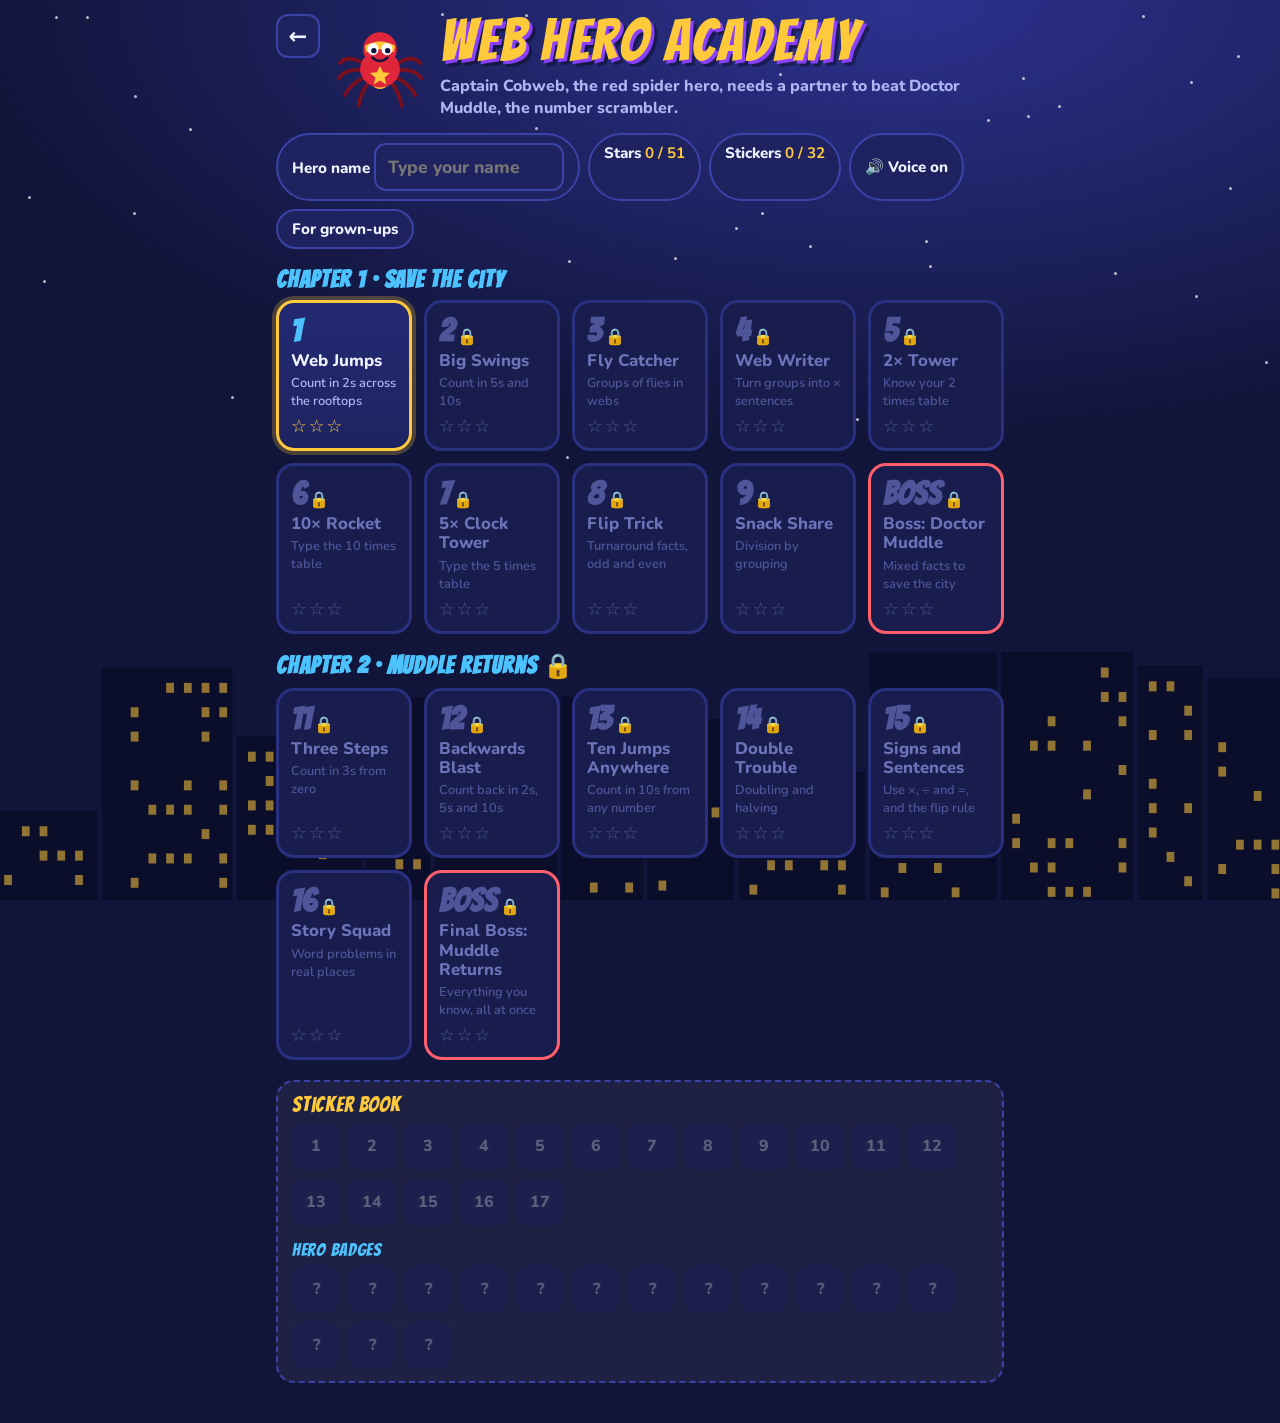
<file: heroes.html>
<!doctype html>
<html lang="en-GB">
<head>
<meta charset="utf-8">
<meta name="viewport" content="width=device-width, initial-scale=1, viewport-fit=cover">
<title>Web Hero Academy</title>
<meta name="robots" content="noindex, nofollow">
<meta name="apple-mobile-web-app-capable" content="yes">
<meta name="apple-mobile-web-app-title" content="Web Hero">
<link rel="apple-touch-icon" href="icon-180.png">
<link rel="manifest" href="manifest.json">
<link rel="preconnect" href="https://fonts.googleapis.com">
<link rel="stylesheet" href="https://fonts.googleapis.com/css2?family=Bangers&family=Nunito:wght@600;800;900&display=swap">
<style>
:root{
  --night:#12153A; --night2:#1E2360; --panel:#232A72; --web:#EEF1FF; --muted:#AEB6F2;
  --hero:#8A3FFC; --hero2:#B98BFF; --gold:#FFC93C; --sky:#4CC3FF; --coral:#FF5E6C; --good:#3DDC97;
  --ink:#12153A;
  color-scheme: dark;
}
*{box-sizing:border-box}
html,body{height:100%}
body{margin:0;background:var(--night);color:var(--web);font-family:"Nunito",ui-rounded,"Segoe UI",system-ui,sans-serif;font-weight:800;-webkit-tap-highlight-color:transparent}
#sky{position:fixed;inset:0;z-index:0;pointer-events:none;background:radial-gradient(120% 80% at 70% 0%,#2C3290 0%,var(--night) 60%)}
#sky svg{position:absolute;bottom:0;left:0;width:100%;height:32vh}
.star{position:absolute;width:3px;height:3px;border-radius:50%;background:#fff;opacity:.7;animation:tw 3s infinite ease-in-out}
@keyframes tw{50%{opacity:.15}}
#app{position:relative;z-index:1;max-width:760px;margin:0 auto;padding-inline:16px;padding-block:14px 40px;min-height:100%}
h1,h2,.comic{font-family:"Bangers","Comic Sans MS",cursive;letter-spacing:.04em;font-weight:400}
h1{font-size:clamp(2.4rem,8vw,3.6rem);margin:0;line-height:.95;color:var(--gold);text-shadow:3px 3px 0 var(--hero),6px 6px 0 rgba(0,0,0,.35)}
h2{font-size:2rem;margin:0 0 8px;color:var(--gold)}
button{font:inherit;cursor:pointer;border:0;color:inherit}
button:focus-visible,input:focus-visible{outline:4px solid var(--gold);outline-offset:3px}
.top{display:flex;align-items:center;gap:14px;flex-wrap:wrap;margin-bottom:14px}
.top .mascot{width:92px;flex:none}
.back{align-self:flex-start;display:grid;place-items:center;width:44px;height:44px;border-radius:12px;background:var(--night2);border:2px solid #3A43A8;color:var(--web);text-decoration:none;font-size:1.4rem;flex:none}
.tag{color:var(--muted);font-size:1rem;margin-top:6px}
.bar{display:flex;gap:8px;flex-wrap:wrap;margin:6px 0 16px}
.chip{background:var(--night2);border:2px solid #3A43A8;border-radius:999px;padding:8px 14px;font-size:.95rem}
.chip b{color:var(--gold)}
.btn{background:var(--gold);color:var(--ink);border-radius:16px;padding:14px 22px;font-size:1.2rem;box-shadow:0 5px 0 #C8901A;transition:transform .08s}
.btn:active{transform:translateY(4px);box-shadow:0 1px 0 #C8901A}
.btn.alt{background:var(--night2);color:var(--web);box-shadow:0 5px 0 #0B0E2A;border:2px solid #3A43A8}
/* map */
.map{display:grid;grid-template-columns:repeat(auto-fill,minmax(130px,1fr));gap:12px}
.lvl{position:relative;text-align:left;background:linear-gradient(180deg,var(--panel),var(--night2));border:3px solid #3A43A8;border-radius:18px;padding:12px 12px 10px;min-height:128px;display:flex;flex-direction:column;gap:4px}
.lvl .n{font-family:"Bangers",cursive;font-size:2rem;color:var(--sky);line-height:1}
.lvl .t{font-size:1.05rem;line-height:1.15}
.lvl .d{font-size:.8rem;color:var(--muted);font-weight:600}
.lvl .s{margin-top:auto;color:var(--gold);letter-spacing:2px;font-size:1.1rem}
.lvl.locked{background:#191D4E;border-color:#2A3080;color:#6C73B8;cursor:not-allowed}
.lvl.locked .n,.lvl.locked .d,.lvl.locked .s{color:#4E5598}
.lvl.locked .n::after{content:" \1F512";font-size:1rem}
.lvl.next{border-color:var(--gold);box-shadow:0 0 0 4px rgba(255,201,60,.25)}
.lvl.boss{border-color:var(--coral)}
.chap{font-family:"Bangers",cursive;font-size:1.5rem;color:var(--sky);letter-spacing:.04em;margin:18px 0 8px}
.stickers{margin-top:20px;background:rgba(255,255,255,.05);border:2px dashed #3A43A8;border-radius:18px;padding:12px 14px}
.stickers .row{display:flex;gap:8px;flex-wrap:wrap;font-size:2rem;margin-top:6px}
.stickers .row span{width:48px;height:48px;display:grid;place-items:center;background:var(--night2);border-radius:12px}
.stickers .row span.empty{opacity:.3;font-size:1rem}
/* play */
.hud{display:flex;align-items:center;gap:10px;flex-wrap:wrap;margin-bottom:10px}
.hud .title{font-family:"Bangers",cursive;font-size:1.6rem;color:var(--gold);flex:1;min-width:150px}
.icon-btn{background:var(--night2);border:2px solid #3A43A8;border-radius:12px;padding:8px 12px;font-size:.95rem}
.track{position:relative;height:74px;margin:4px 0 12px}
.track .line{position:absolute;left:0;right:0;top:14px;height:3px;background:repeating-linear-gradient(90deg,var(--web) 0 10px,transparent 10px 16px);opacity:.6}
.track .rider{position:absolute;top:0;width:66px;transform:translateX(-50%);transition:left .7s cubic-bezier(.3,1.6,.5,1)}
.track .rider .thread{position:absolute;left:50%;top:14px;width:2px;height:14px;background:var(--web)}
.track .goal{position:absolute;right:-4px;top:0;font-size:1.8rem}
.card{background:var(--web);color:var(--ink);border-radius:24px;padding:20px 18px 22px;box-shadow:0 10px 0 rgba(0,0,0,.25);position:relative}
.q{font-size:clamp(1.5rem,5.5vw,2.3rem);text-align:center;line-height:1.2;margin:4px 0 12px}
.q .big{font-family:"Bangers",cursive;font-size:clamp(2.6rem,11vw,4rem);letter-spacing:.06em;color:var(--hero)}
.visual{display:flex;flex-wrap:wrap;justify-content:center;gap:10px;margin:6px 0 14px}
.web{background:repeating-conic-gradient(from 0deg,#C7CEF8 0 3deg,transparent 3deg 45deg),repeating-radial-gradient(circle,#fff 0 11px,#C7CEF8 11px 13px);border:3px solid #C7CEF8;border-radius:50%;width:94px;height:94px;display:flex;flex-wrap:wrap;align-content:center;justify-content:center;gap:4px;padding:10px}
.web.big{width:130px;height:130px}
.fly{width:17px;height:17px;border-radius:50%;background:var(--ink);position:relative}
.fly::before,.fly::after{content:"";position:absolute;top:-5px;width:9px;height:7px;border-radius:50%;background:#9FD8FF;opacity:.9}
.fly::before{left:-5px}.fly::after{right:-5px}
.web.k10 .fly{width:12px;height:12px}
.arr{display:inline-grid;gap:8px;padding:12px;background:#E3E7FF;border-radius:16px}
.arr i{width:22px;height:22px;border-radius:50%;background:var(--hero);display:block}
.roofs{display:flex;gap:6px;justify-content:center;flex-wrap:wrap}
.roof{width:60px;height:74px;background:var(--night2);color:var(--web);border-radius:8px 8px 0 0;display:grid;place-items:center;font-family:"Bangers",cursive;font-size:1.9rem;position:relative}
.roof::after{content:"";position:absolute;inset:auto 8px 10px;height:10px;background:repeating-linear-gradient(90deg,var(--gold) 0 8px,transparent 8px 14px);opacity:.6}
.roof.q{background:var(--hero);color:var(--gold)}
.opts{display:grid;grid-template-columns:repeat(auto-fit,minmax(120px,1fr));gap:12px}
.opt{background:var(--hero);color:#fff;font-size:clamp(1.5rem,5vw,2rem);padding:16px 8px;border-radius:18px;box-shadow:0 6px 0 #5A1FC4;font-weight:900}
.opt:active{transform:translateY(4px);box-shadow:0 2px 0 #5A1FC4}
.opt.right{background:var(--good);box-shadow:0 6px 0 #1E9E68}
.opt.wrong{background:var(--coral);box-shadow:0 6px 0 #C23443;animation:shake .35s}
@keyframes shake{25%{transform:translateX(-6px)}75%{transform:translateX(6px)}}
.display{min-height:72px;border:4px dashed var(--hero2);border-radius:18px;display:grid;place-items:center;font-family:"Bangers",cursive;font-size:3rem;color:var(--hero);margin:0 auto 12px;max-width:260px}
.pad{display:grid;grid-template-columns:repeat(3,1fr);gap:10px;max-width:340px;margin:0 auto}
.pad button{background:var(--night2);color:#fff;font-size:1.8rem;padding:12px 0;border-radius:16px;box-shadow:0 5px 0 #0B0E2A;font-weight:900}
.pad button.go{background:var(--good);color:var(--ink);box-shadow:0 5px 0 #1E9E68}
.pad button.del{background:#5B64C9}
.fb{margin-top:14px;border-radius:16px;padding:12px 14px;font-size:1.1rem;line-height:1.35}
.fb.good{background:#D9FBEA;color:#0E5A3A}
.fb.bad{background:#FFE3E6;color:#7A1522}
.fb .next{margin-top:10px}
.boss-bar{display:flex;align-items:center;gap:10px;margin-bottom:10px}
.boss-bar .hp{flex:1;height:18px;background:var(--night2);border-radius:999px;overflow:hidden;border:2px solid #3A43A8}
.boss-bar .hp i{display:block;height:100%;background:var(--coral);transition:width .5s}
.hearts{font-size:1.4rem;letter-spacing:2px}
.center{text-align:center}
.result .mascot{width:150px;margin:0 auto}
.bigstars{font-size:3.2rem;color:var(--gold);letter-spacing:6px}
.guide{background:var(--web);color:var(--ink);border-radius:20px;padding:20px;font-weight:600;line-height:1.55}
.guide h2{color:var(--hero)}
.guide h3{margin:18px 0 6px;font-size:1.1rem;color:var(--night2);font-weight:900}
.guide table{width:100%;border-collapse:collapse;font-size:.92rem}
.guide td,.guide th{border-bottom:1px solid #D5DAF7;padding:7px 6px;text-align:left;vertical-align:top}
.guide th{font-weight:900}
.guide .tw{overflow-x:auto}
.name-in{font:inherit;font-size:1.1rem;padding:10px 12px;border-radius:12px;border:2px solid #3A43A8;background:var(--night2);color:var(--web);width:190px}
#confetti{position:fixed;inset:0;pointer-events:none;z-index:5}
.pop{animation:pop .4s}
@keyframes pop{0%{transform:scale(.85)}60%{transform:scale(1.06)}100%{transform:scale(1)}}
@media (prefers-reduced-motion:reduce){*{animation:none!important;transition:none!important}}
</style>
</head>
<body>
<div id="sky"></div>
<canvas id="confetti"></canvas>
<main id="app"></main>

<script>
/* ---------- art ---------- */
const MASCOT = (mood='happy') => `
<svg viewBox="0 0 120 120" class="mascot" role="img" aria-label="Captain Cobweb, a friendly red spider in a gold cape">
  <path d="M35 62 Q60 118 85 62 Z" fill="#FFC93C"/>
  <g stroke="#7A0F1E" stroke-width="5" stroke-linecap="round" fill="none">
    <path d="M40 58 Q18 44 8 56"/><path d="M40 66 Q16 62 6 76"/><path d="M42 74 Q22 82 14 98"/><path d="M46 80 Q34 96 32 112"/>
    <path d="M80 58 Q102 44 112 56"/><path d="M80 66 Q104 62 114 76"/><path d="M78 74 Q98 82 106 98"/><path d="M74 80 Q86 96 88 112"/>
  </g>
  <ellipse cx="60" cy="64" rx="26" ry="24" fill="#E0263B"/>
  <circle cx="60" cy="38" r="22" fill="#E0263B"/>
  <path d="M40 34 Q60 22 80 34 L78 42 Q60 34 42 42 Z" fill="#FFC93C"/>
  <ellipse cx="51" cy="38" rx="7" ry="8" fill="#fff"/><ellipse cx="69" cy="38" rx="7" ry="8" fill="#fff"/>
  <circle cx="${mood==='sad'?50:52}" cy="40" r="3.5" fill="#12153A"/><circle cx="${mood==='sad'?68:70}" cy="40" r="3.5" fill="#12153A"/>
  ${mood==='sad' ? '<path d="M52 53 Q60 47 68 53" stroke="#12153A" stroke-width="3" fill="none" stroke-linecap="round"/>'
                 : '<path d="M50 49 Q60 58 70 49" stroke="#12153A" stroke-width="3" fill="none" stroke-linecap="round"/>'}
  <path d="M60 60 l4 8 9 1-7 6 2 9-8-5-8 5 2-9-7-6 9-1z" fill="#FFC93C"/>
</svg>`;
const VILLAIN = `
<svg viewBox="0 0 120 120" style="width:84px;flex:none" role="img" aria-label="Doctor Muddle">
  <path d="M20 110 Q20 40 60 30 Q100 40 100 110 Z" fill="#3DDC97"/>
  <path d="M30 22 L60 6 L90 22 L84 34 L36 34 Z" fill="#FF5E6C"/>
  <circle cx="46" cy="62" r="13" fill="#fff" stroke="#12153A" stroke-width="4"/><circle cx="74" cy="62" r="13" fill="#fff" stroke="#12153A" stroke-width="4"/>
  <path d="M40 62 q6-8 12 0 q-6 8 -8 0" stroke="#8A3FFC" stroke-width="3" fill="none"/><path d="M68 62 q6-8 12 0 q-6 8 -8 0" stroke="#8A3FFC" stroke-width="3" fill="none"/>
  <path d="M44 88 Q52 82 60 88 Q68 94 76 88" stroke="#12153A" stroke-width="4" fill="none" stroke-linecap="round"/>
  <text x="60" y="108" text-anchor="middle" font-family="Bangers,cursive" font-size="16" fill="#12153A">?×?</text>
</svg>`;

(function sky(){
  const s=document.getElementById('sky');
  for(let i=0;i<40;i++){const d=document.createElement('i');d.className='star';d.style.left=Math.random()*100+'%';d.style.top=Math.random()*55+'%';d.style.animationDelay=(Math.random()*3)+'s';s.appendChild(d)}
  let b='';let x=0;while(x<1200){const w=50+Math.random()*70,h=60+Math.random()*170;b+=`<rect x="${x}" y="${260-h}" width="${w}" height="${h}" fill="#0B0E2A"/>`;for(let wy=260-h+14;wy<250;wy+=22)for(let wx=x+10;wx<x+w-10;wx+=16)if(Math.random()<.35)b+=`<rect x="${wx}" y="${wy}" width="7" height="9" fill="#FFC93C" opacity=".55"/>`;x+=w+4}
  s.insertAdjacentHTML('beforeend',`<svg viewBox="0 0 1200 260" preserveAspectRatio="xMidYMax slice">${b}</svg>`);
})();

/* ---------- helpers ---------- */
const R=(a,b)=>a+Math.floor(Math.random()*(b-a+1));
const pick=a=>a[Math.floor(Math.random()*a.length)];
const shuffle=a=>{a=[...a];for(let i=a.length-1;i>0;i--){const j=Math.floor(Math.random()*(i+1));[a[i],a[j]]=[a[j],a[i]]}return a};
const countUp=(k,n)=>Array.from({length:n},(_,i)=>(i+1)*k).join(', ');
function numOpts(ans,k,count=4){
  const s=new Set([ans]);const c=[ans+k,ans-k,ans+1,ans-1,ans+2*k,ans+10,ans-2].filter(v=>v>=0&&v!==ans);
  for(const v of shuffle(c)){if(s.size>=count)break;s.add(v)}
  while(s.size<count)s.add(ans+s.size*3);
  return shuffle([...s]);
}
const webs=(n,k)=>`<div class="visual">${Array.from({length:n},()=>`<div class="web ${k===10?'k10 big':''}">${'<span class="fly"></span>'.repeat(k)}</div>`).join('')}</div>`;
const flies=(t)=>`<div class="visual"><div style="display:flex;flex-wrap:wrap;gap:10px;max-width:360px;justify-content:center">${'<span class="fly"></span>'.repeat(t)}</div></div>`;
const array=(r,c)=>`<div class="visual"><div class="arr" style="grid-template-columns:repeat(${c},22px)">${'<i></i>'.repeat(r*c)}</div></div>`;
const roofs=(seq,miss)=>`<div class="visual roofs">${seq.map((v,i)=>`<div class="roof ${i===miss?'q':''}">${i===miss?'?':v}</div>`).join('')}</div>`;

/* ---------- levels (National Curriculum Y2: 2, 5, 10 tables) ---------- */
const LEVELS=[
 {t:'Web Jumps',d:'Count in 2s across the rooftops',sticker:'🕸️',gen(){const st=2*R(0,8),seq=[0,1,2,3,4].map(i=>st+2*i),m=R(1,4),a=seq[m];
   return{kind:'choice',html:`<div class="q">Jump in 2s! Which number is missing?</div>${roofs(seq,m)}`,say:`Jump in twos. ${seq.map((v,i)=>i===m?'what':v).join(', ')}. Which number is missing?`,ans:a,opts:numOpts(a,2,3),hint:`Counting in 2s means add 2 each jump: ${seq.join(', ')}.`}}},
 {t:'Big Swings',d:'Count in 5s and 10s',sticker:'🦸',gen(){const k=pick([5,10]),st=k*R(0,6),seq=[0,1,2,3,4].map(i=>st+k*i),m=R(1,4),a=seq[m];
   return{kind:'choice',html:`<div class="q">Swing in ${k}s! Which number is missing?</div>${roofs(seq,m)}`,say:`Swing in ${k}s. ${seq.map((v,i)=>i===m?'what':v).join(', ')}. Which number is missing?`,ans:a,opts:numOpts(a,k,3),hint:`Add ${k} each swing: ${seq.join(', ')}. ${k===5?'5s always end in 5 or 0.':'10s always end in 0.'}`}}},
 {t:'Fly Catcher',d:'Groups of flies in webs',sticker:'🪰',gen(){const n=R(2,5),k=pick([2,5,10]),a=n*k;
   return{kind:'choice',html:`<div class="q">There are <b>${n}</b> webs with <b>${k}</b> flies each.<br>How many flies altogether?</div>${webs(n,k)}`,say:`There are ${n} webs with ${k} flies each. How many flies altogether?`,ans:a,opts:numOpts(a,k,4),hint:`Count in ${k}s, one web at a time: ${countUp(k,n)}. So ${n} lots of ${k} is ${a}.`}}},
 {t:'Web Writer',d:'Turn groups into × sentences',sticker:'✏️',gen(){const n=R(2,5),k=pick([2,5,10]);const right=`${n} × ${k}`;
   const opts=shuffle([right,`${n} + ${k}`,`${n+1} × ${k}`]);
   return{kind:'choice',html:`<div class="q">Which number sentence matches the webs?</div>${webs(n,k)}`,say:`Which number sentence matches? There are ${n} webs with ${k} flies in each.`,ans:right,opts,hint:`${n} groups of ${k} is written ${n} × ${k}. "Groups of" means times, not plus. It makes ${n*k}.`}}},
 {t:'2× Tower',d:'Know your 2 times table',sticker:'🏙️',gen(){const a=R(1,12),flip=Math.random()<.4,ans=a*2;const s=flip?`2 × ${a}`:`${a} × 2`;
   return{kind:'choice',html:`<div class="q">Climb the tower!<br><span class="big">${s} = ?</span></div>`,say:`${s.replace('×','times')}`,ans,opts:numOpts(ans,2,4),hint:`Double ${a}! ${a} + ${a} = ${ans}. Count in 2s: ${countUp(2,a)}.`}}},
 {t:'10× Rocket',d:'Type the 10 times table',sticker:'🚀',gen(){const a=R(1,12),ans=a*10,s=Math.random()<.4?`10 × ${a}`:`${a} × 10`;
   return{kind:'pad',html:`<div class="q">Blast off!<br><span class="big">${s} = ?</span></div>`,say:s.replace('×','times'),ans,hint:`Times 10: the number moves one place bigger and a 0 holds the ones. ${a} tens are ${ans}.`}}},
 {t:'5× Clock Tower',d:'Type the 5 times table',sticker:'⏰',gen(){const a=R(1,12),ans=a*5,s=Math.random()<.4?`5 × ${a}`:`${a} × 5`;
   return{kind:'pad',html:`<div class="q">Tick tock, beat the clock!<br><span class="big">${s} = ?</span></div>`,say:s.replace('×','times'),ans,hint:`Count in 5s like minutes on a clock: ${countUp(5,a)}. Trick: 5s are half of 10s. ${a} × 10 = ${a*10}, half is ${ans}.`}}},
 {t:'Flip Trick',d:'Turnaround facts, odd and even',sticker:'🔄',gen(){const type=pick(['flip','flip','array','oddeven']);const k=pick([2,5,10]),a=R(2,9);
   if(type==='flip')return{kind:'pad',html:`<div class="q">Flip it!<br><span class="big">${a} × ${k} = ${k} × ?</span></div>`,say:`${a} times ${k} equals ${k} times what?`,ans:a,hint:`Times works in any order! ${a} × ${k} and ${k} × ${a} both make ${a*k}.`};
   if(type==='array'){const r=R(2,5),c=pick([2,5]);return{kind:'pad',html:`<div class="q">${r} rows of ${c} dots.<br>How many dots?</div>${array(r,c)}`,say:`There are ${r} rows of ${c} dots. How many dots?`,ans:r*c,hint:`Count the rows in ${c}s: ${countUp(c,r)}. Turn the picture sideways and it is ${c} × ${r}. Same answer!`}}
   const x=R(3,40);return{kind:'choice',html:`<div class="q">Is <span class="big">${x}</span> odd or even?</div>`,say:`Is ${x} odd or even?`,ans:x%2?'Odd':'Even',opts:['Odd','Even'],hint:`Look at the last digit. Even numbers end in 0, 2, 4, 6 or 8. They are all in the 2 times table. ${x} is ${x%2?'odd':'even'}.`}}},
 {t:'Snack Share',d:'Division by grouping',sticker:'🍪',gen(){const type=pick(['group','missing','share']);
   if(type==='group'){const k=pick([2,5,10]),n=R(2,5),T=n*k;return{kind:'pad',html:`<div class="q">${T} flies. Put <b>${k}</b> on each web.<br>How many webs do you need?</div>${flies(T)}`,say:`There are ${T} flies. Put ${k} on each web. How many webs do you need?`,ans:n,hint:`Count in ${k}s until you reach ${T}: ${countUp(k,n)}. That is ${n} jumps, so ${T} ÷ ${k} = ${n}.`}}
   if(type==='missing'){const k=pick([2,5,10]),n=R(2,10),T=n*k;return{kind:'pad',html:`<div class="q">Find the missing number<br><span class="big">? × ${k} = ${T}</span></div>`,say:`What times ${k} equals ${T}?`,ans:n,hint:`Count in ${k}s to ${T}: ${countUp(k,n)}. You made ${n} jumps.`}}
   const n=R(2,10),T=n*2;return{kind:'pad',html:`<div class="q">Share ${T} cookies equally between 2 spiders.<br><span class="big">${T} ÷ 2 = ?</span></div>`,say:`Share ${T} cookies equally between 2 spiders. How many each?`,ans:n,hint:`Halving! ${n} + ${n} = ${T}, so each spider gets ${n}.`}}},
 {t:'Boss: Doctor Muddle',d:'Mixed facts to save the city',sticker:'🏆',boss:true,gen(){
   if(Math.random()<.3){const k=pick([2,5,10]),n=R(2,10),thing=pick(['spider','kitten','robot','rocket']);const w=pick([
       {s:`${n} ${thing}s each have ${k} stickers. How many stickers altogether?`,a:n*k,h:`${n} lots of ${k}: ${countUp(k,n)}.`},
       {s:`Captain Cobweb has ${n*k} buttons. He puts ${k} in each bag. How many bags?`,a:n,h:`Count in ${k}s to ${n*k}: ${countUp(k,n)}. That is ${n} bags.`}]);
     return{kind:'pad',html:`<div class="q" style="font-size:1.5rem">${w.s}</div>`,say:w.s,ans:w.a,hint:w.h}}
   return LEVELS[pick([2,4,5,6,7,8])].gen()}},

 /* ---- Chapter 2. Unlocks after the first boss. Everything here is still Year 2:
    counting in 3s and backwards and in tens from ANY number are place-value
    statements ("count in steps of 2, 3 and 5 from 0, and in 10s from any number,
    forward and backward"), and the commutativity rule is statutory too. ---- */
 {t:'Three Steps',d:'Count in 3s from zero',sticker:'🐾',gen(){const s0=R(0,8),seq=[0,1,2,3,4].map(i=>3*(s0+i)),m=R(1,4),a=seq[m];
   return{kind:'choice',html:`<div class="q">Tiptoe in 3s! Which number is missing?</div>${roofs(seq,m)}`,say:`Count in threes. ${seq.map((v,i)=>i===m?'what':v).join(', ')}. Which number is missing?`,ans:a,opts:numOpts(a,3,3),hint:`Counting in 3s adds 3 each step: ${seq.join(', ')}. Three is a new step for Year 2 — say it out loud from zero: 0, 3, 6, 9, 12.`}}},
 {t:'Backwards Blast',d:'Count back in 2s, 5s and 10s',sticker:'⏪',gen(){const k=pick([2,5,10]),st=k*R(5,12),seq=[0,1,2,3,4].map(i=>st-k*i),m=R(1,4),a=seq[m];
   return{kind:'choice',html:`<div class="q">Swing BACKWARDS in ${k}s! Which number is missing?</div>${roofs(seq,m)}`,say:`Count backwards in ${k}s. ${seq.map((v,i)=>i===m?'what':v).join(', ')}. Which number is missing?`,ans:a,opts:numOpts(a,k,3),hint:`Going backwards you take ${k} away each jump: ${seq.join(', ')}.`}}},
 {t:'Ten Jumps Anywhere',d:'Count in 10s from any number',sticker:'🪜',gen(){const st=R(2,48),back=Math.random()<.4&&st>42,seq=[0,1,2,3,4].map(i=>back?st-10*i:st+10*i),m=R(1,4),a=seq[m];
   return{kind:'choice',html:`<div class="q">Jump ${back?'down':'up'} in 10s! Which number is missing?</div>${roofs(seq,m)}`,say:`Count ${back?'back':'on'} in tens. ${seq.map((v,i)=>i===m?'what':v).join(', ')}. Which number is missing?`,ans:a,opts:numOpts(a,10,3),hint:`Only the tens digit changes — the ones digit stays the same the whole way: ${seq.join(', ')}.`}}},
 {t:'Double Trouble',d:'Doubling and halving',sticker:'👯',gen(){
   if(Math.random()<.5){const a=R(2,15),ans=a*2;return{kind:'pad',html:`<div class="q">Double it!<br><span class="big">Double ${a} = ?</span></div>`,say:`Double ${a}`,ans,hint:`Doubling is the 2 times table. ${a} + ${a} = ${ans}, and that is the same as ${a} × 2.`}}
   const h=R(2,12),T=h*2;return{kind:'pad',html:`<div class="q">Halve it!<br><span class="big">Half of ${T} = ?</span></div>`,say:`What is half of ${T}?`,ans:h,hint:`Halving undoes doubling. ${h} + ${h} = ${T}, so half of ${T} is ${h}. It is the same as ${T} ÷ 2.`}}},
 {t:'Signs and Sentences',d:'Use ×, ÷ and =, and the flip rule',sticker:'🟰',gen(){const type=pick(['sign','sign','flip','match']);const k=pick([2,5,10]),n=R(2,9),T=n*k;
   if(type==='sign'){const div=Math.random()<.5;
     return div?{kind:'choice',html:`<div class="q">Which sign makes this true?<br><span class="big">${T} ? ${k} = ${n}</span></div>`,say:`Which sign makes ${T} something ${k} equals ${n} true?`,ans:'÷',opts:shuffle(['÷','×','+']),hint:`${T} split into groups of ${k} gives ${n} groups, so it is a division: ${T} ÷ ${k} = ${n}.`}
              :{kind:'choice',html:`<div class="q">Which sign makes this true?<br><span class="big">${n} ? ${k} = ${T}</span></div>`,say:`Which sign makes ${n} something ${k} equals ${T} true?`,ans:'×',opts:shuffle(['×','÷','+']),hint:`${n} groups of ${k} is ${T}, so it is a multiplication: ${n} × ${k} = ${T}.`}}
   if(type==='flip'){const mul=Math.random()<.5;
     // the two numbers must differ, or "2 × 2 = 2 × 2" comes out and teaches nothing
     const f=(n===k)?(k===10?9:n+1):n, F=f*k;
     return mul?{kind:'choice',html:`<div class="q">Is this TRUE or FALSE?<br><span class="big">${f} × ${k} = ${k} × ${f}</span></div>`,say:`True or false? ${f} times ${k} equals ${k} times ${f}.`,ans:'True',opts:['True','False'],hint:`True! Times can be done in any order. Both make ${F}. Turn an array sideways and the answer does not change.`}
              :{kind:'choice',html:`<div class="q">Is this TRUE or FALSE?<br><span class="big">${F} ÷ ${k} = ${k} ÷ ${F}</span></div>`,say:`True or false? ${F} divided by ${k} equals ${k} divided by ${F}.`,ans:'False',opts:['True','False'],hint:`False! Sharing does NOT work in any order. ${F} ÷ ${k} = ${f}, but ${k} ÷ ${F} is not ${f}. Times can flip, dividing cannot.`}}
   return{kind:'choice',html:`<div class="q">${n} × ${k} = ${T}.<br>Which one is ALSO true?</div>`,say:`${n} times ${k} equals ${T}. Which one is also true?`,ans:`${k} × ${n} = ${T}`,opts:shuffle([`${k} × ${n} = ${T}`,`${T} × ${k} = ${n}`,`${n} + ${k} = ${T}`]),hint:`Flip the times sentence round: ${k} × ${n} = ${T} as well. The other two change what the numbers mean.`}}},
 {t:'Story Squad',d:'Word problems in real places',sticker:'📚',gen(){const k=pick([2,5,10]),n=R(2,9),T=n*k;const w=pick([
     {s:`${n} spiders each knit ${k} socks. How many socks altogether?`,a:T,h:`${n} lots of ${k}: ${countUp(k,n)}.`},
     {s:`A packet holds ${k} crayons. How many crayons are in ${n} packets?`,a:T,h:`Count in ${k}s, one packet at a time: ${countUp(k,n)}.`},
     {s:`${T} buns are shared equally onto ${k} plates. How many buns on each plate?`,a:n,h:`Sharing ${T} between ${k} plates: count in ${k}s up to ${T} — that is ${n} for each plate.`},
     {s:`${T} children line up in teams of ${k}. How many teams?`,a:n,h:`Count in ${k}s to ${T}: ${countUp(k,n)}. That makes ${n} teams.`},
     {s:`A ticket costs ${k} dirhams. How much for ${n} tickets?`,a:T,h:`${n} tickets at ${k} dirhams each: ${countUp(k,n)}.`},
     {s:`Captain Cobweb caught ${T} flies and put ${k} in each web. How many webs?`,a:n,h:`Count in ${k}s to ${T}: ${countUp(k,n)}. He filled ${n} webs.`}]);
   return{kind:'pad',html:`<div class="q" style="font-size:1.45rem">${w.s}</div>`,say:w.s,ans:w.a,hint:w.h}}},
 {t:'Final Boss: Muddle Returns',d:'Everything you know, all at once',sticker:'👑',boss:true,gen(){return LEVELS[pick([10,11,12,13,14,15,2,6,8])].gen()}}
];

/* ---------- hero badges: stickers you earn for HOW you play, not just for
   finishing a level. Ten levels gave ten stickers and then nothing, which is why
   the sticker book stopped being a reason to come back. ---------- */
const BADGES=[
 {id:'first', e:'🌟', n:'First win',          w:'Finish any level'},
 {id:'three', e:'🥉', n:'Three stars',        w:'Get 3 stars on a level'},
 {id:'str5',  e:'🔥', n:'On fire',            w:'5 right in a row'},
 {id:'str10', e:'⚡', n:'Lightning',          w:'10 right in a row'},
 {id:'c25',   e:'🎯', n:'25 club',            w:'25 right answers'},
 {id:'c60',   e:'🎪', n:'60 club',            w:'60 right answers'},
 {id:'c120',  e:'🏹', n:'120 club',           w:'120 right answers'},
 {id:'p3',    e:'💯', n:'Perfect three',      w:'3 no-slip rounds'},
 {id:'boss1', e:'🦸', n:'Muddle beaten',      w:'Win the first boss'},
 {id:'heart', e:'💖', n:'Not a scratch',      w:'Beat a boss with all 3 hearts'},
 {id:'ch1',   e:'🌆', n:'Chapter 1 done',     w:'Finish levels 1 to 10'},
 {id:'ch2',   e:'🌃', n:'Chapter 2 done',     w:'Finish levels 11 to 17'},
 {id:'d3',    e:'📅', n:'Three days',         w:'Play on 3 different days'},
 {id:'d7',    e:'🗓️', n:'Seven days',        w:'Play on 7 different days'},
 {id:'crown', e:'👑', n:'Times Tables Hero',  w:'3 stars on every level'},
];
const BADGE_TEST={
 first:()=>S.stars.some(v=>v>0),
 three:()=>S.stars.some(v=>v===3),
 str5:()=>S.best>=5, str10:()=>S.best>=10,
 c25:()=>S.correct>=25, c60:()=>S.correct>=60, c120:()=>S.correct>=120,
 p3:()=>S.perfect>=3,
 boss1:()=>S.stars[9]>0,
 heart:()=>!!S.flawless,
 ch1:()=>S.stars.slice(0,10).every(v=>v>0),
 ch2:()=>S.stars.slice(10).every(v=>v>0),
 d3:()=>S.days.length>=3, d7:()=>S.days.length>=7,
 crown:()=>S.stars.every(v=>v===3),
};
/* returns the badges won just now, and records them */
function checkBadges(){
  const won=[];
  for(const b of BADGES){ if(S.badges.includes(b.id))continue;
    let ok=false; try{ok=BADGE_TEST[b.id]()}catch(e){}
    if(ok){S.badges.push(b.id);won.push(b)} }
  if(won.length)save();
  return won;
}

/* ---------- state ---------- */
const KEY='webhero-v1';
let S={name:'',stars:[],voice:true,correct:0,streak:0,best:0,perfect:0,days:[],badges:[],flawless:false};
try{const raw=localStorage.getItem(KEY);if(raw)S={...S,...JSON.parse(raw)}}catch(e){}
/* Migration. The save on her iPad was written when there were 10 levels; keep every
   star she has already earned and just make room for the new ones. */
S.stars=Array.from({length:LEVELS.length},(_,i)=>S.stars[i]||0);
if(!Array.isArray(S.days))S.days=[];
if(!Array.isArray(S.badges))S.badges=[];
['correct','streak','best','perfect'].forEach(k=>{if(typeof S[k]!=='number')S[k]=0});
const save=()=>{try{localStorage.setItem(KEY,JSON.stringify(S))}catch(e){}};
/* "played on N different days" — one entry per calendar day, newest last */
(function today(){const d=new Date().toISOString().slice(0,10);if(!S.days.includes(d)){S.days.push(d);save()}})();
const unlocked=i=>i===0||S.stars[i-1]>0;

/* ---------- sound & voice ---------- */
let AC;function beep(freqs,dur=.12,type='triangle'){try{AC=AC||new (window.AudioContext||window.webkitAudioContext)();let t=AC.currentTime;freqs.forEach(f=>{const o=AC.createOscillator(),g=AC.createGain();o.type=type;o.frequency.value=f;g.gain.setValueAtTime(.15,t);g.gain.exponentialRampToValueAtTime(.001,t+dur);o.connect(g).connect(AC.destination);o.start(t);o.stop(t+dur);t+=dur*.8})}catch(e){}}
const sGood=()=>beep([660,880,1320]),sBad=()=>beep([300,220],.18,'sawtooth'),sWin=()=>beep([523,659,784,1047,784,1047],.14);
function speak(txt){if(!S.voice||!('speechSynthesis' in window))return;try{speechSynthesis.cancel();const u=new SpeechSynthesisUtterance(txt);u.lang='en-GB';u.rate=.9;u.pitch=1.1;const v=speechSynthesis.getVoices().find(v=>v.lang==='en-GB');if(v)u.voice=v;speechSynthesis.speak(u)}catch(e){}}

/* ---------- confetti ---------- */
function confetti(){const c=document.getElementById('confetti');if(matchMedia('(prefers-reduced-motion: reduce)').matches)return;const x=c.getContext('2d');c.width=innerWidth;c.height=innerHeight;
  const P=Array.from({length:120},()=>({x:Math.random()*c.width,y:-20-Math.random()*200,v:2+Math.random()*4,r:Math.random()*6.28,s:6+Math.random()*6,col:pick(['#FFC93C','#8A3FFC','#4CC3FF','#3DDC97','#FF5E6C'])}));let f=0;
  (function loop(){x.clearRect(0,0,c.width,c.height);P.forEach(p=>{p.y+=p.v;p.r+=.1;x.save();x.translate(p.x+Math.sin(p.r)*8,p.y);x.rotate(p.r);x.fillStyle=p.col;x.fillRect(-p.s/2,-p.s/4,p.s,p.s/2);x.restore()});if(++f<160)requestAnimationFrame(loop);else x.clearRect(0,0,c.width,c.height)})()}

/* ---------- screens ---------- */
const app=document.getElementById('app');
const hero=()=>S.name||'Web Hero';
const gotStickers=()=>S.stars.filter(v=>v>0).length+S.badges.length;
const cards=(a,b,next)=>LEVELS.slice(a,b).map((L,j)=>{const i=a+j;
  return `<button class="lvl ${unlocked(i)?'':'locked'} ${i===next?'next':''} ${L.boss?'boss':''}" data-i="${i}" ${unlocked(i)?'':'aria-disabled="true"'}>
     <span class="n">${L.boss?'BOSS':i+1}</span><span class="t">${L.t}</span><span class="d">${L.d}</span><span class="s">${'★'.repeat(S.stars[i])}${'☆'.repeat(3-S.stars[i])}</span></button>`}).join('');

function home(){
  const next=S.stars.findIndex((s,i)=>s===0&&unlocked(i));
  const total=S.stars.reduce((a,b)=>a+b,0);
  app.innerHTML=`
  <div class="top"><a href="index.html#year" class="back" title="Change year" aria-label="Change year">&#8592;</a>${MASCOT()}<div style="flex:1;min-width:220px"><h1>Web Hero Academy</h1>
   <div class="tag">Captain Cobweb, the red spider hero, needs a partner to beat Doctor Muddle, the number scrambler.</div></div></div>
  <div class="bar">
    <label class="chip" for="nm">Hero name <input id="nm" class="name-in" maxlength="16" placeholder="Type your name" value="${S.name.replace(/"/g,'')}"></label>
    <span class="chip">Stars <b>${total} / ${LEVELS.length*3}</b></span>
    <span class="chip">Stickers <b>${gotStickers()} / ${LEVELS.length+BADGES.length}</b></span>
    <button class="chip" id="vc">${S.voice?'🔊 Voice on':'🔇 Voice off'}</button>
    <button class="chip" id="gu">For grown-ups</button>
  </div>
  ${WELCOME.length?`<div class="stickers" style="margin-top:0;border-color:var(--gold)"><div class="comic" style="font-size:1.3rem;color:var(--gold)">${WELCOME.length} new badge${WELCOME.length>1?'s':''} for what you have already done!</div><div class="row">${WELCOME.map(b=>`<span title="${b.n}">${b.e}</span>`).join('')}</div></div>`:''}
  <div class="chap">Chapter 1 · Save the city</div>
  <div class="map">${cards(0,10,next)}</div>
  <div class="chap">Chapter 2 · Muddle returns ${S.stars[9]?'':'🔒'}</div>
  <div class="map">${cards(10,LEVELS.length,next)}</div>
  <div class="stickers"><div class="comic" style="font-size:1.3rem;color:var(--gold)">Sticker book</div>
   <div class="row">${LEVELS.map((L,i)=>S.stars[i]?`<span title="${L.t}">${L.sticker}</span>`:`<span class="empty">${i+1}</span>`).join('')}</div>
   <div class="comic" style="font-size:1.1rem;color:var(--sky);margin-top:14px">Hero badges</div>
   <div class="row">${BADGES.map(b=>S.badges.includes(b.id)?`<span title="${b.n} — ${b.w}">${b.e}</span>`:`<span class="empty" title="${b.w}">?</span>`).join('')}</div></div>`;
  app.querySelector('#nm').oninput=e=>{S.name=e.target.value.trim();save()};
  app.querySelector('#vc').onclick=()=>{S.voice=!S.voice;save();home()};
  app.querySelector('#gu').onclick=guide;
  app.querySelectorAll('.lvl').forEach(b=>b.onclick=()=>{const i=+b.dataset.i;if(unlocked(i)){WELCOME=[];play(i)}else{sBad();speak('Finish the level before to unlock this one!')}});
}

let G;
function play(i){
  const L=LEVELS[i],N=L.boss?12:8;
  G={i,L,queue:Array.from({length:N},()=>L.gen()),done:0,total:N,miss:0,hearts:3,hp:N,retry:new Set()};
  if(L.boss)speak(`Doctor Muddle has scrambled the city's numbers! Answer ${N} questions to stop him. ${hero()}, go!`);
  ask();
}
function header(){
  const L=G.L,pct=G.done/G.total*100;
  return `<div class="hud"><button class="icon-btn" id="bk" aria-label="Back to map">← Map</button><div class="title">${L.boss?'':'Level '+(G.i+1)+': '}${L.t}</div><button class="icon-btn" id="rd">🔊 Read</button></div>
  ${L.boss?`<div class="boss-bar">${VILLAIN}<div style="flex:1"><div class="hp"><i style="width:${G.hp/G.total*100}%"></i></div><div class="hearts" aria-label="${G.hearts} hearts left">${'❤️'.repeat(G.hearts)}${'🤍'.repeat(3-G.hearts)}</div></div></div>`
  :`<div class="track"><div class="line"></div><div class="rider" style="left:calc(${Math.max(6,Math.min(88,pct))}%)"><span class="thread"></span>${MASCOT()}</div><div class="goal">🏁</div></div>`}`;
}
function ask(){
  const q=G.queue[0];G.cur=q;G.locked=false;G.typed='';
  app.innerHTML=header()+`<div class="card pop">${q.html}
   ${q.kind==='choice'?`<div class="opts">${q.opts.map(o=>`<button class="opt" data-v="${o}">${o}</button>`).join('')}</div>`
   :`<div class="display" id="dp" aria-live="polite">&nbsp;</div><div class="pad">${[1,2,3,4,5,6,7,8,9].map(n=>`<button data-k="${n}">${n}</button>`).join('')}<button class="del" data-k="del" aria-label="Delete">⌫</button><button data-k="0">0</button><button class="go" data-k="go">GO</button></div>`}
   <div id="fb"></div></div>`;
  app.querySelector('#bk').onclick=()=>{window.speechSynthesis&&speechSynthesis.cancel();home()};
  app.querySelector('#rd').onclick=()=>{const w=S.voice;S.voice=true;speak(q.say);S.voice=w};
  if(q.kind==='choice')app.querySelectorAll('.opt').forEach(b=>b.onclick=()=>answer(b.dataset.v,b));
  else app.querySelectorAll('.pad button').forEach(b=>b.onclick=()=>key(b.dataset.k));
  speak(q.say);
}
function key(k){
  if(G.locked)return;const dp=document.getElementById('dp');
  if(k==='del')G.typed=G.typed.slice(0,-1);
  else if(k==='go'){if(G.typed)answer(G.typed);return}
  else if(G.typed.length<3)G.typed+=k;
  dp.textContent=G.typed||' ';
}
document.addEventListener('keydown',e=>{if(!G||!document.getElementById('dp'))return;if(/^[0-9]$/.test(e.key))key(e.key);else if(e.key==='Backspace')key('del');else if(e.key==='Enter')key('go')});

const PRAISE=['Thwip! Spot on!','Web-tastic!','Super swing!','Amazing, hero!','Brilliant!','You caught it!','Sticky-good!'];
function answer(v,btn){
  if(G.locked)return;G.locked=true;const q=G.cur;const ok=String(v)===String(q.ans);const fb=document.getElementById('fb');
  if(btn){btn.classList.add(ok?'right':'wrong');if(!ok)app.querySelectorAll('.opt').forEach(b=>{if(b.dataset.v===String(q.ans))b.classList.add('right')})}
  G.queue.shift();
  if(ok){
    sGood();const p=pick(PRAISE);speak(p);
    S.correct++;S.streak++;if(S.streak>S.best)S.best=S.streak;save();
    if(!G.retry.has(q)){G.done++;if(G.L.boss)G.hp--;}
    fb.innerHTML=`<div class="fb good">${p} <b>${q.ans}</b> is right.</div>`;
    setTimeout(next,1000);
  }else{
    sBad();G.miss++;S.streak=0;save();if(G.L.boss)G.hearts--;
    if(!G.retry.has(q)){G.retry.add(q);G.queue.push(q);G.done++;if(G.L.boss)G.hp--;}
    fb.innerHTML=`<div class="fb bad">Nearly! The answer is <b>${q.ans}</b>.<br>${q.hint}<div class="next"><button class="btn" id="nx">Got it, next!</button></div></div>`;
    speak(`Nearly! The answer is ${q.ans}. ${q.hint.replace(/×/g,'times').replace(/÷/g,'divided by')}`);
    document.getElementById('nx').onclick=next;document.getElementById('nx').focus();
  }
}
function next(){
  if(G.L.boss&&G.hearts<=0)return finish(false);
  if(!G.queue.length)return finish(true);
  ask();
}
function finish(won){
  window.speechSynthesis&&speechSynthesis.cancel();
  if(!won){app.innerHTML=`<div class="card center result">${MASCOT('sad')}<h2 style="color:var(--coral)">Doctor Muddle escaped!</h2><p>Every hero trains harder after a tricky fight. Practise the hints and try again.</p><div style="display:flex;gap:10px;justify-content:center;flex-wrap:wrap"><button class="btn" id="ag">Try again</button><button class="btn alt" id="mp">Back to map</button></div></div>`;
    speak('Doctor Muddle escaped! Try again, hero.');app.querySelector('#ag').onclick=()=>play(G.i);app.querySelector('#mp').onclick=home;return}
  const stars=G.miss===0?3:G.miss<=2?2:1;const first=!S.stars[G.i];S.stars[G.i]=Math.max(S.stars[G.i],stars);
  if(G.miss===0)S.perfect++;
  if(G.L.boss&&G.hearts===3)S.flawless=true;
  save();
  const won2=checkBadges();
  sWin();confetti();
  const last=G.i===LEVELS.length-1;
  const msg=last?`${hero()} saved the city for good! Doctor Muddle is unscrambled. You are a Times Tables Hero!`:G.i===9?`Boss beaten, ${hero()}! Chapter 2 is unlocked.`:`Level ${G.i+1} complete, ${hero()}!`;
  app.innerHTML=`<div class="card center result pop">${MASCOT()}<h2 style="color:var(--hero)">${last?'City saved!':'Level complete!'}</h2>
   <div class="bigstars">${'★'.repeat(stars)}${'☆'.repeat(3-stars)}</div>
   <p style="font-size:1.2rem">${msg}${first?`<br>New sticker: <span style="font-size:2rem">${G.L.sticker}</span>`:''}</p>
   ${won2.length?`<p style="font-size:1.1rem;color:var(--hero)">New badge${won2.length>1?'s':''}! ${won2.map(b=>`<span style="font-size:1.8rem">${b.e}</span> ${b.n}`).join(' &nbsp; ')}</p>`:''}
   <p style="color:#5A6090;font-weight:600">${stars<3?'Play again with no slips to earn 3 stars.':'Perfect run. Zero slips!'}</p>
   <div style="display:flex;gap:10px;justify-content:center;flex-wrap:wrap">${!last?`<button class="btn" id="nl">Next level →</button>`:''}<button class="btn alt" id="ag">Play again</button><button class="btn alt" id="mp">Map</button></div></div>`;
  speak(msg);
  const nl=app.querySelector('#nl');if(nl)nl.onclick=()=>play(G.i+1);
  app.querySelector('#ag').onclick=()=>play(G.i);app.querySelector('#mp').onclick=home;
}

function guide(){
  app.innerHTML=`<div class="hud"><button class="icon-btn" id="bk">← Map</button><div class="title">For grown-ups</div></div>
  <div class="guide">
   <h2 class="comic">What Year 2 expects</h2>
   <p>The National Curriculum for England asks Year 2 children to recall and use multiplication and division facts for the <b>2, 5 and 10</b> times tables, spot odd and even numbers, write sentences with ×, ÷ and =, understand that multiplication works in any order (division does not), and solve problems using objects, arrays, repeated addition and mental methods. The 3, 4 and 8 tables arrive in Year 3. Every table to 12 × 12 is due by the end of Year 4, when the statutory Multiplication Tables Check runs.</p>
   <p>Schools teach this Concrete, then Pictorial, then Abstract. Real objects first, then pictures and arrays, then bare number facts. Children who skip straight to chanting can often recite the table and still fail to use it. The ten levels follow that order.</p>
   <h3>How the levels build</h3>
   <p>Chapter 2 unlocks once Doctor Muddle is beaten the first time. It is not harder for
   the sake of it — it covers the parts of the Year 2 programme the first ten levels left out.</p>
   <div class="tw"><table><tr><th>Level</th><th>Skill</th><th>Stage</th></tr>
   <tr><td>1 to 2</td><td>Counting in 2s, 5s, 10s (the backbone of every table)</td><td>Pictorial</td></tr>
   <tr><td>3</td><td>Equal groups: "3 webs of 5 flies"</td><td>Pictorial</td></tr>
   <tr><td>4</td><td>Writing groups as a × sentence, not a + one</td><td>Pictorial to abstract</td></tr>
   <tr><td>5 to 7</td><td>Recall of 2, 10, then 5 tables. Choosing, then typing</td><td>Abstract</td></tr>
   <tr><td>8</td><td>Turnaround facts, arrays, odd and even</td><td>Reasoning</td></tr>
   <tr><td>9</td><td>Division as grouping and sharing, missing numbers</td><td>Inverse</td></tr>
   <tr><td>10 Boss</td><td>Mixed facts and word problems, 3 lives</td><td>Fluency</td></tr>
   <tr><td>11</td><td>Counting in 3s from zero</td><td>Place value</td></tr>
   <tr><td>12</td><td>Counting backwards in 2s, 5s and 10s</td><td>Place value</td></tr>
   <tr><td>13</td><td>Counting in 10s from <em>any</em> number: 7, 17, 27…</td><td>Place value</td></tr>
   <tr><td>14</td><td>Doubling and halving</td><td>Fluency</td></tr>
   <tr><td>15</td><td>Choosing ×, ÷ or =; times flips, dividing does not</td><td>Reasoning</td></tr>
   <tr><td>16</td><td>Word problems in real contexts</td><td>Application</td></tr>
   <tr><td>17 Boss</td><td>Everything, mixed</td><td>Fluency</td></tr></table></div>

   <h3>Where each part comes from</h3>
   <p>Every level maps to a statement in the National Curriculum for England. The
   multiplication ones sit in <b>Year 2 multiplication and division</b>: recall and use the
   2, 5 and 10 tables including odd and even; write statements using ×, ÷ and =; show that
   multiplication can be done in any order and division cannot; solve problems using
   materials, arrays, repeated addition, mental methods and facts, including in contexts.
   Levels 11 to 13 sit in <b>Year 2 number and place value</b>: count in steps of 2, 3 and 5
   from 0, and in tens from any number, forward and backward. Counting in 3s belongs to Year 2
   even though the 3 times table itself is not taught until Year 3 — so level 11 asks her to
   count in 3s and never to recall a 3× fact.</p>

   <h3>Stickers and badges</h3>
   <p>There are two kinds now, because finishing ten levels used to mean the sticker book
   stopped giving anything back. Each level still has its own sticker. On top of that there
   are 15 <b>hero badges</b> for how she plays: five right in a row, a round with no slips,
   25 then 60 then 120 right answers, playing on three then seven different days, beating a
   boss without losing a heart. They arrive at uneven intervals on purpose, so there is
   almost always one close enough to be worth another round. Tap any locked badge to see
   what it needs.</p>
   <h3>Coaching tips</h3>
   <p>Keep sessions short. Two levels, then stop while she still wants more. When she slips, the game shows a hint and brings that question back at the end of the round. Sit beside her for those moments and ask her to explain the hint back to you. Stars reward accuracy, not speed, which suits this age. Speed only matters from Year 4.</p>
   <p>After Chapter 2, replaying for 3 stars is the natural next goal, and the badges give a reason to keep coming back.</p>
   <p>Watch for three classic Year 2 errors: adding instead of multiplying (3 × 5 = 8), losing count when skip counting past 50, and thinking 20 ÷ 5 and 5 ÷ 20 are the same. If one keeps appearing, go back to objects on the table before replaying.</p>
   <p style="font-size:.85rem;color:#5A6090">Progress and stickers are saved in this browser on this device only.</p>
   <button class="btn" id="rs" style="margin-top:6px;background:#FFE3E6;box-shadow:0 5px 0 #E3A5AD">Reset progress</button>
  </div>`;
  app.querySelector('#bk').onclick=home;
  app.querySelector('#rs').onclick=e=>{if(e.target.dataset.sure){S.stars=S.stars.map(()=>0);S.badges=[];S.correct=0;S.streak=0;S.best=0;S.perfect=0;S.flawless=false;save();home()}else{e.target.dataset.sure=1;e.target.textContent='Tap again to erase all stars'}};
}

if('speechSynthesis' in window){try{speechSynthesis.getVoices();speechSynthesis.onvoiceschanged=()=>{}}catch(e){}}
/* Badges she has ALREADY earned before this version existed — award them on the way in,
   so the first thing the upgrade does is hand her a pile of stickers rather than a
   longer list of things she has not done. */
let WELCOME=checkBadges();
home();
</script>
</body>
</html>
</file>
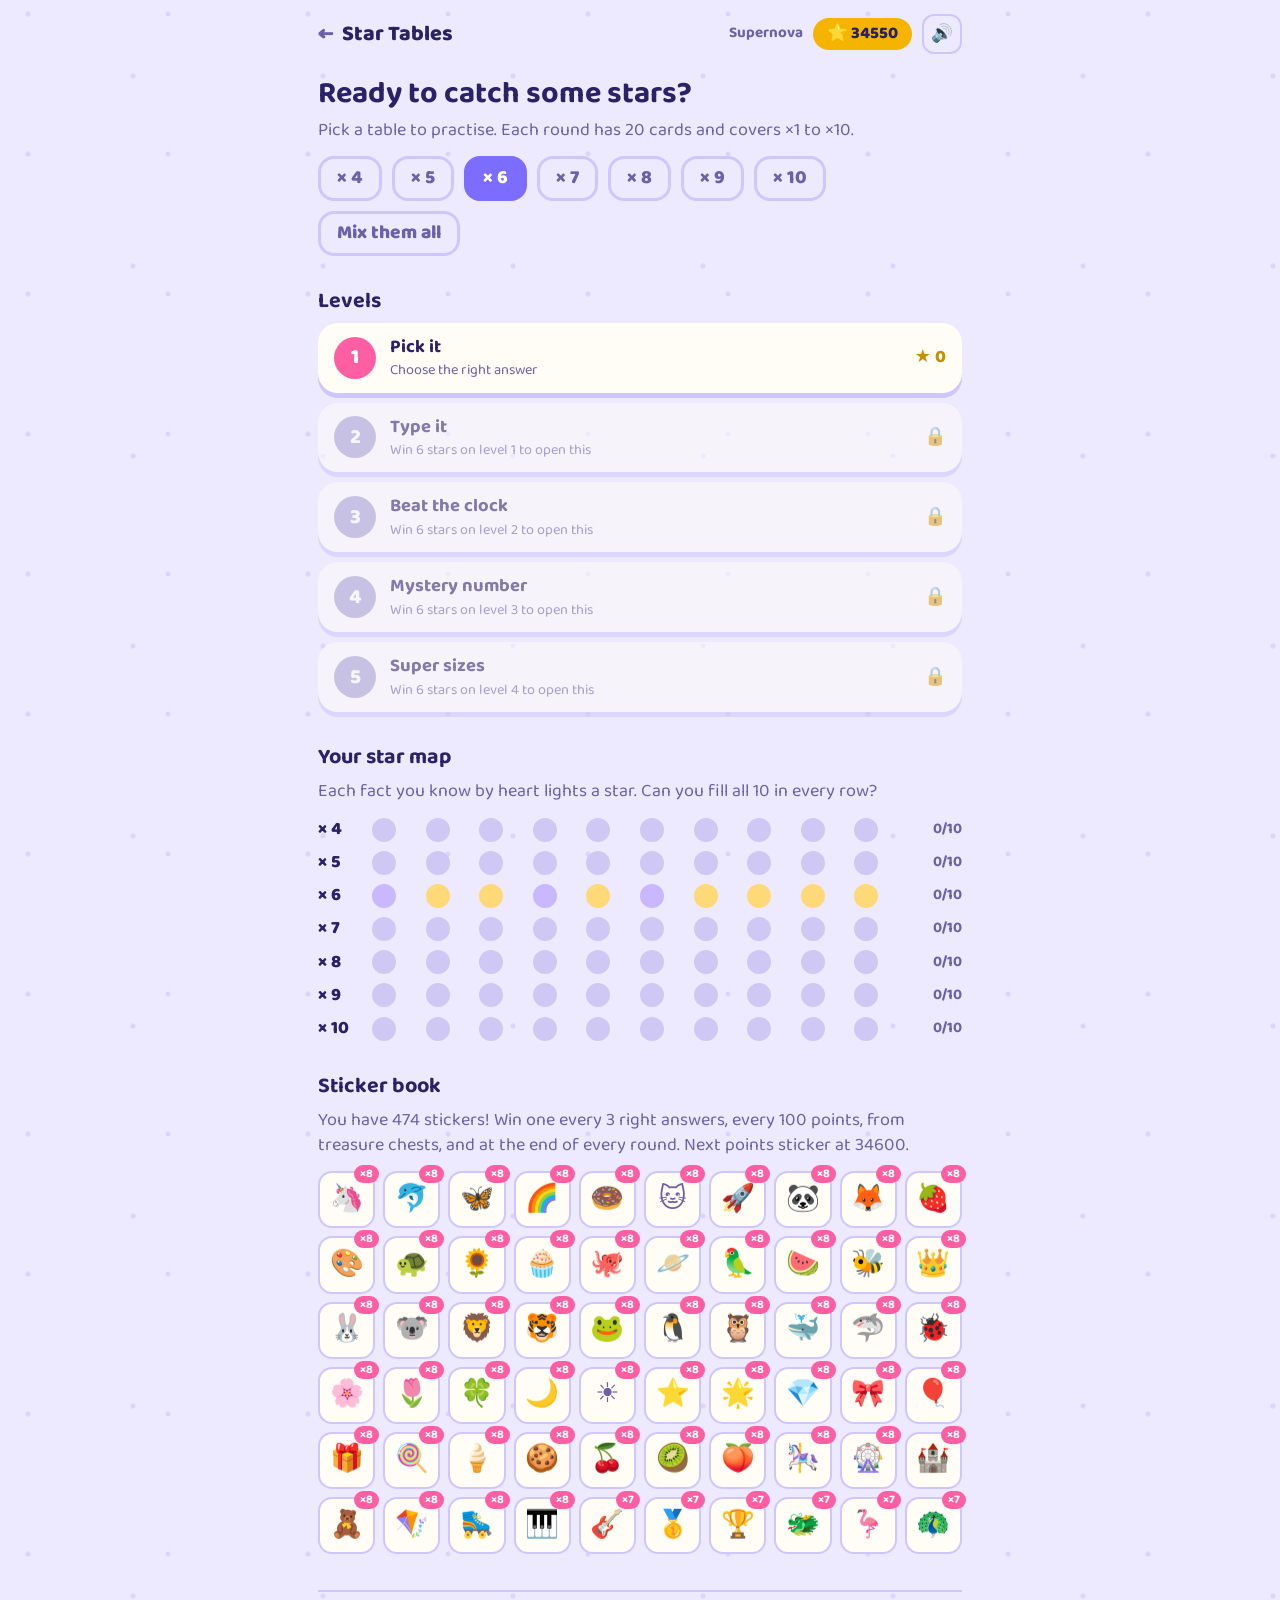
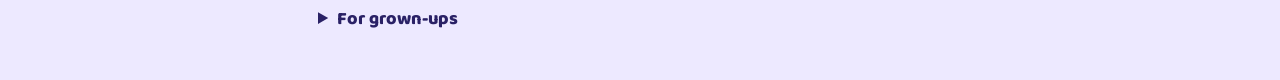
<file: stars.html>
<!doctype html>
<html lang="en">
<head>
<meta charset="utf-8">
<meta name="viewport" content="width=device-width,initial-scale=1">
<title>Star Tables</title>
<link rel="preconnect" href="https://fonts.googleapis.com">
<link rel="preconnect" href="https://fonts.gstatic.com" crossorigin>
<link href="https://fonts.googleapis.com/css2?family=Baloo+2:wght@500;700;800&display=swap" rel="stylesheet">
<style>
:root{
  --sky:#EDE9FF; --sky2:#DCD4FF; --ink:#2A2166; --muted:#6A61A8;
  --card:#FFFDF6; --cardink:#2A2166; --gold:#F5B400; --pink:#FF5FA2;
  --mint:#14B886; --violet:#7C6CFF; --line:#CFC6FF; --dotoff:#CFC8F4;
  --okbg:#E3FFF4; --nobg:#FFEFF6;
}
@media (prefers-color-scheme: dark){
  :root:not([data-theme="light"]){
    --sky:#1C1748; --sky2:#2A2363; --ink:#F3F0FF; --muted:#B3AAE6;
    --line:#3E3585; --dotoff:#453C8E; --gold:#FFC93C;
  }
}
:root[data-theme="dark"]{
  --sky:#1C1748; --sky2:#2A2363; --ink:#F3F0FF; --muted:#B3AAE6;
  --line:#3E3585; --dotoff:#453C8E; --gold:#FFC93C;
}
*{box-sizing:border-box}
html,body{margin:0}
body{
  background:var(--sky);
  background-image:radial-gradient(circle at 20% 10%, var(--sky2) 0 2px, transparent 3px),
                   radial-gradient(circle at 70% 40%, var(--sky2) 0 2px, transparent 3px);
  background-size:140px 140px, 190px 190px;
  color:var(--ink);
  font-family:"Baloo 2","Trebuchet MS","Segoe UI",system-ui,sans-serif;
  font-size:18px; line-height:1.4; min-height:100vh;
}
button{font:inherit;cursor:pointer;color:inherit}
button:focus-visible,summary:focus-visible{outline:3px solid var(--pink);outline-offset:3px}
.top{display:flex;justify-content:space-between;align-items:center;gap:12px;padding:14px 18px;max-width:680px;margin:0 auto;flex-wrap:wrap}
.brand{font-weight:800;font-size:1.35rem}
.back{color:var(--muted);text-decoration:none;margin-right:4px}
.score{display:flex;align-items:center;gap:10px}
#rank{color:var(--muted);font-weight:700;font-size:.95rem}
.pill{background:var(--gold);color:#2A2166;font-weight:800;padding:4px 14px;border-radius:999px;font-size:1.05rem}
.icon{background:none;border:2px solid var(--line);border-radius:12px;width:40px;height:40px;font-size:1.1rem}
main{max-width:680px;margin:0 auto;padding:0 18px 48px}
h1{font-size:1.9rem;line-height:1.15;margin:.3em 0 .2em}
h2{font-size:1.35rem;margin:1.4em 0 .3em}
h3{font-size:1.1rem;margin:1em 0 .3em}
.muted{color:var(--muted);margin:.2em 0 .7em}
.chips{display:flex;flex-wrap:wrap;gap:10px}
.chip{border:3px solid var(--line);background:transparent;border-radius:16px;padding:6px 16px;font-weight:800;font-size:1.2rem;color:var(--muted)}
.chip.on{background:var(--violet);border-color:var(--violet);color:#fff}
.levels{display:grid;gap:10px}
.level{display:flex;align-items:center;gap:14px;text-align:left;background:var(--card);color:var(--cardink);border:none;border-radius:20px;padding:12px 16px;box-shadow:0 5px 0 var(--line)}
.level:active{transform:translateY(3px);box-shadow:0 2px 0 var(--line)}
.level.locked{opacity:.55;cursor:not-allowed}
.lvnum{flex:none;width:42px;height:42px;border-radius:50%;background:var(--pink);color:#fff;display:grid;place-items:center;font-weight:800;font-size:1.3rem}
.level.locked .lvnum{background:#A9A2CF}
.lvtxt{flex:1;display:flex;flex-direction:column}
.lvtxt b{font-size:1.15rem}
.lvtxt small{font-size:.9rem;color:#6A61A8}
.lvstars{font-weight:800;color:#C98F00;white-space:nowrap}
.map{display:grid;gap:8px}
.row{display:flex;align-items:center;gap:10px}
.rl{width:44px;font-weight:800}
.rc{width:48px;text-align:right;color:var(--muted);font-weight:700;font-size:.95rem}
.dots{flex:1;display:grid;grid-template-columns:repeat(10,1fr);gap:4px}
.dot{aspect-ratio:1;border-radius:50%;background:var(--dotoff);max-width:24px}
.dot.b1{background:#C9B8FF}
.dot.b2{background:#FFD978}
.dot.b3{background:var(--gold);box-shadow:0 0 8px var(--gold)}
.stickers{display:grid;grid-template-columns:repeat(auto-fill,minmax(52px,1fr));gap:8px}
.st{aspect-ratio:1;display:grid;place-items:center;border-radius:14px;border:2px dashed var(--line);font-size:1.7rem;color:var(--muted);font-weight:800}
.st.got{border-style:solid;background:var(--card)}
.st{position:relative}
.cnt{position:absolute;right:-6px;top:-8px;background:var(--pink);color:#fff;font-size:.75rem;border-radius:99px;padding:0 6px;line-height:1.5}
.chest{font-weight:800;color:#B7791F;font-size:1.05rem}
.newst{font-size:1.5rem}
.grown{margin-top:2em;border-top:2px solid var(--line);padding-top:.8em}
.grown summary{font-weight:800;cursor:pointer}
.acc{border-collapse:collapse;width:100%;margin:.5em 0}
.acc th,.acc td{padding:4px 8px;text-align:left;border-bottom:1px solid var(--line)}
.weak{display:flex;flex-wrap:wrap;gap:8px}
.wk{background:var(--card);color:var(--cardink);border-radius:10px;padding:2px 10px;font-weight:700}
.wk small{color:#C23B78;font-weight:600}
.ghost{background:transparent;border:2px solid var(--line);border-radius:14px;padding:6px 16px;font-weight:700}
.go{background:var(--mint);color:#fff;border:none;border-radius:16px;padding:10px 22px;font-weight:800;font-size:1.2rem;box-shadow:0 5px 0 #0C8A64}
.go:active{transform:translateY(3px);box-shadow:0 2px 0 #0C8A64}
.wide{width:100%;max-width:420px}
/* play */
.play{display:flex;flex-direction:column;align-items:center;gap:14px;padding-top:6px}
.bar{display:flex;align-items:center;justify-content:space-between;width:100%;gap:10px}
.prog{flex:1;max-width:260px;display:flex;align-items:center;gap:8px;font-weight:800;color:var(--muted)}
.pbar{flex:1;height:14px;border-radius:99px;background:var(--dotoff);overflow:hidden}
.pbar span{display:block;height:100%;background:var(--mint);transition:width .3s}
.prog i{width:14px;height:14px;border-radius:50%;background:var(--dotoff)}
.prog i.ok{background:var(--mint)}
.prog i.no{background:var(--pink)}
.prog i.now{outline:3px solid var(--violet)}
.streak{min-width:70px;text-align:right;font-weight:800;color:#FF7A1A}
.lvname{color:var(--muted);font-weight:700}
.timer{width:100%;max-width:420px;height:12px;background:var(--dotoff);border-radius:99px;overflow:hidden}
.timer span{display:block;height:100%;width:100%;background:var(--gold)}
.hide{display:none}
.card{perspective:1100px;width:100%;max-width:420px;aspect-ratio:5/3}
.inner{position:relative;width:100%;height:100%;transition:transform .5s cubic-bezier(.3,1.4,.5,1);transform-style:preserve-3d}
.card.flipped .inner{transform:rotateY(180deg)}
.face{position:absolute;inset:0;backface-visibility:hidden;-webkit-backface-visibility:hidden;border-radius:28px;display:flex;flex-direction:column;align-items:center;justify-content:center;gap:6px;background:var(--card);color:var(--cardink);box-shadow:0 8px 0 var(--line);padding:16px;text-align:center}
.back{transform:rotateY(180deg)}
.back.ok{background:var(--okbg)}
.back.no{background:var(--nobg)}
.q{font-size:clamp(2.4rem,11vw,3.6rem);font-weight:800;line-height:1}
.typed{min-width:120px;min-height:56px;border-radius:14px;border:3px solid var(--violet);font-size:2.2rem;font-weight:800;line-height:50px;padding:0 12px}
.typed.empty{border-style:dashed;opacity:.6}
.typed:empty{display:none}
.big{font-size:clamp(2rem,9vw,3rem);font-weight:800;line-height:1.05}
.praise{font-size:1.3rem;font-weight:800;color:#0C8A64}
.x{background:#FF7A1A;color:#fff;border-radius:8px;padding:0 8px;font-size:1rem}
.hint{font-size:1.05rem;color:#8A2B59;font-weight:600;max-width:34ch}
.controls{width:100%;max-width:420px;display:flex;justify-content:center}
.mc{display:grid;grid-template-columns:1fr 1fr;gap:12px;width:100%}
.opt{background:var(--card);color:var(--cardink);border:none;border-radius:18px;padding:14px;font-size:1.9rem;font-weight:800;box-shadow:0 5px 0 var(--line)}
.opt:active{transform:translateY(3px);box-shadow:0 2px 0 var(--line)}
.opt.right{background:var(--mint);color:#fff}
.opt.wrong{background:var(--pink);color:#fff}
.pad{display:grid;grid-template-columns:repeat(3,1fr);gap:10px;width:100%}
.pad button{background:var(--card);color:var(--cardink);border:none;border-radius:16px;padding:10px;font-size:1.7rem;font-weight:800;box-shadow:0 5px 0 var(--line)}
.pad button:active{transform:translateY(3px);box-shadow:0 2px 0 var(--line)}
.pad .go{background:var(--mint);color:#fff;font-size:1.2rem;box-shadow:0 5px 0 #0C8A64}
.earned{font-weight:800;color:var(--muted)}
/* end */
.end{text-align:center;padding-top:20px}
.bigstars{font-size:4.2rem;letter-spacing:8px;line-height:1}
.bigstars span{color:var(--dotoff)}
.bigstars span.on{color:var(--gold);text-shadow:0 0 18px var(--gold)}
.sum{font-size:1.2rem}
.news{background:var(--card);color:var(--cardink);display:inline-block;border-radius:16px;padding:8px 18px;font-weight:800;margin:6px}
.ns{font-size:1.8rem}
.endbtns{display:flex;gap:12px;justify-content:center;flex-wrap:wrap;margin-top:18px}
#fx{position:fixed;inset:0;pointer-events:none;z-index:9}
@media (prefers-reduced-motion: reduce){ .inner{transition:none} }
</style>
</head>
<body>
<header class="top">
  <div class="brand"><a href="index.html#year" class="back" title="Change year">&#8592;</a> Star Tables</div>
  <div class="score"><span id="rank"></span><span class="pill" id="pts"></span><button id="snd" class="icon" aria-label="Sound on or off"></button></div>
</header>
<main id="app"></main>
<canvas id="fx"></canvas>
<script>
const $=s=>document.querySelector(s);
const app=$('#app');
const TABLES=[4,5,6,7,8,9,10];
const LEVELS=[
  {name:"Pick it",desc:"Choose the right answer",mult:1,mode:"mc"},
  {name:"Type it",desc:"Type the answer yourself",mult:2,mode:"type"},
  {name:"Beat the clock",desc:"6 seconds per card, fast answers get bonus points",mult:2,mode:"timed"},
  {name:"Mystery number",desc:"Find the missing number, then divide",mult:3,mode:"type"},
  {name:"Super sizes",desc:"Times tables with tens, like 8 × 50",mult:3,mode:"type"}
];
const UNLOCK=6;
const MAXB=10;
const ROUND=20;
const STICKERS=["🦄","🐬","🦋","🌈","🍩","🐱","🚀","🐼","🦊","🍓","🎨","🐢","🌻","🧁","🐙","🪐","🦜","🍉","🐝","👑","🐰","🐨","🦁","🐯","🐸","🐧","🦉","🐳","🦈","🐞","🌸","🌷","🍀","🌙","☀️","⭐","🌟","💎","🎀","🎈","🎁","🍭","🍦","🍪","🍒","🥝","🍑","🎠","🎡","🏰","🧸","🪁","🛼","🎹","🎸","🥇","🏆","🐲","🦩","🦚"];
const RANKS=[[0,"Star Spotter"],[300,"Sparkle Seeker"],[700,"Comet Catcher"],[1300,"Moon Walker"],[2200,"Rocket Rider"],[3500,"Planet Explorer"],[5000,"Galaxy Hero"],[7500,"Star Queen"],[10000,"Supernova"]];
const PRAISE=["Yes!","Brilliant!","Spot on!","Star answer!","Nailed it!","Super!"];
const KEY="star-tables-v1";
/* The child's name is typed in once under "For grown-ups" and kept on THIS device only.
   It is never written into the code: this site and its repository are public, and the
   children's names stay out of both. */
const NAME_KEY="star-tables-name";
function childName(){try{return (localStorage.getItem(NAME_KEY)||"").trim();}catch(e){return "";}}
const esc=t=>String(t).replace(/[&<>"]/g,c=>({"&":"&amp;","<":"&lt;",">":"&gt;",'"':"&quot;"}[c]));
function blank(){return {bonus:0,points:0,facts:{},stars:[0,0,0,0,0],tables:[6],sound:true,sessions:0};}
/* Progress carried over from the first version of this app, read on 2026-09-18.
   Used only when this device has never saved anything here, so it cannot overwrite
   anything played since. */
const CARRIED={"points":34550,"bonus":129,"facts":{"6x1":{"box":1,"right":1,"wrong":0},"6x10":{"box":2,"right":2,"wrong":0},"6x2":{"box":2,"right":2,"wrong":0},"6x3":{"box":2,"right":4,"wrong":0},"6x4":{"box":1,"right":1,"wrong":0},"6x5":{"box":2,"right":2,"wrong":0},"6x6":{"box":1,"right":1,"wrong":0},"6x7":{"box":2,"right":2,"wrong":0},"6x8":{"box":2,"right":2,"wrong":0},"6x9":{"box":2,"right":2,"wrong":0}},"tables":[6],"sound":true,"stars":[0,0,0,0,0],"sessions":0};
let S; try{S=JSON.parse(localStorage.getItem(KEY))||JSON.parse(JSON.stringify(CARRIED));}catch(e){S=JSON.parse(JSON.stringify(CARRIED));}
S=Object.assign(blank(),S);
function save(){
  try{localStorage.setItem(KEY,JSON.stringify(S));}catch(e){}
}
function fact(a,b){const k=a+"x"+b;return S.facts[k]||(S.facts[k]={box:0,right:0,wrong:0});}
const pick=arr=>arr[Math.floor(Math.random()*arr.length)];
function shuffle(a){for(let i=a.length-1;i>0;i--){const j=Math.floor(Math.random()*(i+1));[a[i],a[j]]=[a[j],a[i]];}return a;}
function owned(){return Math.floor(S.points/100)+S.bonus;}
function stickerAt(k){return STICKERS[k%STICKERS.length];}
function newStickers(from,to){const a=[];for(let k=from;k<to;k++)a.push(stickerAt(k));return a;}
function rankOf(p){let r=RANKS[0][1];for(const [t,n] of RANKS)if(p>=t)r=n;return r;}

/* sound */
let ac=null;
function tone(f,d=.12,type="sine"){if(!S.sound)return;try{ac=ac||new (window.AudioContext||window.webkitAudioContext)();const o=ac.createOscillator(),g=ac.createGain();o.type=type;o.frequency.value=f;g.gain.setValueAtTime(.15,ac.currentTime);g.gain.exponentialRampToValueAtTime(.001,ac.currentTime+d);o.connect(g).connect(ac.destination);o.start();o.stop(ac.currentTime+d);}catch(e){}}
function yay(){tone(660);setTimeout(()=>tone(880),90);}
function oops(){tone(220,.22,"triangle");}

function updatePts(){$('#pts').textContent="⭐ "+S.points;$('#rank').textContent=rankOf(S.points);$('#snd').textContent=S.sound?"🔊":"🔇";}
$('#snd').onclick=()=>{S.sound=!S.sound;save();updatePts();};

/* choosing facts: tricky ones come up more */
function pickFact(last){
  const pool=[];
  for(const a of S.tables)for(let b=1;b<=MAXB;b++){
    if(last&&last.a===a&&last.b===b)continue;
    const f=S.facts[a+"x"+b];const box=f?f.box:0;
    let w=(4-box)**2; if(b===1||b===10)w=Math.max(1,w/3);
    pool.push([a,b,w]);
  }
  let t=Math.random()*pool.reduce((s,p)=>s+p[2],0);
  for(const p of pool){t-=p[2];if(t<=0)return {a:p[0],b:p[1]};}
  return {a:pool[0][0],b:pool[0][1]};
}
function makeQ(lv,a,b){
  const p=a*b;
  if(lv<=2) return {text:`${a} × ${b}`,ans:p,a,b};
  const r=Math.floor(Math.random()*3);
  if(lv===3){
    if(r===0)return {text:`${a} × ? = ${p}`,ans:b,a,b};
    if(r===1)return {text:`? × ${a} = ${p}`,ans:b,a,b};
    return {text:`${p} ÷ ${a}`,ans:b,a,b};
  }
  if(r===0)return {text:`${a} × ${b*10}`,ans:p*10,a,b};
  if(r===1)return {text:`${a*10} × ${b}`,ans:p*10,a,b};
  return {text:`${a} × ? = ${p*10}`,ans:b*10,a,b};
}
function options(q){
  const s=new Set([q.ans]);
  const c=shuffle([q.ans+q.a,q.ans-q.a,q.ans+q.b,q.ans-q.b,q.ans+1,q.ans-1,q.ans+10,q.ans-2]);
  for(const x of c){if(s.size>=4)break;if(x>0)s.add(x);}
  let k=3;while(s.size<4){s.add(q.ans+k);k+=3;}
  return shuffle([...s]);
}
function full(q){return q.text.includes('?')?q.text.replace('?',q.ans):`${q.text} = ${q.ans}`;}
function hint(q,lv){
  const {a,b}=q;
  if(lv===4)return `${a} × ${b} = ${a*b}. Ten times bigger makes ${a*b*10}.`;
  const seq=[];for(let i=1;i<=b;i++)seq.push(a*i);
  return `Count in ${a}s: ${seq.join(', ')}`;
}
function mark(q,ok,lv){
  const f=fact(q.a,q.b);
  if(ok){f.right++;const cap=lv===0?2:3;if(f.box<cap)f.box++;}
  else{f.wrong++;f.box=Math.max(0,f.box-2);}
}

/* home */
function unlocked(i){return i===0||S.stars[i-1]>=UNLOCK;}
function parentPanel(){
  const rows=TABLES.map(t=>{let r=0,w=0;for(let b=1;b<=MAXB;b++){const f=S.facts[t+'x'+b];if(f){r+=f.right;w+=f.wrong;}}const n=r+w;return `<tr><td>× ${t}</td><td>${n}</td><td>${n?Math.round(100*r/n)+'%':'not yet'}</td></tr>`;}).join('');
  const weak=Object.entries(S.facts).filter(([k,f])=>f.wrong>0&&+k.split('x')[1]<=MAXB).sort((x,y)=>x[1].box-y[1].box||y[1].wrong-x[1].wrong).slice(0,8)
    .map(([k,f])=>{const [a,b]=k.split('x');return `<span class="wk">${a} × ${b} = ${a*b} <small>${f.wrong} slip${f.wrong>1?'s':''}</small></span>`;}).join('')||'<span class="muted">No slips yet.</span>';
  return `<p><label>Name shown on this iPad only: <input id="kidname" maxlength="20" value="${esc(childName())}" style="font:inherit;padding:4px 8px;border-radius:10px;border:2px solid var(--line);width:10em"></label> <button id="savename" class="ghost">Save</button></p>
  <p>Sessions played: ${S.sessions}</p>
  <table class="acc"><thead><tr><th>Table</th><th>Answers</th><th>Accuracy</th></tr></thead><tbody>${rows}</tbody></table>
  <h3>Trickiest facts</h3><div class="weak">${weak}</div>
  <p class="muted">Tricky facts come up more often until they stick. A star lights up once a fact is answered right several times in a row, typed not picked.</p>
  <button id="reset" class="ghost">Reset all progress</button>`;
}
function home(){
  stopTimer();P=null;updatePts();
  const N=owned(),L=STICKERS.length;
  app.innerHTML=`
  <section><h1>${childName()?`Hi ${esc(childName())}! `:""}Ready to catch some stars?</h1>
  <p class="muted">Pick a table to practise. Each round has 20 cards and covers ×1 to ×10.</p>
  <div class="chips">${TABLES.map(t=>{const on=S.tables.length===1&&S.tables[0]===t;return `<button class="chip ${on?'on':''}" data-t="${t}" aria-pressed="${on}">× ${t}</button>`;}).join('')}<button class="chip ${S.tables.length>1?'on':''}" data-t="all" aria-pressed="${S.tables.length>1}">Mix them all</button></div></section>
  <section><h2>Levels</h2><div class="levels">${LEVELS.map((L,i)=>{const u=unlocked(i);return `<button class="level ${u?'':'locked'}" data-lv="${i}" ${u?'':'disabled'}>
    <span class="lvnum">${i+1}</span><span class="lvtxt"><b>${L.name}</b><small>${u?L.desc:`Win ${UNLOCK} stars on level ${i} to open this`}</small></span>
    <span class="lvstars">${u?'★ '+S.stars[i]:'🔒'}</span></button>`;}).join('')}</div></section>
  <section><h2>Your star map</h2><p class="muted">Each fact you know by heart lights a star. Can you fill all 10 in every row?</p>
  <div class="map">${TABLES.map(t=>{let lit=0;const d=[];for(let b=1;b<=MAXB;b++){const f=S.facts[t+'x'+b];const bx=f?f.box:0;if(bx>=3)lit++;d.push(`<i class="dot b${bx}" title="${t} × ${b}"></i>`);}return `<div class="row"><span class="rl">× ${t}</span><span class="dots">${d.join('')}</span><span class="rc">${lit}/10</span></div>`;}).join('')}</div></section>
  <section><h2>Sticker book</h2><p class="muted">You have ${N} sticker${N===1?'':'s'}! Win one every 3 right answers, every 100 points, from treasure chests, and at the end of every round. Next points sticker at ${(Math.floor(S.points/100)+1)*100}.</p>
  <div class="stickers">${STICKERS.map((s,i)=>{const c=Math.floor(N/L)+(i<N%L?1:0);return `<span class="st ${c?'got':''}">${c?s:'?'}${c>1?`<b class="cnt">×${c}</b>`:''}</span>`;}).join('')}</div></section>
  <details class="grown"><summary>For grown-ups</summary>${parentPanel()}</details>`;
  app.querySelectorAll('.chip').forEach(c=>c.onclick=()=>{
    S.tables=c.dataset.t==='all'?[...TABLES]:[+c.dataset.t];
    save();home();
  });
  app.querySelectorAll('.level:not(.locked)').forEach(b=>b.onclick=()=>start(+b.dataset.lv));
  $('#savename').onclick=()=>{try{localStorage.setItem(NAME_KEY,$('#kidname').value.trim());}catch(e){}home();};
  $('#reset').onclick=()=>{if(confirm("Reset all points, stars and stickers?")){S=blank();save();home();}};
}

/* play */
let P=null,tick=null;
function start(lv){
  const queue=[];
  if(S.tables.length===1){
    const a=S.tables[0];const bs=[1,2,3,4,5,6,7,8,9,10];
    if(lv!==0)shuffle(bs);
    bs.forEach(b=>queue.push({a,b}));
  }
  P={ownedStart:owned(),lv,n:0,correct:0,streak:0,best:0,earned:0,last:null,res:[],queue};renderPlay();next();
}
function renderPlay(){
  const L=LEVELS[P.lv];
  app.innerHTML=`<section class="play">
  <div class="bar"><button class="ghost" id="quit">Stop</button><div class="prog" id="prog"></div><div class="streak" id="streak"></div></div>
  <div class="lvname">Level ${P.lv+1}: ${L.name}, ${S.tables.length===1?'the '+S.tables[0]+' times table':'all tables mixed'}</div>
  <div class="timer ${L.mode==='timed'?'':'hide'}"><span id="tbar"></span></div>
  <div class="card" id="card"><div class="inner"><div class="face front"><div class="q" id="q"></div><div class="typed" id="typed"></div></div><div class="face back" id="back"></div></div></div>
  <div class="controls" id="controls"></div>
  <div class="earned" id="earned"></div></section>`;
  $('#quit').onclick=home;
}
function updateBar(){
  $('#prog').innerHTML=`<span class="pbar"><span style="width:${100*P.n/ROUND}%"></span></span><span>${Math.min(P.n+1,ROUND)}/${ROUND}</span>`;
  $('#streak').textContent=P.streak>=2?`🔥 ${P.streak}`:'';
  $('#earned').textContent=`+${P.earned} points this round`;
}
function next(){
  if(!P)return;
  if(P.n>=ROUND)return finish();
  const f=P.queue[P.n]||pickFact(P.last);P.last=f;P.q=makeQ(P.lv,f.a,f.b);P.input='';P.locked=false;
  $('#card').classList.remove('flipped');
  $('#q').textContent=P.q.text.includes('?')?P.q.text:P.q.text+' = ?';
  const L=LEVELS[P.lv],c=$('#controls');
  if(L.mode==='mc'){
    $('#typed').textContent='';
    c.innerHTML=`<div class="mc">${options(P.q).map(o=>`<button class="opt" data-v="${o}">${o}</button>`).join('')}</div>`;
    c.querySelectorAll('.opt').forEach(b=>b.onclick=()=>check(+b.dataset.v,b));
  }else{
    c.innerHTML=`<div class="pad">${[1,2,3,4,5,6,7,8,9].map(d=>`<button data-d="${d}">${d}</button>`).join('')}<button data-d="del" aria-label="Delete">⌫</button><button data-d="0">0</button><button data-d="ok" class="go">Check</button></div>`;
    c.querySelectorAll('.pad button').forEach(b=>b.onclick=()=>key(b.dataset.d));
    showTyped();
  }
  updateBar();
  P.t0=performance.now();
  if(L.mode==='timed')startTimer();
}
function showTyped(){const t=$('#typed');t.textContent=P.input||' ';t.classList.toggle('empty',!P.input);}
function key(d){
  if(!P||P.locked)return;
  if(d==='del')P.input=P.input.slice(0,-1);
  else if(d==='ok'){if(P.input!=='')check(+P.input);return;}
  else if(P.input.length<4)P.input+=d;
  showTyped();
}
function startTimer(){
  stopTimer();const bar=$('#tbar'),t0=performance.now();
  tick=setInterval(()=>{const f=(performance.now()-t0)/6000;bar.style.width=Math.max(0,100-f*100)+'%';if(f>=1){stopTimer();check(null);}},50);
}
function stopTimer(){if(tick){clearInterval(tick);tick=null;}}
function check(v,btn){
  if(!P||P.locked)return;
  P.locked=true;stopTimer();
  const ms=performance.now()-P.t0,ok=v===P.q.ans,L=LEVELS[P.lv];
  P.n++;P.res.push(ok);mark(P.q,ok,P.lv);
  const back=$('#back');
  let chest=false,got=[];
  if(ok){
    P.correct++;P.streak++;P.best=Math.max(P.best,P.streak);
    const sm=P.streak>=10?5:P.streak>=6?3:P.streak>=3?2:1;
    const fast=L.mode==='timed'&&ms<3000;
    const before=owned();
    let g=20*L.mult*sm+(fast?10:0);
    chest=P.streak%5===0;
    if(chest){g+=50;S.bonus++;}
    if(P.correct%3===0)S.bonus++;
    S.points+=g;P.earned+=g;
    got=newStickers(before,owned());
    back.className='face back ok';
    back.innerHTML=`<div class="big">${full(P.q)}</div><div class="praise">${pick(PRAISE)} +${g}${sm>1?` <span class="x">streak ×${sm}</span>`:''}${fast?' ⚡':''}</div>${chest?`<div class="chest">🎁 Treasure chest! ${P.streak} in a row</div>`:''}${got.length?`<div class="newst">New sticker ${got.join(' ')}</div>`:''}`;
    yay();if(btn)btn.classList.add('right');
  }else{
    P.streak=0;
    back.className='face back no';
    back.innerHTML=`<div class="big">${full(P.q)}</div><div class="hint">${hint(P.q,P.lv)}</div>`;
    oops();if(btn)btn.classList.add('wrong');
  }
  $('#card').classList.add('flipped');
  save();updateBar();updatePts();
  if(ok){setTimeout(next,chest||got.length?1700:1100);}
  else{
    $('#controls').innerHTML=`<button class="go wide" id="nx">${v===null?"Time's up! Next card":"Got it, next card"}</button>`;
    $('#nx').onclick=next;$('#nx').focus();
  }
}
function finish(){
  stopTimer();
  const lv=P.lv,st=P.correct>=18?3:P.correct>=14?2:P.correct>=10?1:0;
  const before=S.stars[lv];S.stars[lv]+=st;S.sessions++;
  const newLevel=lv<4&&before<UNLOCK&&S.stars[lv]>=UNLOCK;
  const roundBonus=100+50*st;S.points+=roundBonus;P.earned+=roundBonus;
  S.bonus+=1+st;
  const newSt=newStickers(P.ownedStart,owned());
  const rb=rankOf(S.points-P.earned),rn=rankOf(S.points);
  save();updatePts();
  const msg=st===3?'Superstar!':st===2?'Brilliant work!':st===1?'Good going!':'Keep going, every try helps!';
  app.innerHTML=`<section class="end">
  <div class="bigstars">${[0,1,2].map(i=>`<span class="${i<st?'on':''}">★</span>`).join('')}</div>
  <h1>${msg}</h1>
  <p class="sum">${P.correct} out of ${ROUND} right. Best streak ${P.best}. You earned ${P.earned} points, including a ${100+50*st} point finishing bonus.</p>
  ${newLevel?`<p class="news">🔓 Level ${lv+2} is open: ${LEVELS[lv+1].name}!</p>`:''}
  ${newSt.length?`<p class="news">${newSt.length} new sticker${newSt.length>1?'s':''} this round: <span class="ns">${newSt.join(' ')}</span></p>`:''}
  ${rn!==rb?`<p class="news">You are now a ${rn}!</p>`:''}
  <div class="endbtns"><button class="go" id="again">Play again</button><button class="ghost" id="home">Back to star map</button></div></section>`;
  $('#again').onclick=()=>start(lv);$('#home').onclick=home;
  if(st>=2||newLevel||newSt.length){yay();setTimeout(yay,200);confetti();}
  P=null;
}
document.addEventListener('keydown',e=>{
  if(!P)return;
  if(P.locked){if(e.key==='Enter'&&$('#nx')){e.preventDefault();next();}return;}
  if(LEVELS[P.lv].mode==='mc')return;
  if(/^[0-9]$/.test(e.key))key(e.key);
  else if(e.key==='Backspace')key('del');
  else if(e.key==='Enter'){e.preventDefault();key('ok');}
});
function confetti(){
  if(matchMedia('(prefers-reduced-motion: reduce)').matches)return;
  const cv=$('#fx'),cx=cv.getContext('2d');cv.width=innerWidth;cv.height=innerHeight;
  const cols=['#F5B400','#FF5FA2','#14B886','#7C6CFF','#5BC0FF'];
  const ps=Array.from({length:140},()=>({x:Math.random()*cv.width,y:-20-Math.random()*cv.height*.5,vx:(Math.random()-.5)*3,vy:2+Math.random()*3,r:5+Math.random()*5,c:cols[Math.random()*5|0],a:Math.random()*6}));
  let f=0;
  (function loop(){cx.clearRect(0,0,cv.width,cv.height);
    ps.forEach(p=>{p.x+=p.vx;p.y+=p.vy;p.a+=.1;cx.save();cx.translate(p.x,p.y);cx.rotate(p.a);cx.fillStyle=p.c;cx.fillRect(-p.r/2,-p.r/2,p.r,p.r*1.6);cx.restore();});
    if(++f<200)requestAnimationFrame(loop);else cx.clearRect(0,0,cv.width,cv.height);})();
}
home();
</script>
</body>
</html>
</file>
<file: src/styles.css>
:root {
  --team1: #f4c430;      /* gold */
  --team2: #1f9d55;      /* pitch green */
  --pitch: #1f9d55;
  --pitch-dark: #17823f;
  --board: #0b1f3a;
  --board-2: #12294c;
  --ink: #10231a;
  --white: #ffffff;
  --amber: #f6a609;
  --amber-bg: #fff6e2;
  --green-flash: #35c46b;
  --shadow: 0 8px 26px rgba(0,0,0,.22);
  font-size: 17px;
}

* { box-sizing: border-box; }
html, body { margin: 0; padding: 0; }
/* The background lives on <html> as well, or rubber-band scrolling on iOS shows
   a white band past the end of the page. */
html { background: #0e1720; }
body {
  font-family: "Segoe UI", system-ui, -apple-system, Roboto, Arial, sans-serif;
  color: var(--ink);
  background:
    radial-gradient(circle at 20% 0%, #24343f, #0e1720 70%) fixed;
  min-height: 100vh;
  -webkit-tap-highlight-color: transparent;
}
.hidden { display: none !important; }

/* Which build this device is actually running — tells us instantly if an iPad is stale */
.build { opacity: .45; margin-left: 6px; }

/* Error bar: hidden unless a script actually fails (see index.html) */
#errBar {
  display: none; position: fixed; left: 0; right: 0; top: 0; z-index: 100;
  background: #b3261e; color: #fff; font: 600 13px/1.35 ui-monospace, Menlo, monospace;
  padding: 8px 12px; word-break: break-word;
}

/* ---------- scoreboard header ---------- */
.scoreboard {
  display: flex; justify-content: space-between; align-items: center;
  gap: 12px; flex-wrap: wrap;
  background: linear-gradient(180deg, var(--board), var(--board-2));
  color: #fff; padding: 12px 18px;
  border-bottom: 4px solid var(--team1);
  box-shadow: var(--shadow);
}
.board-left { display: flex; align-items: center; gap: 12px; }
.crest {
  font-size: 34px; background: var(--team1); color: #08131f;
  width: 52px; height: 52px; display: grid; place-items: center;
  border-radius: 12px; box-shadow: inset 0 0 0 3px rgba(255,255,255,.35);
}
.scoreboard .h1-like {
  display: block; margin: 0; font-size: 1.25rem; letter-spacing: 2px; font-weight: 800;
  text-shadow: 0 2px 0 rgba(0,0,0,.35); color: #fff; line-height: 1.15;
}
.round-line { font-size: .85rem; opacity: .9; letter-spacing: 1px; }
.board-right { display: flex; align-items: center; gap: 16px; }
.stat { text-align: center; }
.stat-num {
  font-size: 1.5rem; font-weight: 800; color: var(--team1);
  font-variant-numeric: tabular-nums; line-height: 1;
}
.stat-lbl { font-size: .6rem; text-transform: uppercase; letter-spacing: 1px; opacity: .8; }
.chip-btn {
  background: rgba(255,255,255,.12); border: none; color: #fff;
  font-size: 1.1rem; border-radius: 10px; padding: 8px 10px; cursor: pointer;
}

/* ---------- layout ---------- */
main { max-width: 720px; margin: 18px auto; padding: 0 14px 60px; }
.card {
  background: #fff; border-radius: 16px; box-shadow: var(--shadow);
  padding: 18px; margin-bottom: 16px;
}

/* pitch look */
.pitch {
  position: relative; overflow: hidden;
  background:
    repeating-linear-gradient(90deg, var(--pitch) 0 46px, var(--pitch-dark) 46px 92px);
  color: #fff;
  border: 3px solid rgba(255,255,255,.5);
}
.pitch-lines {
  position: absolute; inset: 8px; border: 2px solid rgba(255,255,255,.55);
  border-radius: 10px; pointer-events: none;
}
.pitch-lines::before {
  content: ""; position: absolute; left: 50%; top: 0; bottom: 0;
  width: 2px; background: rgba(255,255,255,.55); transform: translateX(-1px);
}
.pitch-lines::after {
  content: ""; position: absolute; left: 50%; top: 50%; width: 74px; height: 74px;
  border: 2px solid rgba(255,255,255,.55); border-radius: 50%;
  transform: translate(-50%, -50%);
}

/* ---------- start screen ---------- */
.kick-title { margin: 4px 0 6px; font-size: 1.6rem; text-shadow: 0 2px 0 rgba(0,0,0,.3); }
.lead { position: relative; z-index: 1; line-height: 1.5; }
.team-picker, .round-picker {
  position: relative; z-index: 1; background: rgba(0,0,0,.28);
  border-radius: 12px; padding: 12px 14px; margin: 14px 0;
}
.team-picker h3, .round-picker h3 { margin: 0 0 8px; font-size: 1rem; letter-spacing: 1px; }
.picker-row { display: flex; gap: 14px; flex-wrap: wrap; align-items: center; }
.picker-row label, .round-picker label { display: flex; flex-direction: column; gap: 4px; font-size: .8rem; }
.picker-row input[type=text] { padding: 8px; border-radius: 8px; border: none; font-size: 1rem; }
.picker-row input[type=color] { width: 48px; height: 36px; border: none; border-radius: 8px; background: none; }
#roundSelect { padding: 10px; border-radius: 8px; border: none; font-size: 1rem; width: 100%; max-width: 320px; }
.hint-note { font-size: .78rem; opacity: .85; margin: 8px 0 0; }

/* ---------- buttons ---------- */
.btn {
  border: none; border-radius: 12px; padding: 12px 18px; font-size: 1rem;
  font-weight: 700; cursor: pointer; transition: transform .08s ease, filter .12s;
}
.btn:active { transform: translateY(2px) scale(.99); }
.btn-primary { background: var(--team1); color: #10231a; box-shadow: 0 4px 0 rgba(0,0,0,.25); }
.btn-primary:hover { filter: brightness(1.05); }
.btn-ghost { background: #eef3f0; color: #244; }
.btn.big { font-size: 1.15rem; padding: 14px 26px; display: block; width: 100%; margin-top: 6px; }

/* ---------- match dots ---------- */
.match-dots { display: flex; gap: 8px; justify-content: center; flex-wrap: wrap; margin-bottom: 12px; }
.match-dots .dot {
  width: 26px; height: 26px; border-radius: 50%; background: rgba(255,255,255,.25);
  display: grid; place-items: center; font-size: .8rem; color: #fff;
  border: 2px solid rgba(255,255,255,.4);
}
.match-dots .dot.done { background: var(--green-flash); border-color: #fff; }
.match-dots .dot.current { background: var(--team1); color: #10231a; border-color: #fff; box-shadow: 0 0 0 4px rgba(244,196,48,.35); }

/* ---------- problem card ---------- */
.problem-card { text-align: center; }
.solve-label { position: relative; z-index: 1; font-size: .7rem; letter-spacing: 3px; opacity: .85; }
.given-eq {
  position: relative; z-index: 1; font-size: 2rem; font-weight: 800;
  margin: 6px 0 4px; text-shadow: 0 2px 6px rgba(0,0,0,.4);
  font-family: "Cambria Math", Georgia, serif;
}
.story {
  position: relative; z-index: 1; background: rgba(0,0,0,.3); border-radius: 10px;
  padding: 10px 12px; margin-bottom: 8px; font-size: .95rem; line-height: 1.4;
}
.story::before { content: "📣 "; }

/* ball track */
.ball-track {
  position: relative; z-index: 1; height: 46px; margin-top: 8px;
  border-top: 2px dashed rgba(255,255,255,.5);
}
.goal-post { position: absolute; right: 0; top: 6px; font-size: 1.8rem; }
.ball {
  position: absolute; left: 0; top: 6px; font-size: 1.7rem;
  transition: left .6s cubic-bezier(.34,1.56,.64,1);
}
.ball.goal { left: calc(100% - 34px) !important; animation: shake .4s; }
@keyframes shake { 0%,100%{transform:rotate(0)} 25%{transform:rotate(-25deg)} 75%{transform:rotate(25deg)} }

/* ---------- steps stack (scoreboard timeline) ---------- */
.steps-stack { margin-bottom: 16px; }
.step-row {
  display: grid; grid-template-columns: 74px 1fr 34px; align-items: center;
  gap: 10px; background: #12294c; color: #eaf2ff; border-radius: 12px;
  padding: 12px 14px; margin-bottom: 8px; box-shadow: var(--shadow);
  border-left: 5px solid transparent;
}
.step-row .minute { font-size: .72rem; letter-spacing: 1px; opacity: .8; text-transform: uppercase; }
.step-row .line-eq {
  font-size: 1.35rem; font-family: "Cambria Math", Georgia, serif; font-weight: 700;
  /* fixed left column so every "=" lands on the same vertical line */
  display: grid; grid-template-columns: 46% auto 1fr; column-gap: .35em; align-items: baseline;
}
.step-row .line-eq .lhs { text-align: right; white-space: nowrap; overflow: visible; }
.step-row .line-eq .rhs { text-align: left; white-space: nowrap; }
.step-row .line-eq .eqs { text-align: center; opacity: .8; }
.step-row .line-eq .mid { grid-column: 1 / -1; text-align: center; }
.step-row .tick { text-align: center; font-size: 1.3rem; }
.step-row.given { border-left-color: #7f8ea3; opacity: .95; }
.step-row.done { border-left-color: var(--green-flash); }
.step-row.done .line-eq { color: #baf7cf; }
.step-row.active { border-left-color: var(--team1); background: #17335e; box-shadow: 0 0 0 3px rgba(244,196,48,.4), var(--shadow); }
.step-row.locked { opacity: .4; filter: grayscale(.4); }
.step-row.locked .line-eq { color: #9fb0c9; }
.flash-green { animation: flashG .7s; }
@keyframes flashG { 0%{background:#1f9d55} 100%{} }
.flash-amber { animation: flashA .7s; }
@keyframes flashA { 0%{background:#7a4a00} 100%{} }

/* ---------- active panel ---------- */
.active-panel { border-top: 5px solid var(--team1); }
.step-prompt { font-size: 1.08rem; font-weight: 600; margin-bottom: 10px; line-height: 1.4; }
.tap-row { display: flex; flex-wrap: wrap; gap: 8px; margin-bottom: 8px; }
.tap-chip {
  background: #eef3f0; border: 2px solid #cfe0d6; border-radius: 10px;
  padding: 7px 12px; font-size: 1.15rem; font-family: "Cambria Math", Georgia, serif;
  cursor: pointer; font-weight: 700;
}
.tap-chip:hover { border-color: var(--team2); }
.tap-confirm {
  background: #eaf7ef; border-left: 4px solid var(--team2); border-radius: 8px;
  padding: 8px 12px; font-size: .92rem; margin-bottom: 8px;
}
.input-row { display: flex; gap: 8px; margin-bottom: 10px; }
#lineInput {
  flex: 1; padding: 14px; font-size: 1.3rem; border: 2px solid #cfe0d6;
  border-radius: 12px; font-family: "Cambria Math", Georgia, serif; min-width: 0;
}
#lineInput:focus { outline: none; border-color: var(--team1); box-shadow: 0 0 0 3px rgba(244,196,48,.3); }
.btn-row { display: flex; gap: 8px; flex-wrap: wrap; }
.btn-row .btn { padding: 9px 13px; font-size: .88rem; }

/* pre-line so a hint or "why" can use blank lines to break a long explanation into
   short paragraphs — a wall of text is exactly what loses a struggling reader.
   The <pre> below sets its own white-space, so "the long way" is unaffected. */
.feedback { margin-top: 12px; padding: 12px 14px; border-radius: 12px; line-height: 1.5; font-size: 1rem; white-space: pre-line; }
.feedback.good { background: #e7f9ee; border-left: 5px solid var(--green-flash); }
.feedback.bad { background: var(--amber-bg); border-left: 5px solid var(--amber); }
.feedback.info { background: #eef4ff; border-left: 5px solid #5b8def; }
.feedback .fb-head { font-weight: 800; display: block; margin-bottom: 3px; }
.feedback pre { white-space: pre-wrap; font-family: "Cambria Math", Georgia, serif; font-size: 1.05rem; margin: 6px 0 0; }

/* ---------- controls / mascot ---------- */
.controls { display: flex; gap: 10px; justify-content: center; }
.mascot {
  position: fixed; right: 14px; bottom: 14px; font-size: 2.6rem;
  filter: drop-shadow(0 4px 6px rgba(0,0,0,.4)); z-index: 20; text-align: center;
}
.mascot-say {
  font-size: .72rem; background: #fff; color: #223; padding: 5px 9px; border-radius: 10px;
  box-shadow: var(--shadow); margin-top: 2px; max-width: 130px;
}
.mascot.cheer { animation: bounce .5s 2; }
@keyframes bounce { 0%,100%{transform:translateY(0)} 50%{transform:translateY(-16px) rotate(12deg)} }

/* ---------- modal ---------- */
.modal { position: fixed; inset: 0; background: rgba(6,14,24,.82); display: grid; place-items: center; z-index: 50; padding: 16px; }
.modal-card { max-width: 460px; text-align: center; color: var(--ink);
  /* the Computing mastery meter makes this taller than a phone screen */
  max-height: calc(100vh - 32px); max-height: calc(100dvh - 32px); overflow-y: auto; -webkit-overflow-scrolling: touch; }
.modal-card h2 { letter-spacing: 2px; margin: 4px 0 12px; }
.trophy { font-size: 4rem; animation: bounce 1s ease infinite; }
#summaryBody { text-align: left; line-height: 1.6; margin-bottom: 14px; }
#summaryBody .promo { background: #fff6e2; border-left: 5px solid var(--amber); padding: 10px 12px; border-radius: 10px; margin: 10px 0; font-weight: 700; }
#summaryBody ul { margin: 6px 0; padding-left: 20px; }

/* ---------- confetti ---------- */
#confettiCanvas { position: fixed; inset: 0; pointer-events: none; z-index: 60; }

footer { text-align: center; color: #9fb0bf; font-size: .78rem; padding: 10px 0 24px; }

/* ---------- problem diagram (SVG for angles/shapes/graphs) ---------- */
.problem-diagram { position: relative; z-index: 1; margin: 8px auto 2px; text-align: center; }
.problem-diagram svg { max-width: 100%; height: auto; background: rgba(255,255,255,.94); border-radius: 12px; padding: 8px; box-shadow: 0 2px 8px rgba(0,0,0,.25); }

/* two-way tables and pictograms come through as HTML, not SVG */
.wtable { margin: 0 auto; border-collapse: collapse; background: rgba(255,255,255,.94); color: #12324a;
  border-radius: 12px; overflow: hidden; box-shadow: 0 2px 8px rgba(0,0,0,.25); font-size: 1rem; }
.wtable th, .wtable td { border: 1px solid #b9cbd8; padding: 7px 14px; text-align: center; }
.wtable thead th, .wtable tbody th { background: #dcebf3; font-weight: 700; }
.wtable td b { color: #c0392b; font-size: 1.15em; }
@media (max-width: 480px) { .wtable th, .wtable td { padding: 6px 9px; font-size: .95rem; } }

/* ---------- menu tree ---------- */
.menu-block { position: relative; z-index: 1; margin: 12px 0; }
.menu-block h3 { margin: 0 0 8px; font-size: 1rem; letter-spacing: 1px; }
.subject-grid { display: grid; grid-template-columns: repeat(auto-fill, minmax(150px, 1fr)); gap: 10px; }
.subject-card {
  position: relative;
  text-align: left; background: rgba(0,0,0,.30); color: #fff; border: 2px solid rgba(255,255,255,.25);
  border-radius: 14px; padding: 12px; cursor: pointer; transition: transform .08s, border-color .12s, background .12s;
}
.subj-num {
  position: absolute; top: 6px; right: 9px; font-size: .72rem; font-weight: 800;
  opacity: .4; font-variant-numeric: tabular-nums; letter-spacing: .5px;
}
.subject-card.sel .subj-num { opacity: .55; }
/* Ratio and Problem Solving aren't on the Year 6 course, so they say so rather
   than borrowing a topic number they don't have. */
.subj-num.extra { font-size: .62rem; opacity: .32; text-transform: uppercase; }
.subject-card:hover { border-color: rgba(255,255,255,.6); }
.subject-card.sel { background: var(--team1); color: #10231a; border-color: #fff; box-shadow: 0 0 0 3px rgba(244,196,48,.4); }
.subj-icon { font-size: 1.8rem; line-height: 1; }
.subj-name { font-weight: 800; margin: 4px 0 2px; }
.subj-blurb { font-size: .74rem; opacity: .85; line-height: 1.25; }
.subject-card.sel .subj-blurb { opacity: .9; }
.level-row { display: flex; flex-wrap: wrap; gap: 8px; }
.level-card {
  background: rgba(0,0,0,.28); color: #fff; border: 2px solid rgba(255,255,255,.25);
  border-radius: 12px; padding: 9px 14px; cursor: pointer; font-weight: 700; font-size: .92rem;
}
.level-card:hover { border-color: rgba(255,255,255,.6); }
.level-card.sel { background: var(--team2); border-color: #fff; box-shadow: 0 0 0 3px rgba(31,157,85,.4); }
.lvl-badge { margin-right: 4px; }
.team-picker summary { cursor: pointer; font-weight: 700; letter-spacing: 1px; }
.btn.big:disabled { opacity: .5; filter: grayscale(.4); cursor: not-allowed; }

/* ---------- card tray (build pieces + choose/pick chips) ---------- */
.card-tray { display: flex; flex-wrap: wrap; gap: 8px; margin-bottom: 10px; justify-content: center; min-height: 8px; }
.piece {
  background: #fff7df; border: 2px solid var(--team1); border-radius: 10px; padding: 9px 14px;
  font-size: 1.25rem; font-family: "Cambria Math", Georgia, serif; font-weight: 800; cursor: pointer;
  box-shadow: 0 3px 0 rgba(0,0,0,.18); transition: transform .06s; color: #10231a;
}
.piece:active { transform: translateY(2px); box-shadow: 0 1px 0 rgba(0,0,0,.18); }
.chip {
  background: #eef3f0; border: 2px solid #cfe0d6; border-radius: 12px; padding: 10px 16px;
  font-size: 1.2rem; font-weight: 800; cursor: pointer; min-width: 44px; transition: transform .06s;
  font-variant-numeric: tabular-nums;
}
.chip:active { transform: translateY(2px); }
.chip.sel { background: var(--team2); color: #fff; border-color: #fff; box-shadow: 0 0 0 3px rgba(31,157,85,.35); }

.build-row { display: flex; gap: 8px; margin-bottom: 10px; align-items: stretch; }
#lineInput {
  flex: 1; padding: 13px; font-size: 1.3rem; border: 2px solid #cfe0d6; border-radius: 12px;
  font-family: "Cambria Math", Georgia, serif; min-width: 0; background: #f7fbf9;
}
#lineInput:focus { outline: none; border-color: var(--team1); box-shadow: 0 0 0 3px rgba(244,196,48,.3); }
.mini-btn { border: 2px solid #cfe0d6; background: #eef3f0; border-radius: 10px; font-size: 1.1rem; padding: 0 12px; cursor: pointer; font-weight: 800; }
.check-row { display: flex; justify-content: center; margin-bottom: 10px; }
.check-row .btn { min-width: 160px; }

/* ---------- stats in summary ---------- */
.score-big { font-size: 3rem; font-weight: 900; color: var(--team2); text-align: center; line-height: 1; }
.score-sub { text-align: center; margin: 4px 0 10px; }
.stat-list { list-style: none; padding: 0; margin: 8px 0; }
.stat-list li { padding: 6px 10px; background: #f3f7f5; border-radius: 8px; margin-bottom: 6px; font-size: .95rem; }

@media (max-width: 480px) {
  :root { font-size: 16px; }
  .given-eq { font-size: 1.7rem; }
  .step-row { grid-template-columns: 58px 1fr 26px; padding: 10px; }
  .step-row .line-eq { font-size: 1.15rem; }
  .board-right { gap: 10px; }
  .scoreboard .h1-like { font-size: 1.05rem; }
  .subject-grid { grid-template-columns: repeat(auto-fill, minmax(128px, 1fr)); }
  .piece, .chip { font-size: 1.1rem; padding: 8px 12px; }
}

/* ---------- scores & history screen ---------- */
.btn.wide { display: block; width: 100%; margin-top: 10px; }
#historyScreen { position: relative; z-index: 1; }
#historyBody { position: relative; z-index: 1; }
.h-empty { background: rgba(255,255,255,.94); color: #12324a; border-radius: 14px; padding: 18px; }
.h-head { position: relative; z-index: 1; margin: 20px 0 8px; color: #fff; font-size: 1.05rem; letter-spacing: .02em; }

.h-tiles { display: grid; grid-template-columns: repeat(3, 1fr); gap: 8px; }
.h-tile { background: rgba(255,255,255,.94); color: #12324a; border-radius: 14px; padding: 12px 6px; text-align: center; box-shadow: 0 2px 8px rgba(0,0,0,.25); }
.h-tile-v { font-size: 1.6rem; font-weight: 800; line-height: 1.1; }
.h-tile-l { font-size: .72rem; opacity: .72; margin-top: 2px; }

/* capped width, or the 7-column grid stretches into huge squares on a tablet */
.h-cal { background: rgba(255,255,255,.94); border-radius: 14px; padding: 10px; box-shadow: 0 2px 8px rgba(0,0,0,.25);
  max-width: 340px; margin: 0 auto; }
.h-cal-row { display: grid; grid-template-columns: repeat(7, 1fr); gap: 5px; margin-bottom: 5px; }
.h-cal-days { margin-bottom: 3px; }
.h-cal-lbl { text-align: center; font-size: .7rem; font-weight: 700; color: #12324a; opacity: .55; }
.h-cell { display: flex; align-items: center; justify-content: center; aspect-ratio: 1; border-radius: 7px;
  font-size: .72rem; font-weight: 700; color: #12324a; background: #e7edf2; }
.h-cell.off { background: #e7edf2; color: #9db0bf; }
.h-cell.on  { background: #b7e3c6; }
.h-cell.mid { background: #6ec98d; color: #08331b; }
.h-cell.hot { background: #1f9d55; color: #fff; }
.h-cell.fut { background: #f2f5f7; color: #cdd8e0; }
.h-cell.now { outline: 2.5px solid var(--team1); outline-offset: 1px; }
/* Days from the month either side: keep the column alignment, show nothing. */
.h-cell.pad { background: transparent; box-shadow: none; }
.h-cal-nav { display: flex; align-items: center; justify-content: space-between; margin: 0 2px 8px; }
.h-cal-title { font-weight: 800; color: #12324a; font-size: 1rem; }
/* 44px is the smallest thing a child reliably hits on an iPad. */
.h-cal-arrow { min-width: 44px; min-height: 44px; border: 0; border-radius: 10px; background: #e7edf2;
  color: #12324a; font-size: 1.4rem; font-weight: 800; line-height: 1; cursor: pointer; }
.h-cal-arrow:disabled { opacity: .3; cursor: default; }
.h-cal-arrow:not(:disabled):active { background: #cfdae3; }
.h-cal-sum { margin: 8px 2px 0; font-size: .82rem; color: #12324a; opacity: .7; text-align: center; }

.h-bests { display: grid; gap: 6px; }
.h-best { display: grid; grid-template-columns: 1fr auto auto; align-items: center; gap: 10px;
  background: rgba(255,255,255,.94); color: #12324a; border-radius: 11px; padding: 9px 13px; }
.h-best-t { font-weight: 700; }
.h-best-l { font-size: .74rem; opacity: .6; text-align: right; }
.h-best-p { font-weight: 800; min-width: 3.2em; text-align: right; }
.h-best-p.full { color: #0a7d34; }

.h-log { width: 100%; border-collapse: collapse; background: rgba(255,255,255,.94); color: #12324a;
  border-radius: 14px; overflow: hidden; box-shadow: 0 2px 8px rgba(0,0,0,.25); }
.h-log td { padding: 8px 12px; border-bottom: 1px solid #e3ebf1; font-size: .9rem; }
.h-log tr:last-child td { border-bottom: 0; }
.h-when { white-space: nowrap; opacity: .65; font-size: .8rem; }
.h-dur { display: block; font-size: .72rem; opacity: .8; }
.h-what { font-weight: 700; }
.h-lvl { display: block; font-weight: 400; font-size: .74rem; opacity: .6; }
.h-pct { text-align: right; font-weight: 800; white-space: nowrap; }
.h-pct.good { color: #0a7d34; }
.h-pct.low { color: #c0392b; }
.h-clean { width: 1.6em; text-align: center; }
.h-more { color: #cfe0d6; font-size: .82rem; text-align: center; margin: 8px 0 0; }
/* A match he stopped part-way. Recorded so the effort shows, but muted so it never
   reads as a result — its % is out of what he attempted, not out of ten. */
.h-log tr.h-part td { background: #f4f7f9; font-style: italic; opacity: .78; }
.h-part-note { color: #cfe0d6; font-size: .82rem; margin: 8px 0 0; line-height: 1.45; }

.h-actions { display: flex; flex-wrap: wrap; gap: 8px; margin-top: 18px; }
.h-actions .btn { flex: 1 1 auto; }
.h-note { position: relative; z-index: 1; color: #cfe0d6; font-size: .82rem; margin: 10px 0 0; }

@media (max-width: 480px) {
  .h-tiles { grid-template-columns: repeat(2, 1fr); }
  .h-best { grid-template-columns: 1fr auto; }
  .h-best-l { grid-column: 1 / -1; text-align: left; margin-top: -3px; }
}

/* a row of small labelled shapes ("which of these is a rhombus?") */
.fig-row { display: flex; flex-wrap: wrap; gap: 8px; justify-content: center; }
.fig-row svg { background: rgba(255,255,255,.94); border-radius: 12px; padding: 6px;
  box-shadow: 0 2px 8px rgba(0,0,0,.25); }

/* ⭐ stretch levels — beyond the school's Year 6 course, kept but clearly marked */
.level-card.stretch { border-style: dashed; }
.lvl-stretch {
  display: inline-block; margin-left: 6px; padding: 1px 7px; border-radius: 999px;
  background: rgba(244,196,48,.9); color: #3a2d00; font-size: .64rem;
  font-weight: 800; letter-spacing: .04em; text-transform: uppercase; vertical-align: middle;
}

/* ---------- "a newer build is ready" bar ---------- */
#updateBar {
  position: fixed; left: 0; right: 0; top: 0; z-index: 90;
  display: flex; align-items: center; gap: 10px; flex-wrap: wrap;
  background: #12294c; color: #fff; padding: 9px 14px;
  border-bottom: 3px solid var(--team1); box-shadow: 0 3px 12px rgba(0,0,0,.35);
  font-size: .92rem; font-weight: 600;
}
#updateBar #updateMsg { flex: 1 1 200px; }
#updateBar .btn { padding: 7px 14px; font-size: .88rem; }
button.build {
  background: none; border: none; color: inherit; font: inherit;
  opacity: .45; margin-left: 6px; cursor: pointer; text-decoration: underline dotted;
}
button.build:hover { opacity: .85; }

/* ---------- year chooser (the landing screen) ---------- */
.year-grid { display: grid; grid-template-columns: repeat(auto-fit, minmax(210px, 1fr)); gap: 14px; margin: 18px 0 6px; }
.year-card { display: flex; flex-direction: column; gap: 4px; padding: 20px 18px; text-align: left;
  border: 2px solid rgba(255,255,255,.35); border-radius: 16px; background: rgba(255,255,255,.10);
  color: #fff; cursor: pointer; font: inherit; min-height: 132px; }
.year-card:hover { border-color: rgba(255,255,255,.75); background: rgba(255,255,255,.16); }
.year-card:active { transform: scale(.985); }
.year-num { font-size: 1.7rem; font-weight: 900; letter-spacing: .5px; }
.year-sub { font-weight: 700; font-size: .92rem; color: var(--team1); }
.year-note { font-size: .84rem; opacity: .75; line-height: 1.35; }

/* ---------- stacked fractions (see mathfmt.js) ---------- */
/* A fraction is a two-row inline block: numerator, a rule, denominator. Shifting it
   down by roughly half its height puts the RULE on the text baseline, which is what
   makes "3 15/22 − 5/2" line up the way it does on paper. */
.fr {
  display: inline-flex; flex-direction: column; align-items: center;
  /* Measured, not guessed. An inline-flex column takes its baseline from its FIRST
     item, so the numerator's baseline is what vertical-align moves. 0.75em was found
     by measuring in the browser, not guessed: it is the value that puts the RULE level
     with the middle of the digits beside it, so the whole number of a mixed number,
     the + or − between terms, and every other rule on the line all agree — which is
     what makes "3 15/22 − 5/2" readable at a glance instead of decoded. */
  vertical-align: 0.75em; margin: 0 .1em;
  font-size: .82em; line-height: 1.06; font-variant-numeric: tabular-nums;
}
.fr-n { display: block; padding: 0 .22em .04em; border-bottom: .08em solid currentColor; }
.fr-d { display: block; padding: .04em .22em 0; }
/* A mixed number: the whole number sits beside the stack.
   Deliberately NOT a flex container. As inline-flex with align-items:center it became
   its own alignment context, so the fraction inside a mixed number sat at a different
   height from a plain fraction next to it — "3 11/21 + 18/7" came out with the two
   rules on different lines. Left as ordinary inline text, the whole number sits on the
   baseline and the .fr inside is positioned by the same vertical-align as every other
   fraction, so every rule on a line agrees. */
.mx { white-space: nowrap; }
.mx-w { font-variant-numeric: tabular-nums; margin-right: .1em; }

/* The question is the biggest thing on the screen, so give its fractions more room. */
.given-eq { line-height: 1.9; }
.given-eq .fr { font-size: .78em; }
/* Options and cards are tap targets: a stacked fraction makes them taller, so keep
   the two rows from crushing the padding. */
.chip .fr, .piece .fr { font-size: .8em; }
.chip, .piece { line-height: 1.15; }
/* Inside the solved-steps timeline the rows are tight; a slightly smaller stack keeps
   each line one row high. */
.step-row .fr { font-size: .74em; }
.step-row .line-eq { line-height: 1.85; }
/* "The long way" is pre-formatted, but a stacked fraction is a flex box, so let the
   lines breathe or the rules collide with the line above. */
.feedback pre { line-height: 2.1; }
/* The wording that goes with the question — "in its simplest form" — sits under the
   calculation so the maths stays the biggest thing on the screen. */
.given-note { position: relative; z-index: 1; font-size: .85rem; opacity: .9; margin: 2px 0 4px; }

/* ---------- the crest is a home button ---------- */
.board-home {
  display: flex; align-items: center; gap: 12px;
  background: none; border: 0; padding: 4px 6px; margin: -4px -6px;
  border-radius: 12px; cursor: pointer; color: inherit; font: inherit; text-align: left;
}
.board-home:hover { background: rgba(255,255,255,.08); }
.board-home:active { transform: scale(.985); }
.board-home:focus-visible { outline: 3px solid var(--team1); outline-offset: 2px; }
.board-title { display: block; }
.board-home .round-line { display: block; }

/* ---------- Computing (build 47): section headings, glossary, mastery ---------- */
.lvl-group { flex-basis: 100%; margin: 8px 0 0; font-size: .74rem; font-weight: 800; letter-spacing: 1px;
  text-transform: uppercase; opacity: .75; }
.lvl-group:first-child { margin-top: 0; }
/* A tappable glossary word. cursor:pointer matters on iOS: Safari only fires click on a
   plain span when it looks clickable. */
.gl { text-decoration: underline dotted; text-decoration-thickness: 2px; text-underline-offset: 3px;
  cursor: pointer; -webkit-tap-highlight-color: rgba(244,196,48,.35); border-radius: 3px; }
.gl:focus-visible { outline: 2px solid var(--team1); }
.gl-i { text-decoration: none; display: inline-block; margin-left: 6px; padding: 0 5px; font-size: .85em;
  border-radius: 50%; background: rgba(0,0,0,.12); line-height: 1.3; }
.gloss-pop { position: fixed; z-index: 1000; background: #fffbe6; color: #10231a; border: 2px solid var(--team1);
  border-radius: 12px; padding: 10px 12px; font-size: .95rem; line-height: 1.35; box-shadow: 0 6px 18px rgba(0,0,0,.35); }
.gloss-pop.hidden { display: none; }
.sheet th.corner { background: #c9dbe6; }
.sheet td { min-width: 34px; }
.sheet td.mark { color: #c0392b; font-size: 1.2em; font-weight: 800; }
.sheet-set { display: flex; flex-wrap: wrap; gap: 12px; justify-content: center; }
.sheet-opt { text-align: center; }
.sheet-cap { font-weight: 800; margin-bottom: 4px; }
.mastery h3 { margin: 0 0 8px; }
.mastery h4 { margin: 12px 0 4px; font-size: .9rem; letter-spacing: .5px; }
.m-grid { display: grid; grid-template-columns: repeat(auto-fill, minmax(210px, 1fr)); gap: 8px; }
.m-sec { background: rgba(0,0,0,.25); border: 2px solid rgba(255,255,255,.2); border-radius: 12px; padding: 8px 10px; }
.m-sec.done { border-color: var(--team1); }
.m-head { font-weight: 800; font-size: .85rem; display: flex; align-items: center; gap: 4px; }
.m-count { margin-left: auto; opacity: .8; font-variant-numeric: tabular-nums; }
.m-sec ul, .m-check { list-style: none; margin: 6px 0 0; padding: 0; font-size: .8rem; line-height: 1.4; }
.m-sec li, .m-check li { opacity: .8; }
.m-sec li.on, .m-check li.on { opacity: 1; font-weight: 700; }
.m-sec li.new { color: var(--team1); }
.m-run { letter-spacing: 1px; font-size: .7rem; }
.m-note { font-size: .74rem; opacity: .75; margin: 8px 0 0; }
.mastery.in-modal { text-align: left; margin-top: 10px; color: inherit; }
.mastery.in-modal .m-sec { background: rgba(0,0,0,.06); border-color: rgba(0,0,0,.15); }
</file>
